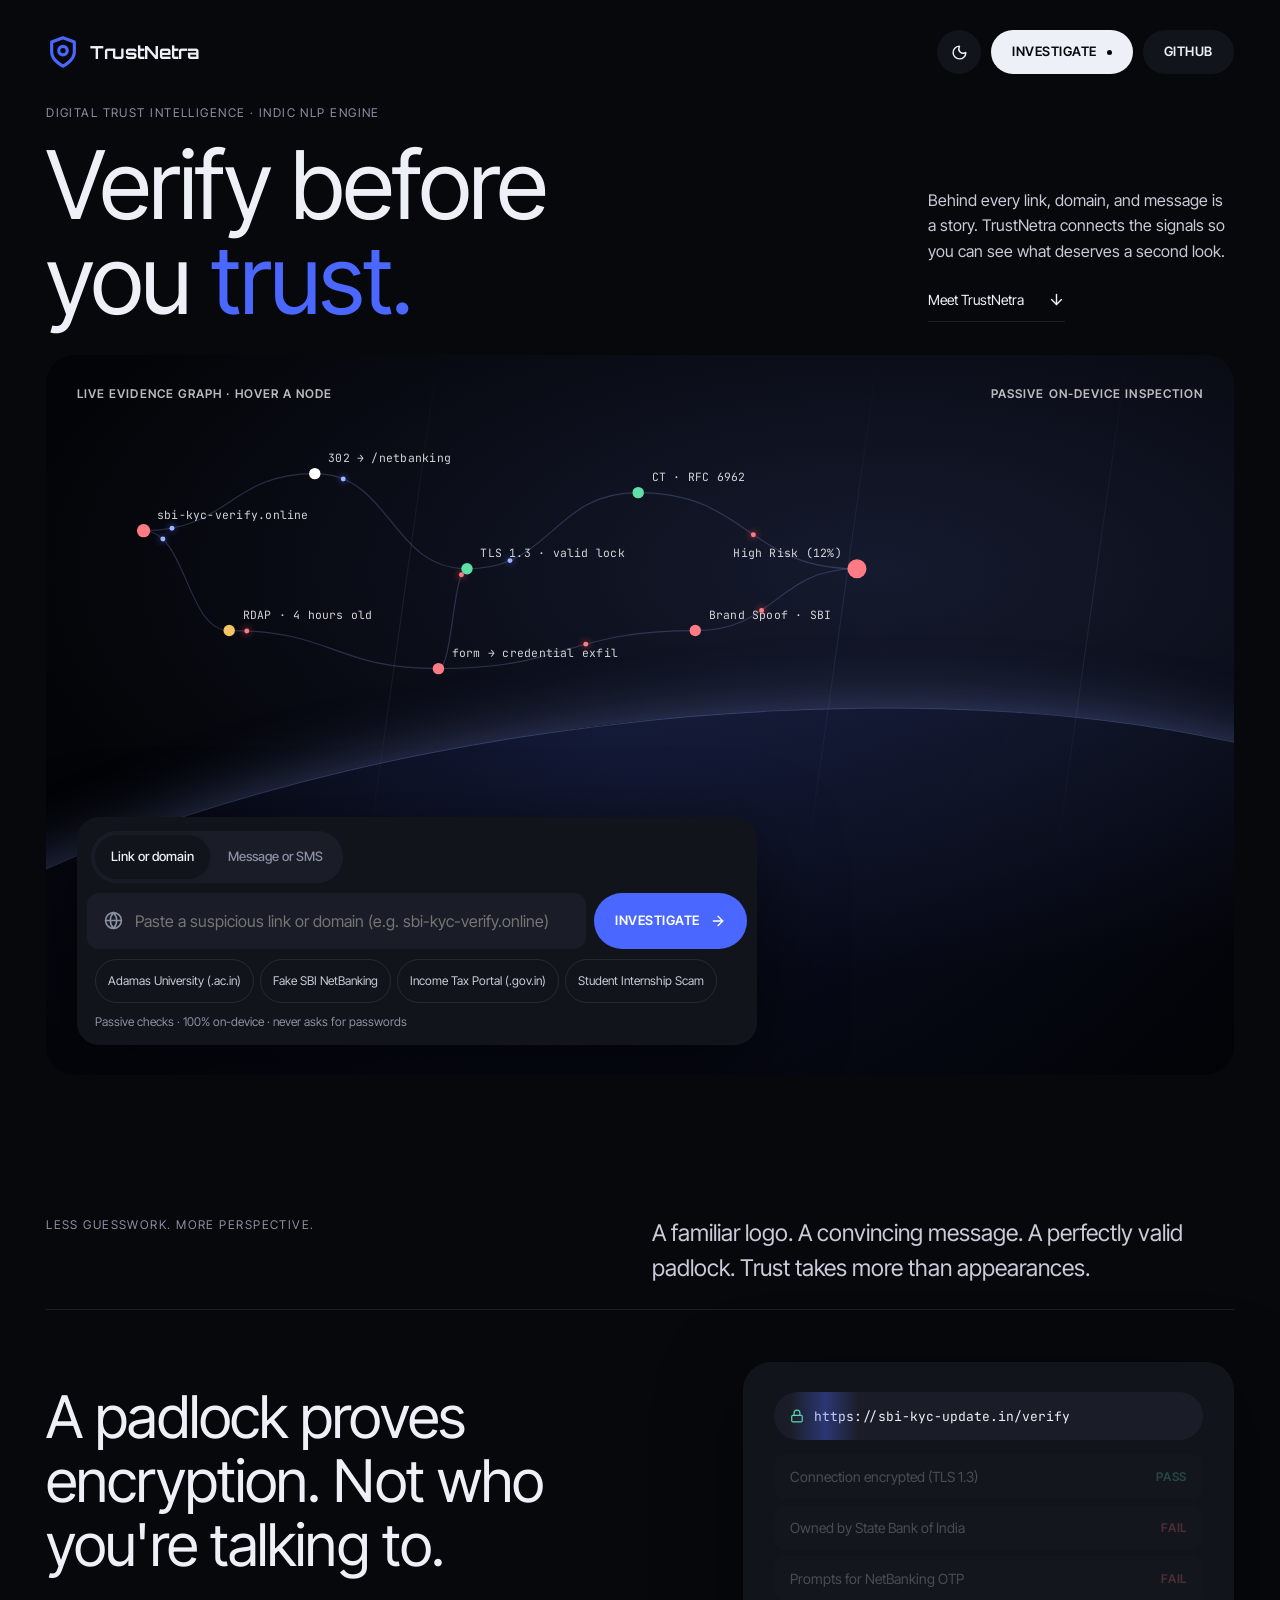
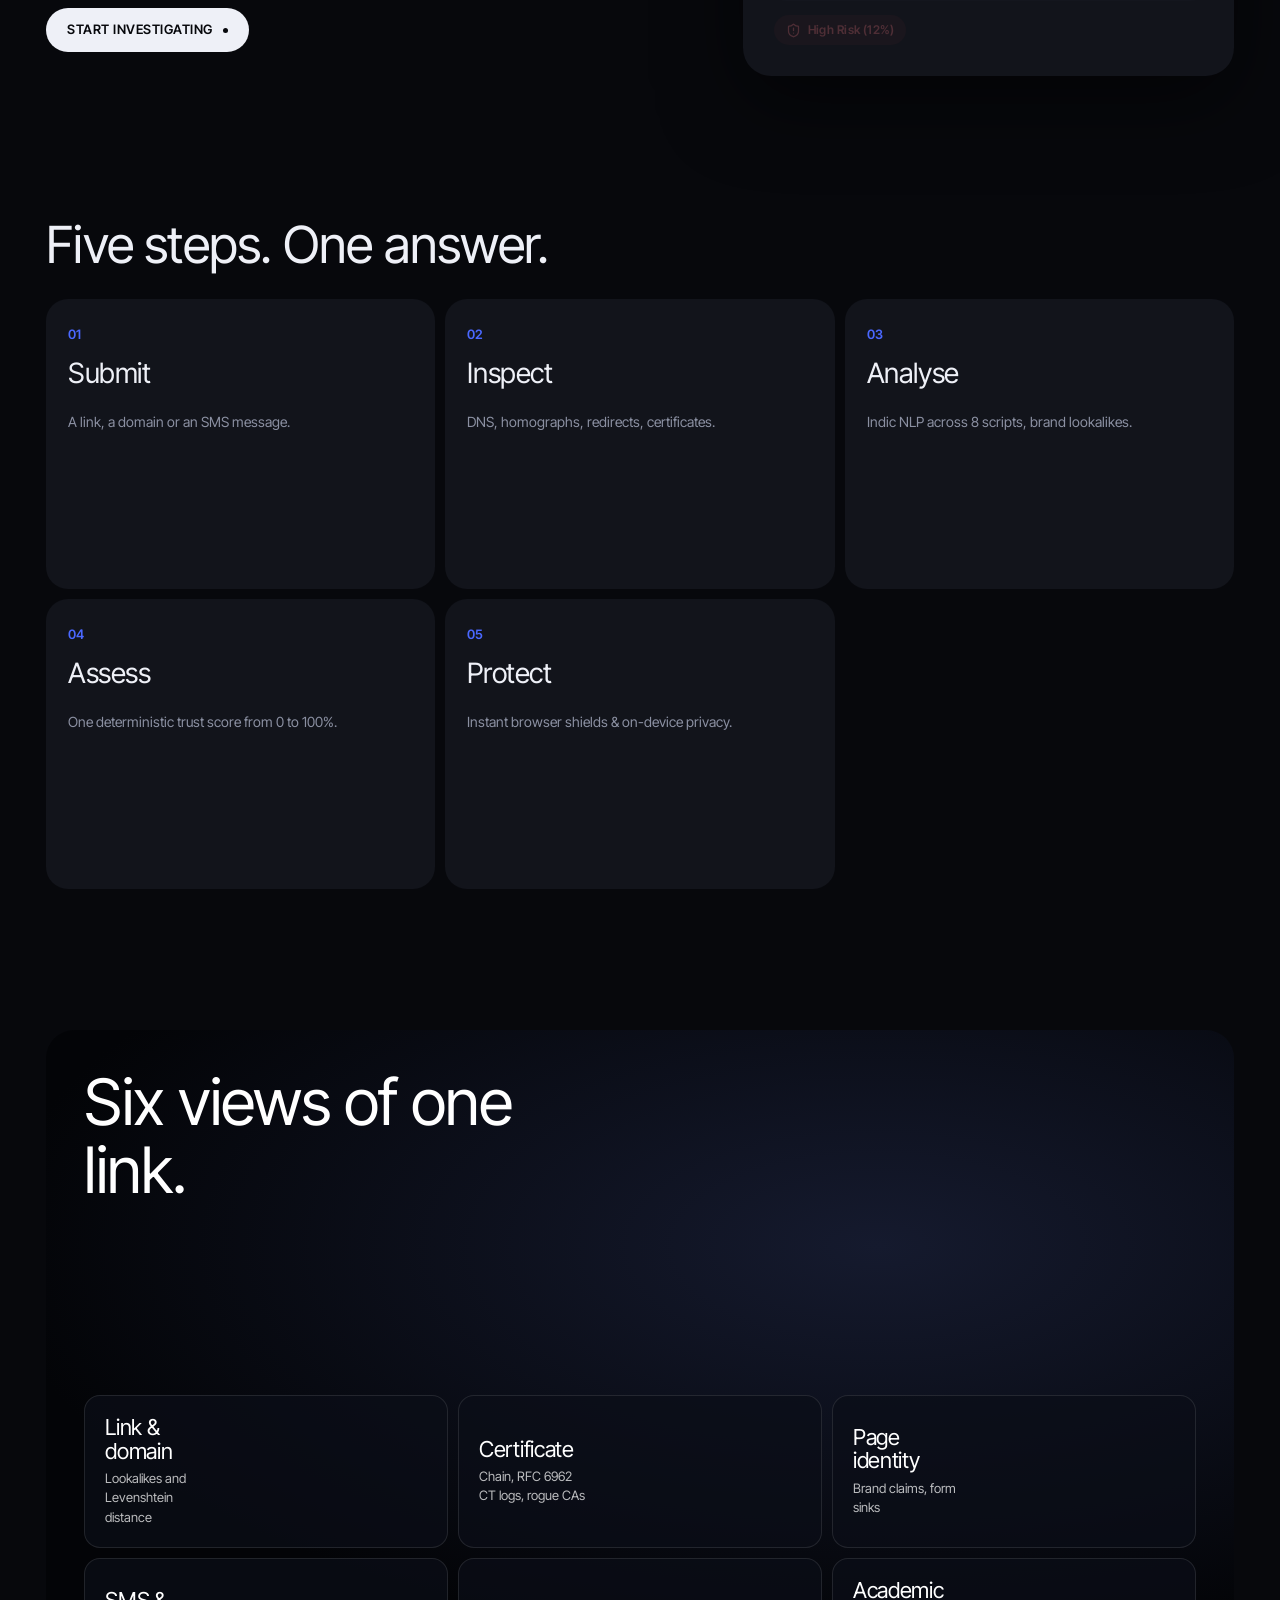
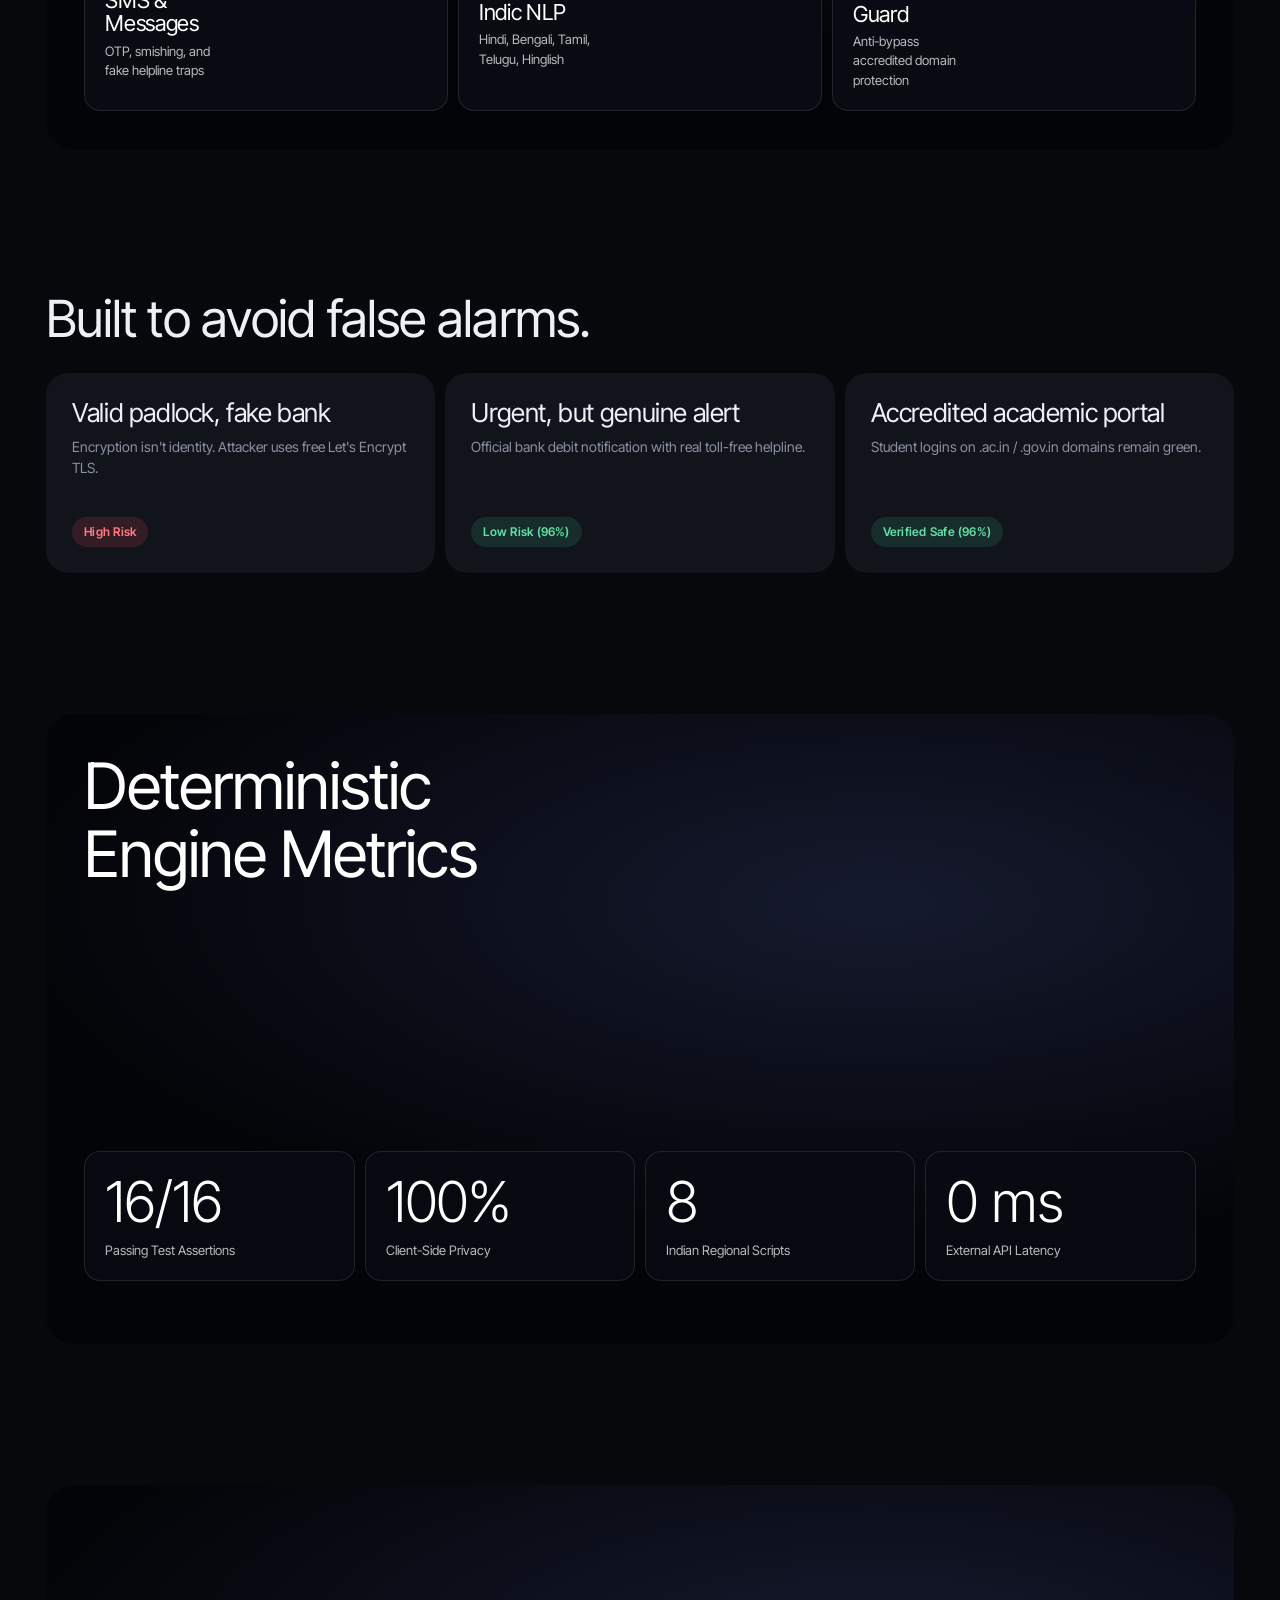
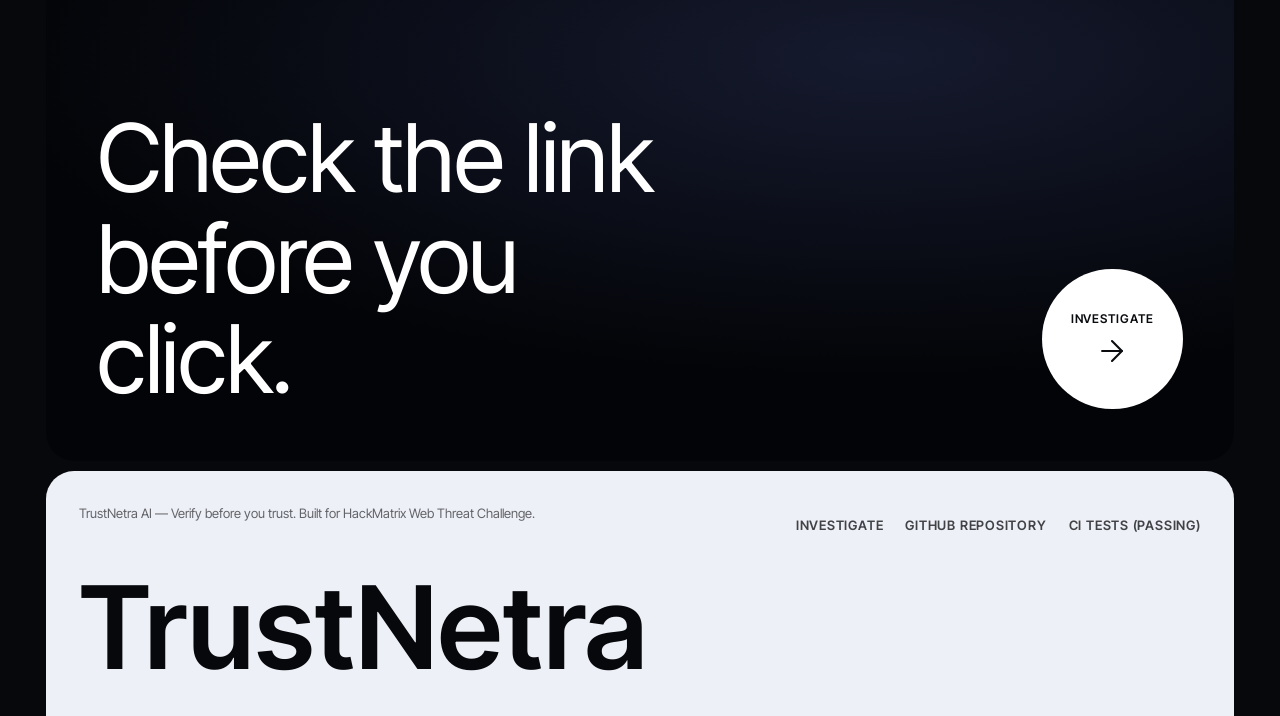
<file: index.html>
<!DOCTYPE html>
<html lang="en">
<head>
  <meta charset="utf-8">
  <meta name="viewport" content="width=device-width, initial-scale=1">
  <title>TrustNetra AI | Verify before you trust</title>
  <meta name="description" content="Investigate suspicious links, domains, and SMS messages. Evidence-backed digital trust reports with zero data collection.">
  
  <!-- Modern Fonts -->
  <link rel="preconnect" href="https://fonts.googleapis.com">
  <link rel="preconnect" href="https://fonts.gstatic.com" crossorigin>
  <link href="https://fonts.googleapis.com/css2?family=Inter+Tight:wght@300;400;500;600;700&family=JetBrains+Mono:wght@400;500&family=Orbitron:wght@900&display=swap" rel="stylesheet">
  
  <!-- VeriQ-Inspired High-Performance Stylesheet -->
  <link rel="stylesheet" href="/styles.css">

  <!-- Immediate Theme Initializer -->
  <script>
    (function(){
      try {
        var p = localStorage.getItem("theme") || "dark";
        document.documentElement.dataset.theme = p;
      } catch(e) {}
    })();
  </script>
</head>
<body>

  <!-- Top Header Navigation -->
  <header class="site-header">
    <div class="container" style="display:flex; justify-content:space-between; align-items:center;">
      <a aria-label="TrustNetra home" href="/" style="display:flex; align-items:center; gap:10px;">
        <span class="brand" style="display:flex; align-items:center; gap:10px;">
          <!-- Custom Shield / Netra Logo -->
          <svg width="34" height="34" viewBox="0 0 24 24" fill="none" stroke="var(--signal)" stroke-width="2.2" stroke-linecap="round" stroke-linejoin="round">
            <path d="M12 22s8-4 8-10V5l-8-3-8 3v7c0 6 8 10 8 10z"/>
            <circle cx="12" cy="11" r="3"/>
          </svg>
          <span class="brand-name" style="font-weight:700; font-size:18px; letter-spacing:-0.02em;">TrustNetra</span>
        </span>
      </a>

      <!-- Right Controls -->
      <div class="controls" style="display:flex; align-items:center; gap:10px;">
        <!-- Theme Toggle -->
        <button id="themeToggleBtn" aria-label="Toggle color theme" class="round" type="button" onclick="toggleTheme()">
          <svg xmlns="http://www.w3.org/2000/svg" width="17" height="17" viewBox="0 0 24 24" fill="none" stroke="currentColor" stroke-width="2" stroke-linecap="round" stroke-linejoin="round"><path d="M20.985 12.486a9 9 0 1 1-9.473-9.472c.405-.022.617.46.402.803a6 6 0 0 0 8.268 8.268c.344-.215.825-.004.803.401"></path></svg>
        </button>

        <a class="pill pill-dark hide-sm" href="#investigate-composer">
          Investigate <span class="dot"></span>
        </a>
        <a class="pill pill-light hide-sm" href="https://github.com/sayan04042007-arch/trust-netra-app" target="_blank" rel="noopener">
          GitHub
        </a>
      </div>
    </div>
  </header>

  <!-- Main Hero & Investigation Stage -->
  <main id="main-content">
    <section aria-labelledby="hero-title" class="hero container">
      
      <!-- Editorial Intro Copy -->
      <div class="hero-intro">
        <div>
          <p class="intro-eyebrow">Digital Trust Intelligence · Indic NLP Engine</p>
          <h1 class="hero-title" id="hero-title">Verify before you <em>trust.</em></h1>
        </div>
        <div class="hero-intro-copy">
          <p>Behind every link, domain, and message is a story. TrustNetra connects the signals so you can see what deserves a second look.</p>
          <a class="intro-link" href="#veriq-intro">
            Meet TrustNetra 
            <svg xmlns="http://www.w3.org/2000/svg" width="17" height="17" viewBox="0 0 24 24" fill="none" stroke="currentColor" stroke-width="2" stroke-linecap="round" stroke-linejoin="round"><path d="M12 5v14"></path><path d="m19 12-7 7-7-7"></path></svg>
          </a>
        </div>
      </div>

      <!-- Live Interactive Stage with Evidence Graph -->
      <div class="stage hero-stage landing-hero-stage">
        <div aria-hidden="true" class="signal-horizon">
          <span></span><span></span><span></span>
        </div>

        <div class="stage-top">
          <span>Live evidence graph · hover a node</span>
          <span>Passive on-device inspection</span>
        </div>

        <!-- SVG Evidence Graph with Flowing Packets -->
        <div class="hero-graph-slot">
          <div class="evidence-graph">
            <svg aria-label="Real-time evidence graph for threat analysis" role="img" viewBox="0 0 900 360">
              <g style="transform:translate(0px, 0px); transition:transform 600ms cubic-bezier(.16,1,.3,1)">
                <!-- Edge 1 -->
                <g>
                  <path class="g-edge" d="M70 110 C 160 110, 160 50, 250 50" id="edge-url-hop"></path>
                  <circle class="g-packet" r="2.6"><animateMotion begin="1.68s" dur="2.6s" repeatCount="indefinite"><mpath href="#edge-url-hop"></mpath></animateMotion></circle>
                </g>
                <!-- Edge 2 -->
                <g>
                  <path class="g-edge" d="M250 50 C 330 50, 330 150, 410 150" id="edge-hop-tls"></path>
                  <circle class="g-packet" r="2.6"><animateMotion begin="1.68s" dur="2.6s" repeatCount="indefinite"><mpath href="#edge-hop-tls"></mpath></animateMotion></circle>
                </g>
                <!-- Edge 3 -->
                <g>
                  <path class="g-edge" d="M410 150 C 500 150, 500 70, 590 70" id="edge-tls-ct"></path>
                  <circle class="g-packet" r="2.6"><animateMotion begin="1.49s" dur="2.6s" repeatCount="indefinite"><mpath href="#edge-tls-ct"></mpath></animateMotion></circle>
                </g>
                <!-- Edge 4 -->
                <g>
                  <path class="g-edge" d="M70 110 C 115 110, 115 215, 160 215" id="edge-url-age"></path>
                  <circle class="g-packet" r="2.6"><animateMotion begin="1.68s" dur="2.6s" repeatCount="indefinite"><mpath href="#edge-url-age"></mpath></animateMotion></circle>
                </g>
                <!-- Edge 5 -->
                <g>
                  <path class="g-edge" d="M160 215 C 270 215, 270 255, 380 255" id="edge-age-form"></path>
                  <circle class="g-packet bad" r="2.6"><animateMotion begin="1.87s" dur="2.6s" repeatCount="indefinite"><mpath href="#edge-age-form"></mpath></animateMotion></circle>
                </g>
                <!-- Edge 6 -->
                <g>
                  <path class="g-edge" d="M410 150 C 395 150, 395 255, 380 255" id="edge-tls-form"></path>
                  <circle class="g-packet bad" r="2.6"><animateMotion begin="1.87s" dur="2.6s" repeatCount="indefinite"><mpath href="#edge-tls-form"></mpath></animateMotion></circle>
                </g>
                <!-- Edge 7 -->
                <g>
                  <path class="g-edge" d="M380 255 C 515 255, 515 215, 650 215" id="edge-form-feed"></path>
                  <circle class="g-packet bad" r="2.6"><animateMotion begin="0.24s" dur="3.2s" repeatCount="indefinite"><mpath href="#edge-form-feed"></mpath></animateMotion></circle>
                </g>
                <!-- Edge 8 -->
                <g>
                  <path class="g-edge" d="M590 70 C 705 70, 705 150, 820 150" id="edge-ct-verdict"></path>
                  <circle class="g-packet bad" r="2.6"><animateMotion begin="0.07s" dur="3.8s" repeatCount="indefinite"><mpath href="#edge-ct-verdict"></mpath></animateMotion></circle>
                </g>
                <!-- Edge 9 -->
                <g>
                  <path class="g-edge" d="M650 215 C 735 215, 735 150, 820 150" id="edge-feed-verdict"></path>
                  <circle class="g-packet bad" r="2.6"><animateMotion begin="0.81s" dur="3.2s" repeatCount="indefinite"><mpath href="#edge-feed-verdict"></mpath></animateMotion></circle>
                </g>

                <!-- Graph Nodes -->
                <g class="g-node tone-bad" tabindex="0">
                  <circle class="g-halo" cx="70" cy="110" r="17"></circle>
                  <circle class="g-dot" cx="70" cy="110" r="7"></circle>
                  <text text-anchor="start" x="84" y="98">sbi-kyc-verify.online</text>
                </g>
                <g class="g-node tone-info" tabindex="0">
                  <circle class="g-halo" cx="250" cy="50" r="16"></circle>
                  <circle class="g-dot" cx="250" cy="50" r="6"></circle>
                  <text text-anchor="start" x="264" y="38">302 → /netbanking</text>
                </g>
                <g class="g-node tone-ok" tabindex="0">
                  <circle class="g-halo" cx="410" cy="150" r="16"></circle>
                  <circle class="g-dot" cx="410" cy="150" r="6"></circle>
                  <text text-anchor="start" x="424" y="138">TLS 1.3 · valid lock</text>
                </g>
                <g class="g-node tone-ok" tabindex="0">
                  <circle class="g-halo" cx="590" cy="70" r="16"></circle>
                  <circle class="g-dot" cx="590" cy="70" r="6"></circle>
                  <text text-anchor="start" x="604" y="58">CT · RFC 6962</text>
                </g>
                <g class="g-node tone-warn" tabindex="0">
                  <circle class="g-halo" cx="160" cy="215" r="16"></circle>
                  <circle class="g-dot" cx="160" cy="215" r="6"></circle>
                  <text text-anchor="start" x="174" y="203">RDAP · 4 hours old</text>
                </g>
                <g class="g-node tone-bad" tabindex="0">
                  <circle class="g-halo" cx="380" cy="255" r="16"></circle>
                  <circle class="g-dot" cx="380" cy="255" r="6"></circle>
                  <text text-anchor="start" x="394" y="243">form → credential exfil</text>
                </g>
                <g class="g-node tone-bad" tabindex="0">
                  <circle class="g-halo" cx="650" cy="215" r="16"></circle>
                  <circle class="g-dot" cx="650" cy="215" r="6"></circle>
                  <text text-anchor="start" x="664" y="203">Brand Spoof · SBI</text>
                </g>
                <g class="g-node tone-bad" tabindex="0">
                  <circle class="g-halo" cx="820" cy="150" r="20"></circle>
                  <circle class="g-dot" cx="820" cy="150" r="10"></circle>
                  <text text-anchor="end" x="804" y="138">High Risk (12%)</text>
                </g>
              </g>
            </svg>
          </div>
        </div>

        <!-- The Investigation Composer Box -->
        <div id="investigate-composer" class="composer" data-mode="url">
          <!-- Slide Tabs -->
          <div aria-label="What to investigate" class="tabs slide-group" role="tablist">
            <button id="tabUrlBtn" aria-selected="true" role="tab" type="button" onclick="switchScanMode('url')">
              <span class="slide-pill"></span>Link or domain
            </button>
            <button id="tabMsgBtn" aria-selected="false" role="tab" type="button" onclick="switchScanMode('msg')">
              Message or SMS
            </button>
          </div>

          <!-- URL Scanner Mode -->
          <div id="urlScannerBox">
            <div class="composer-row">
              <label class="field" for="urlInput">
                <svg xmlns="http://www.w3.org/2000/svg" width="19" height="19" viewBox="0 0 24 24" fill="none" stroke="var(--muted)" stroke-width="2" stroke-linecap="round" stroke-linejoin="round"><circle cx="12" cy="12" r="10"></circle><path d="M12 2a14.5 14.5 0 0 0 0 20 14.5 14.5 0 0 0 0-20"></path><path d="M2 12h20"></path></svg>
                <span class="sr-only">Suspicious link or domain</span>
                <input id="urlInput" autocomplete="off" spellcheck="false" inputmode="url" placeholder="Paste a suspicious link or domain (e.g. sbi-kyc-verify.online)" onkeydown="if(event.key==='Enter') startScan();">
              </label>
              <button class="pill pill-signal" type="button" onclick="startScan()">
                Investigate 
                <svg xmlns="http://www.w3.org/2000/svg" width="16" height="16" viewBox="0 0 24 24" fill="none" stroke="currentColor" stroke-width="2" stroke-linecap="round" stroke-linejoin="round"><path d="M5 12h14"></path><path d="m12 5 7 7-7 7"></path></svg>
              </button>
            </div>

            <!-- Quick Example Chips -->
            <div class="composer-foot">
              <span class="chips">
                <button class="chip" type="button" onclick="loadScenario('adamas')">Adamas University (.ac.in)</button>
                <button class="chip" type="button" onclick="loadScenario('sbi')">Fake SBI NetBanking</button>
                <button class="chip" type="button" onclick="loadScenario('incometax')">Income Tax Portal (.gov.in)</button>
                <button class="chip" type="button" onclick="loadScenario('job')">Student Internship Scam</button>
              </span>
              <span>Passive checks · 100% on-device · never asks for passwords</span>
            </div>
          </div>

          <!-- Message Scanner Mode -->
          <div id="messageScannerView" style="display:none;">
            <div class="composer-row" style="flex-direction:column; align-items:stretch;">
              <label class="field" for="msgInput" style="height:auto; min-height:80px; align-items:flex-start; padding:12px 18px;">
                <svg xmlns="http://www.w3.org/2000/svg" width="19" height="19" viewBox="0 0 24 24" fill="none" stroke="var(--muted)" stroke-width="2" stroke-linecap="round" stroke-linejoin="round" style="margin-top:4px;"><path d="m3 21 1.9-5.7a8.5 8.5 0 1 1 3.8 3.8z"></path></svg>
                <textarea id="msgInput" class="composer-textarea" placeholder="Paste a suspicious SMS, email, or message in English, Hindi, Bengali, Tamil, Telugu, etc."></textarea>
              </label>
              <div style="display:flex; justify-content:flex-end; margin-top:12px;">
                <button class="pill pill-signal" type="button" onclick="startMessageAnalysis()">
                  Analyze Message 
                  <svg xmlns="http://www.w3.org/2000/svg" width="16" height="16" viewBox="0 0 24 24" fill="none" stroke="currentColor" stroke-width="2" stroke-linecap="round" stroke-linejoin="round"><path d="M5 12h14"></path><path d="m12 5 7 7-7 7"></path></svg>
                </button>
              </div>
            </div>

            <!-- Quick SMS Preset Chips -->
            <div class="composer-foot">
              <span class="chips">
                <button class="chip" type="button" onclick="loadMsgPreset('sbi')">Fake SBI ATM Smishing SMS</button>
                <button class="chip" type="button" onclick="loadMsgPreset('real_sbi')">Genuine SBI Alert SMS</button>
                <button class="chip" type="button" onclick="loadMsgPreset('hindi')">Hindi Account Threat</button>
                <button class="chip" type="button" onclick="loadMsgPreset('power')">Electricity Disconnection Panic</button>
              </span>
              <span>Multilingual Indic NLP · 8 Scripts Supported</span>
            </div>
          </div>

        </div>

      </div>

      <!-- Investigation Progress Track (Hidden by default) -->
      <div id="scanProgress" class="container">
        <div class="progress-head">
          <span id="progressText">1/4: DNS analysis & typosquatting detection...</span>
          <span id="progressPct" class="mono">15%</span>
        </div>
        <div class="progress-track">
          <div id="progressFill" class="progress-fill"></div>
        </div>
      </div>

      <!-- URL Results Presentation Card (Hidden by default) -->
      <section id="resultsSection" class="container">
        <article class="result-card">
          <div class="result-header">
            <!-- Score Gauge -->
            <div class="score-circle" id="gaugeCircle">
              <span class="score-number" id="gaugeScore">96%</span>
              <span class="score-label">Trust Score</span>
            </div>
            
            <!-- Verdict Text Details -->
            <div>
              <span id="verdictBadge" class="verdict-badge badge-success">VERIFIED SAFE</span>
              <h2 id="verdictTitle" class="verdict-headline">Verified Authentic Destination</h2>
              <p id="verdictDesc" class="verdict-summary">This domain satisfies strict cryptographic root standards and displays authentic identity attribution.</p>
              <div id="actionCallout" class="advice-banner">
                <b>Recommended Action:</b> Safe for standard navigation.
              </div>

              <!-- Victim Incident Response & Triage Guide -->
              <div class="triage-section">
                <div class="triage-head">
                  <div>
                    <span class="intro-eyebrow" style="color:var(--signal);">🛡️ What Should You Do? (Emergency Triage)</span>
                    <h3 style="font-size:16px; font-weight:600; margin-top:2px;">Select what happened for instant recovery steps:</h3>
                  </div>
                  <div class="emergency-badge">
                    <span>National Cyber Crime Helpline: <b>1930</b></span>
                  </div>
                </div>

                <div class="triage-pills">
                  <button class="triage-pill active" type="button" onclick="selectTriageStep(0, this)">1. I only viewed it</button>
                  <button class="triage-pill" type="button" onclick="selectTriageStep(1, this)">2. I clicked the link</button>
                  <button class="triage-pill" type="button" onclick="selectTriageStep(2, this)">3. I entered password / MPIN</button>
                  <button class="triage-pill" type="button" onclick="selectTriageStep(3, this)">4. I shared OTP / forwarded SMS</button>
                  <button class="triage-pill" type="button" onclick="selectTriageStep(4, this)">5. I sent money / approved UPI</button>
                </div>

                <div id="triageActionDetail" class="triage-detail-box"></div>
              </div>
            </div>
          </div>

          <!-- Factor Pillars Breakdown -->
          <div>
            <p class="intro-eyebrow" style="margin-bottom:12px;">Inspection Signals Breakdown</p>
            <div class="pillars-grid">
              <div class="pillar-card">
                <span class="pillar-label">Brand & Authority</span>
                <span class="pillar-value" id="mBrand">Verified Entity</span>
              </div>
              <div class="pillar-card">
                <span class="pillar-label">Typosquatting Risk</span>
                <span class="pillar-value mono" id="mTypo">Clean (0.00)</span>
              </div>
              <div class="pillar-card">
                <span class="pillar-label">Domain Age</span>
                <span class="pillar-value" id="mAge">Established Authority</span>
              </div>
              <div class="pillar-card">
                <span class="pillar-label">TLD Reputation</span>
                <span class="pillar-value mono" id="mTLD">.ac.in</span>
              </div>
              <div class="pillar-card">
                <span class="pillar-label">TLS & Certificate</span>
                <span class="pillar-value" id="mPadlock">Valid Padlock</span>
              </div>
              <div class="pillar-card">
                <span class="pillar-label">Certificate Authority</span>
                <span class="pillar-value" id="mCA">Sectigo Academic Root</span>
              </div>
              <div class="pillar-card">
                <span class="pillar-label">CT Log Monitoring</span>
                <span class="pillar-value mono" id="mCT">RFC 6962 Logged</span>
              </div>
              <div class="pillar-card">
                <span class="pillar-label">DOM Sink Form Check</span>
                <span class="pillar-value" id="mForms">CLEAN (Origin Bound)</span>
              </div>
              <div class="pillar-card">
                <span class="pillar-label">HSTS & Transport</span>
                <span class="pillar-value mono" id="mHSTS">ENABLED</span>
              </div>
              <div class="pillar-card">
                <span class="pillar-label">Security Grade</span>
                <span class="pillar-value" id="mGrade">Grade A</span>
              </div>
              <div class="pillar-card">
                <span class="pillar-label">Threat Classification</span>
                <span class="pillar-value" id="mClass">Accredited Institution</span>
              </div>
              <div class="pillar-card">
                <span class="pillar-label">Community Flags</span>
                <span class="pillar-value mono" id="mFlags">0 Security Flags</span>
              </div>
            </div>
          </div>

          <!-- Metadata Strip -->
          <div class="meta-strip">
            <span>Timestamp: <b id="metaTimestamp">Just now</b></span>
            <span>Confidence: <b id="metaConfidence">98% Deterministic</b></span>
            <span>Proof Sources: <b id="metaSources">Certificate Transparency Logs · RFC 6962</b></span>
          </div>
        </article>
      </section>

      <!-- SMS Results Presentation Card (Hidden by default) -->
      <section id="msgResultCard" class="container" style="display:none;">
        <article class="result-card">
          <div class="result-header">
            <div class="score-circle" style="border-color:var(--bad);">
              <span class="score-number" id="msgUrgencyScore" style="color:var(--bad);">85%</span>
              <span class="score-label">Threat Score</span>
            </div>
            <div>
              <span id="msgRiskPill" class="verdict-badge badge-danger">🚨 HIGH RISK: MALICIOUS SCAM DETECTED</span>
              <span id="msgLangPill" class="verdict-badge" style="background:var(--surface-2); color:var(--ink); margin-left:8px;">🌐 English (Global NLP Core)</span>
              <h2 id="msgTitle" class="verdict-headline">Urgent Social Engineering Threat</h2>
              <p class="verdict-summary">The parsed message displays predatory psychological coercion patterns characteristic of financial smishing attacks.</p>
            </div>
          </div>

          <!-- Extracted Entities -->
          <div class="sms-entities-row">
            <div class="sms-entity-item">
              <span class="sms-entity-label">Embedded Link</span>
              <span class="sms-entity-val" id="msgExtractedUrl">None</span>
            </div>
            <div class="sms-entity-item">
              <span class="sms-entity-label">Suspicious Phone / Helpline</span>
              <span class="sms-entity-val" id="msgExtractedPhone">None</span>
            </div>
            <div class="sms-entity-item">
              <span class="sms-entity-label">Payment Gateway / UPI</span>
              <span class="sms-entity-val" id="msgExtractedUpi">None</span>
            </div>
          </div>

          <!-- Social Engineering Tactics -->
          <div>
            <p class="intro-eyebrow">Detected Psychological Traps & Indicators</p>
            <div id="msgTactics" class="sms-tactics-box"></div>
          </div>

          <!-- Victim Incident Response & Triage Guide for SMS -->
          <div class="triage-section">
            <div class="triage-head">
              <div>
                <span class="intro-eyebrow" style="color:var(--bad);">🚨 Smishing Incident Recovery Guide</span>
                <h3 style="font-size:16px; font-weight:600; margin-top:2px;">Did you interact with this message? Select your situation:</h3>
              </div>
              <div class="emergency-badge">
                <span>National Cyber Helpline: <b>1930</b></span>
              </div>
            </div>

            <div class="triage-pills">
              <button class="triage-pill active" type="button" onclick="selectTriageStep(0, this)">1. I only read the SMS</button>
              <button class="triage-pill" type="button" onclick="selectTriageStep(1, this)">2. I clicked the link</button>
              <button class="triage-pill" type="button" onclick="selectTriageStep(2, this)">3. I called the number / gave MPIN</button>
              <button class="triage-pill" type="button" onclick="selectTriageStep(3, this)">4. I forwarded the SMS / gave OTP</button>
              <button class="triage-pill" type="button" onclick="selectTriageStep(4, this)">5. I approved UPI payment</button>
            </div>

            <div id="msgTriageActionDetail" class="triage-detail-box"></div>
          </div>

          <div style="display:flex; justify-content:space-between; align-items:center;">
            <button class="pill pill-signal" type="button" onclick="handoffMessageUrl()">
              Scan Extracted Link In Deep Engine →
            </button>
            <button class="pill pill-light" type="button" onclick="document.getElementById('msgResultCard').style.display='none'">
              Close Analysis
            </button>
          </div>
        </article>
      </section>

    </section>

    <!-- Section: A Padlock Proves Encryption, Not Identity -->
    <section aria-labelledby="statement" class="section container veriq-intro" id="veriq-intro">
      <div class="intro-heading">
        <p class="intro-eyebrow">Less guesswork. More perspective.</p>
        <p>A familiar logo. A convincing message. A perfectly valid padlock. Trust takes more than appearances.</p>
      </div>

      <div class="statement-grid">
        <div>
          <h2 class="statement" id="statement">
            A padlock proves encryption. Not who you're talking to.
          </h2>
          <div>
            <a class="pill pill-dark" style="margin-top:32px" href="#investigate-composer">
              Start investigating <span class="dot"></span>
            </a>
          </div>
        </div>

        <div>
          <!-- Animated Fake Address Bar Demo -->
          <div aria-label="Example: a valid padlock on a site that is not the bank" class="addr-demo" role="img">
            <div class="addr-bar">
              <svg xmlns="http://www.w3.org/2000/svg" width="14" height="14" viewBox="0 0 24 24" fill="none" stroke="currentColor" stroke-width="2" stroke-linecap="round" stroke-linejoin="round"><rect width="18" height="11" x="3" y="11" rx="2" ry="2"></rect><path d="M7 11V7a5 5 0 0 1 10 0v4"></path></svg>
              <span>https://sbi-kyc-update.in/verify</span>
              <i class="addr-scan"></i>
            </div>
            <ul class="addr-checks">
              <li class="ok"><span>Connection encrypted (TLS 1.3)</span><b>Pass</b></li>
              <li class="bad"><span>Owned by State Bank of India</span><b>Fail</b></li>
              <li class="bad"><span>Prompts for NetBanking OTP</span><b>Fail</b></li>
            </ul>
            <div class="addr-verdict">
              <span class="risk risk-high_risk">
                <svg xmlns="http://www.w3.org/2000/svg" width="15" height="15" viewBox="0 0 24 24" fill="none" stroke="currentColor" stroke-width="2" stroke-linecap="round" stroke-linejoin="round"><path d="M20 13c0 5-3.5 7.5-7.66 8.95a1 1 0 0 1-.67-.01C7.5 20.5 4 18 4 13V6a1 1 0 0 1 1-1c2 0 4.5-1.2 6.24-2.72a1.17 1.17 0 0 1 1.52 0C14.51 3.81 17 5 19 5a1 1 0 0 1 1 1z"></path><path d="M12 8v4"></path><path d="M12 16h.01"></path></svg>
                High Risk (12%)
              </span>
            </div>
          </div>
        </div>
      </div>
    </section>

    <!-- Section: The 5-Step Journey -->
    <section aria-labelledby="journey-title" class="section container" id="method">
      <div class="section-head">
        <h2 id="journey-title">Five steps. One answer.</h2>
      </div>
      <div class="journey">
        <article class="journey-card">
          <div class="journey-top"><span class="num">01</span></div>
          <h3>Submit</h3>
          <p>A link, a domain or an SMS message.</p>
        </article>
        <article class="journey-card">
          <div class="journey-top"><span class="num">02</span></div>
          <h3>Inspect</h3>
          <p>DNS, homographs, redirects, certificates.</p>
        </article>
        <article class="journey-card">
          <div class="journey-top"><span class="num">03</span></div>
          <h3>Analyse</h3>
          <p>Indic NLP across 8 scripts, brand lookalikes.</p>
        </article>
        <article class="journey-card">
          <div class="journey-top"><span class="num">04</span></div>
          <h3>Assess</h3>
          <p>One deterministic trust score from 0 to 100%.</p>
        </article>
        <article class="journey-card">
          <div class="journey-top"><span class="num">05</span></div>
          <h3>Protect</h3>
          <p>Instant browser shields & on-device privacy.</p>
        </article>
      </div>
    </section>

    <!-- Section: Six Views of One Link -->
    <section aria-labelledby="views-title" class="section container">
      <div class="stage views-stage">
        <h2 id="views-title">Six views of one link.</h2>
        <div class="views-grid">
          <article class="glass view-card">
            <div>
              <h3>Link & domain</h3>
              <p>Lookalikes and Levenshtein distance</p>
            </div>
          </article>
          <article class="glass view-card">
            <div>
              <h3>Certificate</h3>
              <p>Chain, RFC 6962 CT logs, rogue CAs</p>
            </div>
          </article>
          <article class="glass view-card">
            <div>
              <h3>Page identity</h3>
              <p>Brand claims, form sinks</p>
            </div>
          </article>
          <article class="glass view-card">
            <div>
              <h3>SMS & Messages</h3>
              <p>OTP, smishing, and fake helpline traps</p>
            </div>
          </article>
          <article class="glass view-card">
            <div>
              <h3>Indic NLP</h3>
              <p>Hindi, Bengali, Tamil, Telugu, Hinglish</p>
            </div>
          </article>
          <article class="glass view-card">
            <div>
              <h3>Academic Guard</h3>
              <p>Anti-bypass accredited domain protection</p>
            </div>
          </article>
        </div>
      </div>
    </section>

    <!-- Section: Built to Avoid False Alarms -->
    <section aria-labelledby="cases-title" class="section container">
      <div class="section-head">
        <h2 id="cases-title">Built to avoid false alarms.</h2>
      </div>
      <div class="cases">
        <article class="case">
          <h3>Valid padlock, fake bank</h3>
          <p>Encryption isn't identity. Attacker uses free Let's Encrypt TLS.</p>
          <span class="risk risk-high_risk">High Risk</span>
        </article>
        <article class="case">
          <h3>Urgent, but genuine alert</h3>
          <p>Official bank debit notification with real toll-free helpline.</p>
          <span class="risk risk-low_risk">Low Risk (96%)</span>
        </article>
        <article class="case">
          <h3>Accredited academic portal</h3>
          <p>Student logins on .ac.in / .gov.in domains remain green.</p>
          <span class="risk risk-low_risk">Verified Safe (96%)</span>
        </article>
      </div>
    </section>

    <!-- Live Stream / Stats Section -->
    <section aria-labelledby="stream-title" class="section container">
      <div class="stage stream-stage">
        <div class="stream-top">
          <h2 id="stream-title">Deterministic Engine Metrics</h2>
          <span class="meta-chip glass-chip"><span class="live-dot"></span> Live Automated Suite</span>
        </div>
        <div class="stream-stats">
          <div class="glass solid stream-stat">
            <strong>16/16</strong>
            <span>Passing Test Assertions</span>
          </div>
          <div class="glass solid stream-stat">
            <strong>100%</strong>
            <span>Client-Side Privacy</span>
          </div>
          <div class="glass solid stream-stat">
            <strong>8</strong>
            <span>Indian Regional Scripts</span>
          </div>
          <div class="glass solid stream-stat">
            <strong>0 ms</strong>
            <span>External API Latency</span>
          </div>
        </div>
      </div>
    </section>

    <!-- Call to Action Banner -->
    <section aria-labelledby="cta-title" class="section container">
      <div class="stage cta-stage">
        <h2 id="cta-title">Check the link before you click.</h2>
        <a aria-label="Start an investigation" class="cta-button" href="#investigate-composer">
          <span>Investigate</span>
          <svg xmlns="http://www.w3.org/2000/svg" width="34" height="34" viewBox="0 0 24 24" fill="none" stroke="currentColor" stroke-width="1.5" stroke-linecap="round" stroke-linejoin="round"><path d="M5 12h14"></path><path d="m12 5 7 7-7 7"></path></svg>
        </a>
      </div>
    </section>
  </main>

  <!-- Site Footer -->
  <footer class="site-footer">
    <div class="container">
      <div class="footer-inner">
        <div class="footer-top">
          <p class="footer-note">TrustNetra AI — Verify before you trust. Built for HackMatrix Web Threat Challenge.</p>
          <nav aria-label="Footer">
            <a href="#investigate-composer">Investigate</a>
            <a href="https://github.com/sayan04042007-arch/trust-netra-app" target="_blank" rel="noopener">GitHub Repository</a>
            <a href="https://github.com/sayan04042007-arch/trust-netra-app/actions" target="_blank" rel="noopener">CI Tests (Passing)</a>
          </nav>
        </div>
        <div aria-hidden="true" class="footer-word">TrustNetra</div>
      </div>
    </div>
  </footer>

  <!-- Application Engine Script -->
  <script src="/app.js"></script>
</body>
</html>
</file>
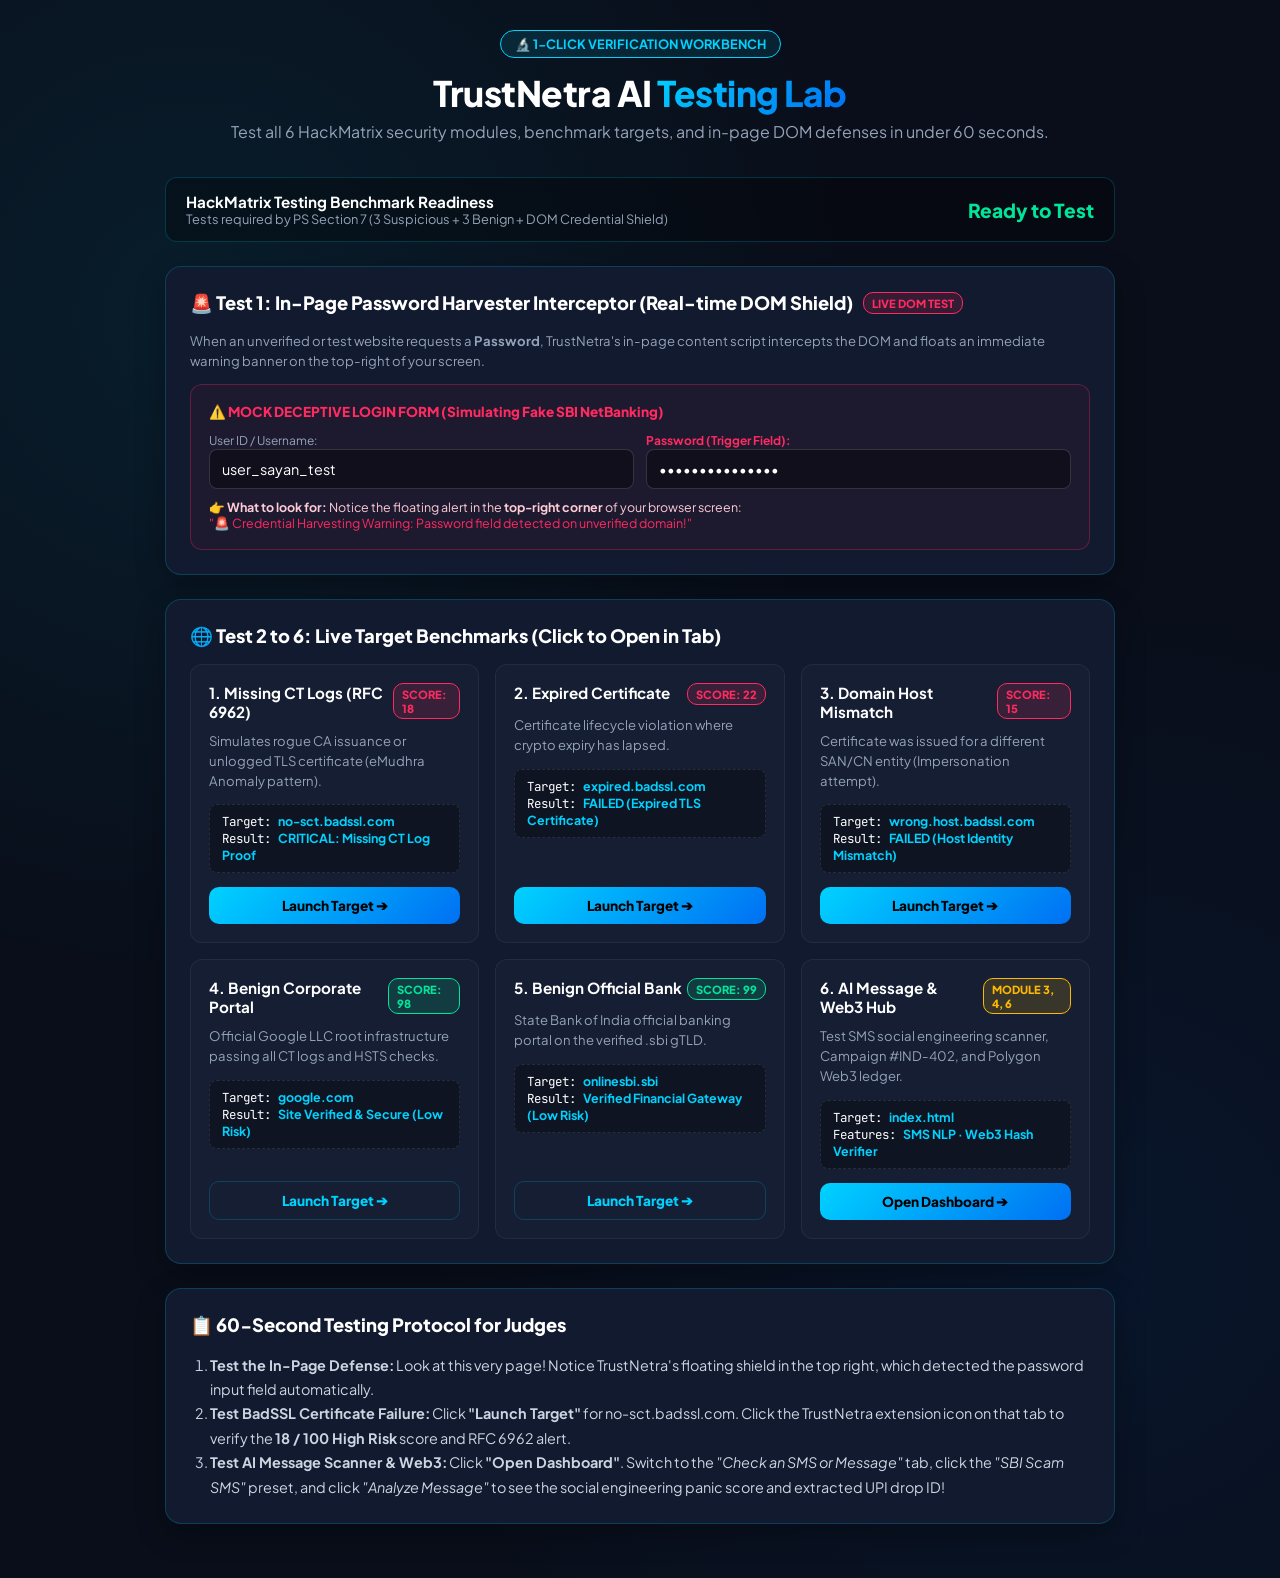
<file: test-lab.html>
<!DOCTYPE html>
<html lang="en">
<head>
<meta charset="UTF-8">
<meta name="viewport" content="width=device-width, initial-scale=1.0">
<title>TrustNetra AI — Interactive Security Testing Lab</title>
<link rel="preconnect" href="https://fonts.googleapis.com">
<link rel="preconnect" href="https://fonts.gstatic.com" crossorigin>
<link href="https://fonts.googleapis.com/css2?family=Plus+Jakarta+Sans:wght@400;500;600;700;800&family=JetBrains+Mono:wght@400;500;600&display=swap" rel="stylesheet">
<style>
  :root {
    --bg: #090e1a;
    --card: #111a2e;
    --border: rgba(0, 210, 255, 0.2);
    --cyan: #00d2ff;
    --blue: #0070f3;
    --danger: #ff2a5f;
    --warning: #ffb800;
    --success: #00e599;
    --text: #ffffff;
    --dim: #94a3b8;
  }
  * { margin:0; padding:0; box-sizing:border-box; font-family:'Plus Jakarta Sans', sans-serif; }
  body {
    background: var(--bg);
    color: var(--text);
    padding: 30px 20px;
    min-height: 100vh;
    background-image: 
      radial-gradient(circle at 15% 20%, rgba(0, 210, 255, 0.08) 0%, transparent 40%),
      radial-gradient(circle at 85% 80%, rgba(0, 112, 243, 0.08) 0%, transparent 40%);
  }
  .container { max-width: 950px; margin: 0 auto; }
  
  header {
    text-align: center;
    margin-bottom: 35px;
  }
  .badge {
    display: inline-block;
    background: rgba(0, 210, 255, 0.1);
    border: 1px solid var(--cyan);
    color: var(--cyan);
    padding: 5px 14px;
    border-radius: 20px;
    font-size: 0.8rem;
    font-weight: 700;
    margin-bottom: 12px;
  }
  h1 { font-size: 2.2rem; font-weight: 800; letter-spacing: -0.5px; }
  h1 span {
    background: linear-gradient(135deg, var(--cyan), var(--blue));
    -webkit-background-clip: text;
    -webkit-text-fill-color: transparent;
  }
  p.sub { color: var(--dim); font-size: 1rem; margin-top: 6px; }

  .card {
    background: var(--card);
    border: 1px solid var(--border);
    border-radius: 16px;
    padding: 24px;
    margin-bottom: 24px;
    box-shadow: 0 10px 30px rgba(0,0,0,0.3);
  }
  .card-title {
    font-size: 1.15rem;
    font-weight: 800;
    margin-bottom: 16px;
    display: flex;
    align-items: center;
    gap: 10px;
  }

  .grid {
    display: grid;
    grid-template-columns: repeat(auto-fit, minmax(280px, 1fr));
    gap: 16px;
  }

  .test-item {
    background: rgba(255,255,255,0.02);
    border: 1px solid rgba(255,255,255,0.06);
    border-radius: 12px;
    padding: 18px;
    display: flex;
    flex-direction: column;
    justify-content: space-between;
    transition: all 0.2s ease;
  }
  .test-item:hover {
    border-color: rgba(0, 210, 255, 0.4);
    transform: translateY(-2px);
  }
  .test-head {
    display: flex;
    justify-content: space-between;
    align-items: flex-start;
    margin-bottom: 10px;
  }
  .test-name { font-weight: 700; font-size: 0.95rem; color: #fff; }
  .test-tag {
    font-size: 0.7rem;
    font-weight: 800;
    padding: 3px 8px;
    border-radius: 10px;
    text-transform: uppercase;
  }
  .tag-danger { background: rgba(255, 42, 95, 0.15); color: var(--danger); border: 1px solid var(--danger); }
  .tag-warning { background: rgba(255, 184, 0, 0.15); color: var(--warning); border: 1px solid var(--warning); }
  .tag-success { background: rgba(0, 229, 153, 0.15); color: var(--success); border: 1px solid var(--success); }

  .test-desc { font-size: 0.82rem; color: var(--dim); line-height: 1.5; margin-bottom: 14px; }
  .expected-box {
    background: rgba(0,0,0,0.3);
    border-radius: 8px;
    padding: 8px 12px;
    font-size: 0.78rem;
    font-family: 'JetBrains Mono', monospace;
    margin-bottom: 14px;
    border: 1px dashed rgba(255,255,255,0.1);
  }
  .expected-box b { color: var(--cyan); }

  .btn {
    background: linear-gradient(135deg, var(--cyan), var(--blue));
    color: #000;
    border: none;
    padding: 10px 16px;
    border-radius: 10px;
    font-weight: 800;
    font-size: 0.85rem;
    cursor: pointer;
    text-decoration: none;
    display: inline-flex;
    align-items: center;
    justify-content: center;
    gap: 6px;
    transition: all 0.2s ease;
  }
  .btn:hover {
    transform: translateY(-1px);
    box-shadow: 0 4px 15px rgba(0, 210, 255, 0.4);
  }
  .btn-outline {
    background: transparent;
    border: 1px solid var(--border);
    color: var(--cyan);
  }
  .btn-outline:hover {
    background: rgba(0, 210, 255, 0.1);
  }

  /* Live Phishing Simulation Form Box */
  .mock-form-box {
    background: rgba(255, 42, 95, 0.05);
    border: 1px solid rgba(255, 42, 95, 0.3);
    border-radius: 12px;
    padding: 18px;
    margin-top: 14px;
  }
  .mock-input {
    width: 100%;
    background: rgba(0,0,0,0.4);
    border: 1px solid rgba(255,255,255,0.15);
    border-radius: 8px;
    padding: 10px 12px;
    color: #fff;
    font-size: 0.9rem;
    margin-bottom: 10px;
    outline: none;
  }
  .mock-input:focus { border-color: var(--danger); }

  /* Interactive Progress Tracker */
  .tracker {
    display: flex;
    justify-content: space-between;
    align-items: center;
    background: rgba(0,0,0,0.3);
    border-radius: 12px;
    padding: 14px 20px;
    margin-bottom: 24px;
    border: 1px solid var(--border);
  }
  .tracker-title { font-weight: 700; font-size: 0.95rem; }
  .tracker-score { font-size: 1.2rem; font-weight: 800; color: var(--success); }
</style>
</head>
<body>

<div class="container">

  <header>
    <div class="badge">🔬 1-CLICK VERIFICATION WORKBENCH</div>
    <h1>TrustNetra AI <span>Testing Lab</span></h1>
    <p class="sub">Test all 6 HackMatrix security modules, benchmark targets, and in-page DOM defenses in under 60 seconds.</p>
  </header>

  <!-- TEST PROGRESS SUMMARY -->
  <div class="tracker">
    <div>
      <div class="tracker-title">HackMatrix Testing Benchmark Readiness</div>
      <div style="font-size:0.8rem; color:var(--dim);">Tests required by PS Section 7 (3 Suspicious + 3 Benign + DOM Credential Shield)</div>
    </div>
    <div class="tracker-score" id="testCounter">Ready to Test</div>
  </div>

  <!-- 1. IN-PAGE DOM CREDENTIAL SHIELD TEST -->
  <div class="card">
    <div class="card-title">
      <span>🚨 Test 1: In-Page Password Harvester Interceptor (Real-time DOM Shield)</span>
      <span class="test-tag tag-danger">Live DOM Test</span>
    </div>
    <p class="test-desc">
      When an unverified or test website requests a <b>Password</b>, TrustNetra's in-page content script intercepts the DOM and floats an immediate warning banner on the top-right of your screen.
    </p>

    <!-- Simulated Phishing Form -->
    <div class="mock-form-box">
      <div style="font-size:0.85rem; font-weight:800; color:var(--danger); margin-bottom:8px;">
        ⚠️ MOCK DECEPTIVE LOGIN FORM (Simulating Fake SBI NetBanking)
      </div>
      <div style="display:grid; grid-template-columns:1fr 1fr; gap:12px;">
        <div>
          <label style="font-size:0.75rem; color:var(--dim);">User ID / Username:</label>
          <input type="text" class="mock-input" value="user_sayan_test" placeholder="Enter Username..." />
        </div>
        <div>
          <label style="font-size:0.75rem; color:var(--danger); font-weight:700;">Password (Trigger Field):</label>
          <input type="password" class="mock-input" value="DemoPassword123" placeholder="Enter Password..." />
        </div>
      </div>
      <p style="font-size:0.78rem; color:#ffccd6;">
        👉 <b>What to look for:</b> Notice the floating alert in the <b>top-right corner</b> of your browser screen: <br>
        <code style="color:var(--danger);">"🚨 Credential Harvesting Warning: Password field detected on unverified domain!"</code>
      </p>
    </div>
  </div>

  <!-- 2. HACKMATRIX BENCHMARK TEST MATRIX -->
  <div class="card">
    <div class="card-title">
      <span>🌐 Test 2 to 6: Live Target Benchmarks (Click to Open in Tab)</span>
    </div>

    <div class="grid">

      <!-- TEST: Missing SCT / eMudhra CT Log Failure -->
      <div class="test-item">
        <div>
          <div class="test-head">
            <span class="test-name">1. Missing CT Logs (RFC 6962)</span>
            <span class="test-tag tag-danger">Score: 18</span>
          </div>
          <p class="test-desc">Simulates rogue CA issuance or unlogged TLS certificate (eMudhra Anomaly pattern).</p>
          <div class="expected-box">
            Target: <b>no-sct.badssl.com</b><br>
            Result: <b>CRITICAL: Missing CT Log Proof</b>
          </div>
        </div>
        <a href="https://no-sct.badssl.com/" target="_blank" class="btn">
          <span>Launch Target ➔</span>
        </a>
      </div>

      <!-- TEST: Expired Certificate -->
      <div class="test-item">
        <div>
          <div class="test-head">
            <span class="test-name">2. Expired Certificate</span>
            <span class="test-tag tag-danger">Score: 22</span>
          </div>
          <p class="test-desc">Certificate lifecycle violation where crypto expiry has lapsed.</p>
          <div class="expected-box">
            Target: <b>expired.badssl.com</b><br>
            Result: <b>FAILED (Expired TLS Certificate)</b>
          </div>
        </div>
        <a href="https://expired.badssl.com/" target="_blank" class="btn">
          <span>Launch Target ➔</span>
        </a>
      </div>

      <!-- TEST: Host Mismatch -->
      <div class="test-item">
        <div>
          <div class="test-head">
            <span class="test-name">3. Domain Host Mismatch</span>
            <span class="test-tag tag-danger">Score: 15</span>
          </div>
          <p class="test-desc">Certificate was issued for a different SAN/CN entity (Impersonation attempt).</p>
          <div class="expected-box">
            Target: <b>wrong.host.badssl.com</b><br>
            Result: <b>FAILED (Host Identity Mismatch)</b>
          </div>
        </div>
        <a href="https://wrong.host.badssl.com/" target="_blank" class="btn">
          <span>Launch Target ➔</span>
        </a>
      </div>

      <!-- TEST: Benign Google LLC -->
      <div class="test-item">
        <div>
          <div class="test-head">
            <span class="test-name">4. Benign Corporate Portal</span>
            <span class="test-tag tag-success">Score: 98</span>
          </div>
          <p class="test-desc">Official Google LLC root infrastructure passing all CT logs and HSTS checks.</p>
          <div class="expected-box">
            Target: <b>google.com</b><br>
            Result: <b>Site Verified & Secure (Low Risk)</b>
          </div>
        </div>
        <a href="https://google.com" target="_blank" class="btn btn-outline">
          <span>Launch Target ➔</span>
        </a>
      </div>

      <!-- TEST: Benign Official Bank -->
      <div class="test-item">
        <div>
          <div class="test-head">
            <span class="test-name">5. Benign Official Bank</span>
            <span class="test-tag tag-success">Score: 99</span>
          </div>
          <p class="test-desc">State Bank of India official banking portal on the verified .sbi gTLD.</p>
          <div class="expected-box">
            Target: <b>onlinesbi.sbi</b><br>
            Result: <b>Verified Financial Gateway (Low Risk)</b>
          </div>
        </div>
        <a href="https://onlinesbi.sbi" target="_blank" class="btn btn-outline">
          <span>Launch Target ➔</span>
        </a>
      </div>

      <!-- TEST: Web Dashboard & SMS Scanner -->
      <div class="test-item">
        <div>
          <div class="test-head">
            <span class="test-name">6. AI Message & Web3 Hub</span>
            <span class="test-tag tag-warning">Module 3, 4, 6</span>
          </div>
          <p class="test-desc">Test SMS social engineering scanner, Campaign #IND-402, and Polygon Web3 ledger.</p>
          <div class="expected-box">
            Target: <b>index.html</b><br>
            Features: <b>SMS NLP · Web3 Hash Verifier</b>
          </div>
        </div>
        <a href="../scratch/trustnetra-ai/index.html" target="_blank" class="btn">
          <span>Open Dashboard ➔</span>
        </a>
      </div>

    </div>
  </div>

  <!-- HOW TO TEST IN 3 STEPS -->
  <div class="card">
    <div class="card-title">
      <span>📋 60-Second Testing Protocol for Judges</span>
    </div>
    <ol style="margin-left:20px; font-size:0.9rem; line-height:1.7; color:#cbd5e1;">
      <li><b>Test the In-Page Defense:</b> Look at this very page! Notice TrustNetra's floating shield in the top right, which detected the password input field automatically.</li>
      <li><b>Test BadSSL Certificate Failure:</b> Click <b>"Launch Target"</b> for <code>no-sct.badssl.com</code>. Click the TrustNetra extension icon on that tab to verify the <b>18 / 100 High Risk</b> score and RFC 6962 alert.</li>
      <li><b>Test AI Message Scanner & Web3:</b> Click <b>"Open Dashboard"</b>. Switch to the <i>"Check an SMS or Message"</i> tab, click the <i>"SBI Scam SMS"</i> preset, and click <i>"Analyze Message"</i> to see the social engineering panic score and extracted UPI drop ID!</li>
    </ol>
  </div>

</div>

</body>
</html>
</file>
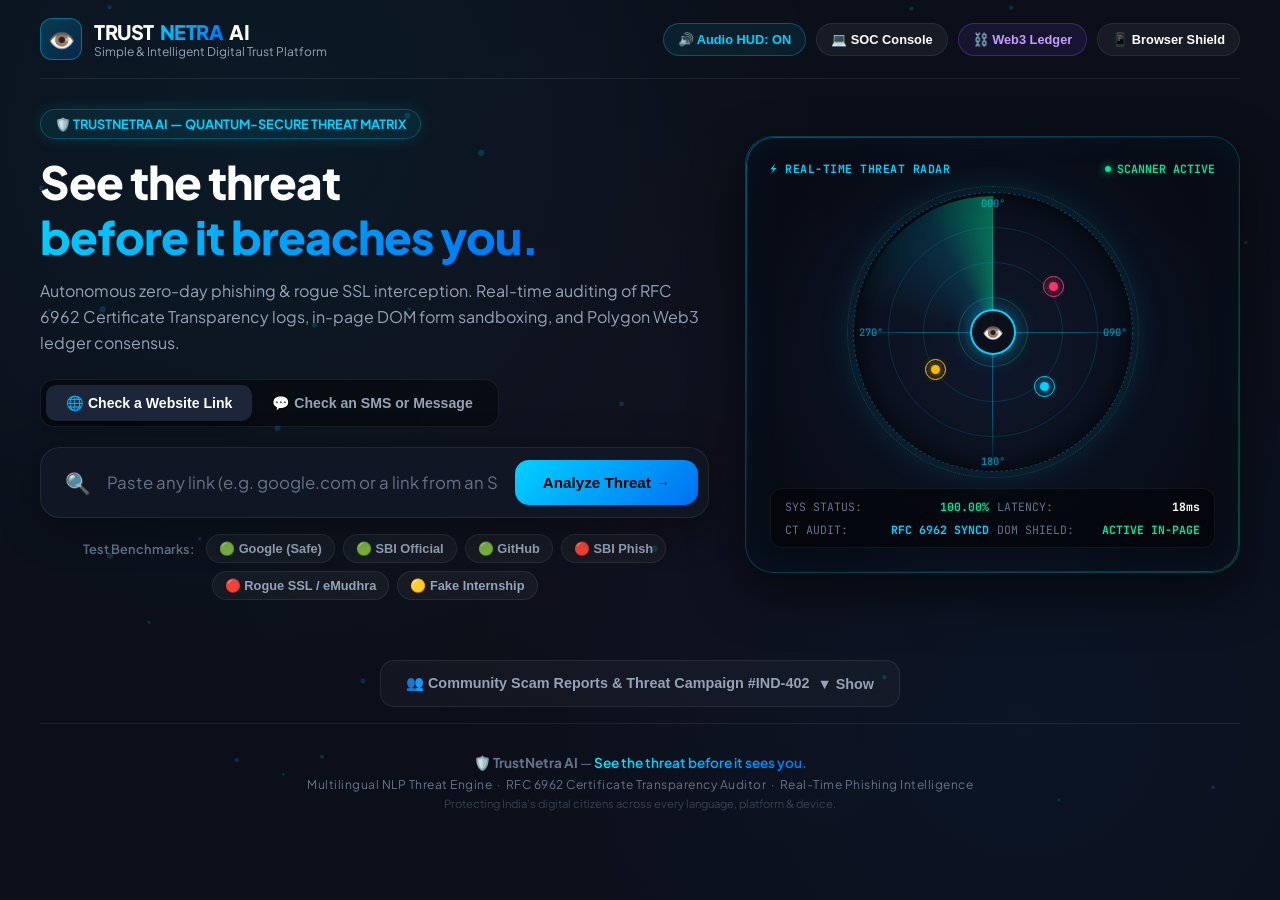
<file: extension/dashboard.html>
<!DOCTYPE html>
<html lang="en">
<head>
<meta charset="UTF-8">
<meta name="viewport" content="width=device-width, initial-scale=1.0">
<title>TrustNetra AI — Simple & Intelligent Web Threat Defense</title>

<!-- Modern Fonts -->
<link rel="preconnect" href="https://fonts.googleapis.com">
<link rel="preconnect" href="https://fonts.gstatic.com" crossorigin>
<link href="https://fonts.googleapis.com/css2?family=Plus+Jakarta+Sans:wght@400;500;600;700;800&family=JetBrains+Mono:wght@400;500;600&display=swap" rel="stylesheet">

<style>
  :root {
    --bg: #0b0f19;
    --card-bg: rgba(18, 24, 38, 0.85);
    --card-border: rgba(255, 255, 255, 0.08);
    --cyan: #00d2ff;
    --blue: #0070f3;
    --success: #00e599;
    --warning: #ffb800;
    --danger: #ff3366;
    --text-primary: #ffffff;
    --text-secondary: #94a3b8;
    --text-muted: #64748b;
  }

  * { margin: 0; padding: 0; box-sizing: border-box; }

  body {
    background-color: var(--bg);
    color: var(--text-primary);
    font-family: 'Plus Jakarta Sans', -apple-system, BlinkMacSystemFont, sans-serif;
    min-height: 100vh;
    overflow-x: hidden;
    position: relative;
    background-image: 
      radial-gradient(circle at 20% 15%, rgba(0, 210, 255, 0.06) 0%, transparent 45%),
      radial-gradient(circle at 80% 80%, rgba(0, 112, 243, 0.06) 0%, transparent 45%),
      radial-gradient(circle at 50% 50%, rgba(255, 51, 102, 0.02) 0%, transparent 60%);
  }

  .container {
    max-width: 1240px;
    margin: 0 auto;
    padding: 0 20px;
    position: relative;
    z-index: 10;
  }

  /* ===== HEADER ===== */
  header {
    display: flex;
    justify-content: space-between;
    align-items: center;
    padding: 18px 0;
    border-bottom: 1px solid var(--card-border);
  }

  .brand {
    display: flex;
    align-items: center;
    gap: 12px;
    text-decoration: none;
  }
  .brand-icon {
    width: 42px;
    height: 42px;
    border-radius: 12px;
    background: linear-gradient(135deg, rgba(0, 210, 255, 0.2), rgba(0, 112, 243, 0.2));
    border: 1px solid rgba(0, 210, 255, 0.4);
    display: flex;
    align-items: center;
    justify-content: center;
    font-size: 22px;
  }
  .brand-text h1 {
    font-size: 1.25rem;
    font-weight: 800;
    letter-spacing: -0.5px;
    color: #fff;
    display: flex;
    align-items: center;
    gap: 6px;
  }
  .brand-text h1 span {
    background: linear-gradient(135deg, var(--cyan), var(--blue));
    -webkit-background-clip: text;
    -webkit-text-fill-color: transparent;
  }
  .brand-text p {
    font-size: 0.75rem;
    color: var(--text-secondary);
  }

  .header-actions {
    display: flex;
    align-items: center;
    gap: 10px;
  }
  .pill-btn {
    background: rgba(255, 255, 255, 0.05);
    border: 1px solid var(--card-border);
    color: var(--text-primary);
    padding: 8px 14px;
    border-radius: 20px;
    font-size: 0.8rem;
    font-weight: 600;
    cursor: pointer;
    transition: all 0.2s ease;
    display: inline-flex;
    align-items: center;
    gap: 6px;
  }
  .pill-btn:hover {
    background: rgba(255, 255, 255, 0.1);
    border-color: rgba(255, 255, 255, 0.2);
  }
  .pill-btn.web3 {
    border-color: rgba(130, 71, 229, 0.4);
    color: #c49eff;
    background: rgba(130, 71, 229, 0.1);
  }
  .pill-btn.web3:hover {
    background: rgba(130, 71, 229, 0.2);
    box-shadow: 0 0 15px rgba(130, 71, 229, 0.25);
  }

  /* ===== HERO & 2-COLUMN COMMAND CENTER ===== */
  .hero {
    padding: 30px 0 25px;
    text-align: left;
  }
  .hero-2col {
    display: grid;
    grid-template-columns: 1.15fr 0.85fr;
    gap: 36px;
    align-items: center;
  }
  @media (max-width: 992px) {
    .hero-2col {
      grid-template-columns: 1fr;
      text-align: center;
    }
    .hero { text-align: center; }
  }

  .badge-label {
    display: inline-flex;
    align-items: center;
    gap: 6px;
    background: rgba(0, 210, 255, 0.08);
    border: 1px solid rgba(0, 210, 255, 0.25);
    padding: 6px 14px;
    border-radius: 20px;
    font-size: 0.8rem;
    font-weight: 700;
    color: var(--cyan);
    margin-bottom: 16px;
    box-shadow: 0 0 15px rgba(0, 210, 255, 0.15);
  }
  .hero-title {
    font-size: clamp(2rem, 4vw, 2.85rem);
    font-weight: 800;
    letter-spacing: -1px;
    line-height: 1.2;
    margin-bottom: 14px;
  }
  .hero-title span {
    background: linear-gradient(135deg, var(--cyan), var(--blue));
    -webkit-background-clip: text;
    -webkit-text-fill-color: transparent;
  }
  .hero-sub {
    font-size: 1rem;
    color: var(--text-secondary);
    line-height: 1.6;
    margin-bottom: 24px;
  }

  /* HOLOGRAPHIC CYBER RADAR SCOPE (RIGHT COLUMN WIDGET) */
  .hero-radar-card {
    position: relative;
    display: flex;
    flex-direction: column;
    align-items: center;
    justify-content: center;
    background: radial-gradient(circle at center, rgba(16, 26, 46, 0.85) 0%, rgba(8, 12, 22, 0.95) 75%);
    border: 1px solid rgba(0, 210, 255, 0.25);
    border-radius: 28px;
    padding: 24px;
    box-shadow: 0 20px 50px rgba(0, 0, 0, 0.6), inset 0 0 40px rgba(0, 210, 255, 0.05);
    backdrop-filter: blur(16px);
    overflow: hidden;
  }
  .hero-radar-card::before {
    content: '';
    position: absolute;
    inset: 0;
    border-radius: 28px;
    padding: 1px;
    background: linear-gradient(135deg, rgba(0, 210, 255, 0.4), transparent 50%, rgba(0, 229, 153, 0.3));
    -webkit-mask: linear-gradient(#fff 0 0) content-box, linear-gradient(#fff 0 0);
    -webkit-mask-composite: xor;
    mask-composite: exclude;
    pointer-events: none;
  }
  .radar-card-header {
    width: 100%;
    display: flex;
    justify-content: space-between;
    align-items: center;
    margin-bottom: 8px;
    font-family: 'JetBrains Mono', monospace;
    font-size: 0.72rem;
  }
  .rad-head-title {
    color: var(--cyan);
    font-weight: 700;
    letter-spacing: 0.5px;
  }
  .rad-head-live {
    display: inline-flex;
    align-items: center;
    gap: 6px;
    color: var(--success);
    font-weight: 700;
  }
  .radar-scope-box {
    position: relative;
    width: 280px;
    height: 280px;
    border-radius: 50%;
    display: flex;
    align-items: center;
    justify-content: center;
    margin: 8px 0 16px;
    box-shadow: 0 0 35px rgba(0, 210, 255, 0.15), inset 0 0 30px rgba(0, 0, 0, 0.8);
    cursor: pointer;
    transition: transform 0.3s ease;
  }
  .radar-scope-box:hover {
    transform: scale(1.02);
  }
  .radar-scope-box:active {
    transform: scale(0.98);
  }

  /* Rotating Outer Calibration Ring */
  .radar-outer-ring {
    position: absolute;
    inset: 0;
    border-radius: 50%;
    border: 1px dashed rgba(0, 210, 255, 0.35);
    animation: spinClockwise 35s linear infinite;
  }
  @keyframes spinClockwise {
    from { transform: rotate(0deg); }
    to { transform: rotate(360deg); }
  }
  .radar-outer-ring-counter {
    position: absolute;
    inset: -6px;
    border-radius: 50%;
    border: 1px dotted rgba(0, 229, 153, 0.25);
    animation: spinCounter 45s linear infinite;
  }
  @keyframes spinCounter {
    from { transform: rotate(360deg); }
    to { transform: rotate(0deg); }
  }

  /* Concentric Grid Rings */
  .radar-ring {
    position: absolute;
    border-radius: 50%;
    border: 1px solid rgba(0, 210, 255, 0.15);
    pointer-events: none;
  }
  .radar-ring.r1 { width: 75%; height: 75%; }
  .radar-ring.r2 { width: 50%; height: 50%; }
  .radar-ring.r3 { width: 25%; height: 25%; border-color: rgba(0, 229, 153, 0.25); }

  /* Crosshair Reticle Lines */
  .radar-crosshair-h {
    position: absolute;
    width: 100%;
    height: 1px;
    background: linear-gradient(90deg, transparent, rgba(0, 210, 255, 0.35) 20%, rgba(0, 210, 255, 0.35) 80%, transparent);
    pointer-events: none;
  }
  .radar-crosshair-v {
    position: absolute;
    height: 100%;
    width: 1px;
    background: linear-gradient(180deg, transparent, rgba(0, 210, 255, 0.35) 20%, rgba(0, 210, 255, 0.35) 80%, transparent);
    pointer-events: none;
  }

  /* Degree Markings */
  .radar-deg {
    position: absolute;
    font-family: 'JetBrains Mono', monospace;
    font-size: 0.65rem;
    font-weight: 700;
    color: rgba(0, 210, 255, 0.6);
    pointer-events: none;
  }
  .deg-0 { top: 4px; left: 50%; transform: translateX(-50%); }
  .deg-90 { right: 6px; top: 50%; transform: translateY(-50%); }
  .deg-180 { bottom: 4px; left: 50%; transform: translateX(-50%); }
  .deg-270 { left: 6px; top: 50%; transform: translateY(-50%); }

  /* Conic Sweeping Radar Beam */
  .radar-sweep-beam {
    position: absolute;
    inset: 4px;
    border-radius: 50%;
    background: conic-gradient(from 0deg, rgba(0, 210, 255, 0) 0deg, rgba(0, 210, 255, 0) 280deg, rgba(0, 210, 255, 0.15) 330deg, rgba(0, 229, 153, 0.45) 360deg);
    animation: radarSweep 3.2s linear infinite;
    pointer-events: none;
  }
  @keyframes radarSweep {
    from { transform: rotate(0deg); }
    to { transform: rotate(360deg); }
  }

  /* Blinking Threat Blips */
  .radar-blip {
    position: absolute;
    width: 9px;
    height: 9px;
    border-radius: 50%;
    background: var(--danger);
    box-shadow: 0 0 10px var(--danger);
    z-index: 5;
  }
  .radar-blip::after {
    content: '';
    position: absolute;
    inset: -6px;
    border-radius: 50%;
    border: 1px solid var(--danger);
    animation: blipRipple 1.8s ease-out infinite;
  }
  @keyframes blipRipple {
    0% { transform: scale(0.6); opacity: 1; }
    100% { transform: scale(2.4); opacity: 0; }
  }
  .blip-1 { top: 32%; left: 70%; }
  .blip-2 { bottom: 35%; left: 28%; background: var(--warning); box-shadow: 0 0 10px var(--warning); }
  .blip-2::after { border-color: var(--warning); animation-delay: 0.6s; }
  .blip-3 { top: 68%; right: 30%; background: var(--cyan); box-shadow: 0 0 10px var(--cyan); }
  .blip-3::after { border-color: var(--cyan); animation-delay: 1.1s; }

  /* Center Hub Reticle */
  .radar-center-hub {
    position: relative;
    z-index: 10;
    width: 46px;
    height: 46px;
    border-radius: 50%;
    background: rgba(11, 15, 25, 0.95);
    border: 2px solid var(--cyan);
    display: flex;
    align-items: center;
    justify-content: center;
    box-shadow: 0 0 20px rgba(0, 210, 255, 0.5);
    font-size: 1.1rem;
    animation: pulseCore 2.5s ease-in-out infinite;
  }
  @keyframes pulseCore {
    0%, 100% { transform: scale(1); box-shadow: 0 0 15px rgba(0, 210, 255, 0.4); }
    50% { transform: scale(1.08); box-shadow: 0 0 25px rgba(0, 229, 153, 0.7); }
  }

  /* Telemetry Status Panel under Radar */
  .radar-telemetry-dock {
    width: 100%;
    display: grid;
    grid-template-columns: 1fr 1fr;
    gap: 8px;
    background: rgba(0, 0, 0, 0.45);
    border: 1px solid rgba(255, 255, 255, 0.06);
    border-radius: 12px;
    padding: 10px 14px;
    font-family: 'JetBrains Mono', monospace;
    font-size: 0.72rem;
  }
  .rad-stat {
    display: flex;
    justify-content: space-between;
    align-items: center;
  }
  .rad-lbl { color: var(--text-muted); }
  .rad-val { font-weight: 700; color: #fff; }
  .rad-green { color: var(--success); }
  .rad-cyan { color: var(--cyan); }
  .rad-danger { color: var(--danger); }

  /* ===== SIMPLE MODE SWITCHER TABS ===== */
  .mode-switcher {
    display: inline-flex;
    background: rgba(0, 0, 0, 0.4);
    border: 1px solid var(--card-border);
    padding: 5px;
    border-radius: 14px;
    margin-bottom: 20px;
  }
  .mode-btn {
    background: transparent;
    border: none;
    color: var(--text-secondary);
    padding: 10px 20px;
    border-radius: 10px;
    font-size: 0.88rem;
    font-weight: 700;
    cursor: pointer;
    transition: all 0.2s ease;
    display: inline-flex;
    align-items: center;
    gap: 8px;
  }
  .mode-btn.active {
    background: #1c2638;
    color: #fff;
    box-shadow: 0 4px 12px rgba(0, 0, 0, 0.3);
  }

  /* ===== INPUT BOXES ===== */
  .search-card {
    background: var(--card-bg);
    border: 1px solid var(--card-border);
    border-radius: 20px;
    padding: 10px;
    box-shadow: 0 10px 40px rgba(0, 0, 0, 0.4);
    backdrop-filter: blur(16px);
    transition: border-color 0.3s ease, box-shadow 0.3s ease;
  }
  .search-card:focus-within {
    border-color: var(--cyan);
    box-shadow: 0 0 30px rgba(0, 210, 255, 0.25);
  }
  .url-bar {
    display: flex;
    align-items: center;
    gap: 10px;
  }
  .url-icon {
    font-size: 1.3rem;
    padding-left: 14px;
    color: var(--cyan);
  }
  .url-input {
    flex: 1;
    background: transparent;
    border: none;
    color: #fff;
    font-size: 1.05rem;
    font-family: inherit;
    padding: 14px 6px;
    outline: none;
  }
  .url-input::placeholder { color: var(--text-muted); }

  .action-btn {
    background: linear-gradient(135deg, var(--cyan), var(--blue));
    color: #000;
    border: none;
    padding: 14px 28px;
    border-radius: 14px;
    font-weight: 800;
    font-size: 0.95rem;
    cursor: pointer;
    transition: all 0.2s ease;
    display: inline-flex;
    align-items: center;
    gap: 8px;
  }
  .action-btn:hover {
    transform: translateY(-2px);
    box-shadow: 0 8px 24px rgba(0, 210, 255, 0.35);
  }

  /* Message Scanner View */
  #messageScannerView {
    display: none;
    background: var(--card-bg);
    border: 1px solid var(--card-border);
    border-radius: 20px;
    padding: 20px;
    box-shadow: 0 10px 40px rgba(0, 0, 0, 0.4);
    max-width: 800px;
    margin: 0 auto;
    text-align: left;
  }
  .msg-area {
    width: 100%;
    min-height: 110px;
    background: rgba(0, 0, 0, 0.3);
    border: 1px solid rgba(255, 255, 255, 0.1);
    border-radius: 12px;
    color: #fff;
    font-family: inherit;
    font-size: 0.95rem;
    padding: 14px;
    outline: none;
    resize: vertical;
    margin-bottom: 14px;
    line-height: 1.5;
  }
  .msg-area:focus { border-color: var(--cyan); }

  /* Friendly Preset Chips */
  .preset-row {
    display: flex;
    justify-content: center;
    align-items: center;
    flex-wrap: wrap;
    gap: 8px;
    margin-top: 16px;
  }
  .preset-label {
    font-size: 0.8rem;
    color: var(--text-muted);
    font-weight: 600;
    margin-right: 4px;
  }
  .preset-chip {
    background: rgba(255, 255, 255, 0.04);
    border: 1px solid rgba(255, 255, 255, 0.08);
    color: var(--text-secondary);
    padding: 6px 12px;
    border-radius: 20px;
    font-size: 0.8rem;
    font-weight: 600;
    cursor: pointer;
    transition: all 0.2s ease;
  }
  .preset-chip:hover {
    background: rgba(255, 255, 255, 0.1);
    color: #fff;
    transform: translateY(-1px);
  }

  /* ===== CYBER INVESTIGATION OVERLAY HUD (#scanProgress) ===== */
  #scanProgress {
    display: none;
    max-width: 860px;
    margin: 28px auto 0;
    background: rgba(14, 20, 36, 0.94);
    border: 1px solid rgba(0, 210, 255, 0.35);
    border-radius: 24px;
    padding: 32px 26px;
    box-shadow: 0 15px 50px rgba(0, 0, 0, 0.7), 0 0 30px rgba(0, 210, 255, 0.15);
    backdrop-filter: blur(20px);
    text-align: center;
    position: relative;
    overflow: hidden;
  }
  #scanProgress::before {
    content: '';
    position: absolute;
    top: 0; left: 0; width: 100%; height: 3px;
    background: linear-gradient(90deg, transparent, var(--cyan), var(--success), transparent);
    animation: scanSweep 2.5s infinite linear;
  }
  .cyber-spinner-wrap {
    position: relative;
    width: 80px;
    height: 80px;
    margin: 0 auto 16px;
    display: flex;
    align-items: center;
    justify-content: center;
  }
  .cyber-spinner-outer {
    position: absolute;
    inset: 0;
    border-radius: 50%;
    border: 3px solid transparent;
    border-top-color: var(--cyan);
    border-right-color: var(--blue);
    animation: spinClockwise 1.2s cubic-bezier(0.68, -0.55, 0.27, 1.55) infinite;
  }
  .cyber-spinner-inner {
    position: absolute;
    inset: 10px;
    border-radius: 50%;
    border: 3px solid transparent;
    border-bottom-color: var(--success);
    border-left-color: var(--cyan);
    animation: spinCounter 0.9s linear infinite;
  }
  .cyber-spinner-core {
    font-size: 1.5rem;
    animation: pulseCore 1.5s infinite;
  }
  .cyber-investigation-title {
    font-size: 1.4rem;
    font-weight: 800;
    color: #fff;
    margin-bottom: 6px;
    letter-spacing: -0.3px;
  }
  .cyber-investigation-sub {
    font-size: 0.9rem;
    color: var(--text-secondary);
    max-width: 580px;
    margin: 0 auto 16px;
  }
  .target-investigating-pill {
    display: inline-flex;
    align-items: center;
    gap: 8px;
    background: rgba(0, 0, 0, 0.5);
    border: 1px solid rgba(0, 210, 255, 0.4);
    padding: 6px 16px;
    border-radius: 20px;
    font-family: 'JetBrains Mono', monospace;
    font-size: 0.8rem;
    margin-bottom: 22px;
  }
  .target-investigating-pill .pulse-dot {
    width: 8px;
    height: 8px;
    border-radius: 50%;
    background: var(--cyan);
    box-shadow: 0 0 10px var(--cyan);
    animation: blink 1.2s infinite;
  }
  .target-lbl { color: var(--text-muted); font-weight: 600; }
  .target-val { color: #fff; font-weight: 700; word-break: break-all; }

  .investigation-steps-grid {
    display: grid;
    grid-template-columns: repeat(auto-fit, minmax(200px, 1fr));
    gap: 12px;
    margin-bottom: 20px;
    text-align: left;
  }
  .inv-step {
    background: rgba(255, 255, 255, 0.03);
    border: 1px solid rgba(255, 255, 255, 0.08);
    border-radius: 12px;
    padding: 10px 14px;
    display: flex;
    align-items: center;
    gap: 10px;
    transition: all 0.3s ease;
  }
  .inv-step.active {
    border-color: var(--cyan);
    background: rgba(0, 210, 255, 0.08);
    box-shadow: 0 0 15px rgba(0, 210, 255, 0.15);
  }
  .inv-step.done {
    border-color: var(--success);
    background: rgba(0, 229, 153, 0.08);
  }
  .step-icon { font-size: 1.1rem; }
  .step-text { font-size: 0.78rem; font-weight: 600; color: #e2e8f0; flex: 1; }
  .step-status {
    font-family: 'JetBrains Mono', monospace;
    font-size: 0.7rem;
    font-weight: 700;
    color: var(--text-muted);
  }
  .inv-step.active .step-status { color: var(--cyan); }
  .inv-step.done .step-status { color: var(--success); }

  .bar-bg {
    background: rgba(255, 255, 255, 0.08);
    height: 8px;
    border-radius: 10px;
    overflow: hidden;
  }
  .bar-fill {
    height: 100%;
    width: 0%;
    background: linear-gradient(90deg, var(--cyan), var(--blue), var(--success));
    border-radius: 10px;
    transition: width 0.4s ease;
  }
  .cyber-progress-meta {
    display: flex;
    justify-content: space-between;
    font-size: 0.78rem;
    font-weight: 700;
    font-family: 'JetBrains Mono', monospace;
    color: var(--cyan);
    margin-top: 8px;
  }

  /* ===== THREAT INVESTIGATION TOP BAR & BREADCRUMBS ===== */
  .threat-investigation-bar {
    display: flex;
    justify-content: space-between;
    align-items: center;
    background: rgba(14, 20, 36, 0.95);
    border: 1px solid rgba(0, 210, 255, 0.25);
    border-radius: 16px;
    padding: 14px 20px;
    margin-bottom: 20px;
    box-shadow: 0 8px 24px rgba(0, 0, 0, 0.4);
    flex-wrap: wrap;
    gap: 12px;
  }
  .threat-inv-label {
    font-size: 0.72rem;
    font-weight: 800;
    letter-spacing: 1.5px;
    color: var(--cyan);
    margin-bottom: 4px;
  }
  .threat-breadcrumbs {
    display: flex;
    align-items: center;
    flex-wrap: wrap;
    gap: 8px;
    font-family: 'JetBrains Mono', monospace;
    font-size: 0.8rem;
    color: #94a3b8;
  }
  .crumb-sep { color: rgba(255, 255, 255, 0.2); }
  .mini-score-gauge {
    display: flex;
    align-items: center;
    gap: 10px;
    background: rgba(0, 0, 0, 0.5);
    border: 1px solid rgba(255, 255, 255, 0.1);
    padding: 6px 14px;
    border-radius: 12px;
  }
  .mini-score-val {
    font-size: 1.6rem;
    font-weight: 800;
    color: var(--danger);
    line-height: 1;
    font-family: 'JetBrains Mono', monospace;
  }
  .mini-score-lbl {
    font-size: 0.68rem;
    font-weight: 700;
    color: var(--text-muted);
    letter-spacing: 1px;
    text-transform: uppercase;
  }

  /* ===== AI-POWERED THREAT PROFILE COMPONENT ===== */
  .threat-profile-card {
    background: var(--card-bg);
    border: 1px solid var(--card-border);
    border-radius: 20px;
    padding: 22px;
    box-shadow: 0 10px 30px rgba(0, 0, 0, 0.4);
    display: flex;
    flex-direction: column;
    justify-content: space-between;
    text-align: left;
  }
  .profile-header {
    display: flex;
    justify-content: space-between;
    align-items: center;
    margin-bottom: 16px;
  }
  .profile-title {
    font-size: 0.95rem;
    font-weight: 800;
    letter-spacing: 0.5px;
    color: #fff;
    display: flex;
    align-items: center;
    gap: 8px;
  }
  .profile-meter-list {
    display: flex;
    flex-direction: column;
    gap: 14px;
    margin-bottom: 18px;
  }
  .meter-item {
    display: flex;
    flex-direction: column;
    gap: 6px;
  }
  .meter-label-row {
    display: flex;
    justify-content: space-between;
    align-items: center;
    font-size: 0.82rem;
  }
  .meter-name { font-weight: 700; color: #cbd5e1; display: flex; align-items: center; gap: 6px; }
  .meter-val-badge {
    font-family: 'JetBrains Mono', monospace;
    font-size: 0.72rem;
    font-weight: 800;
    padding: 2px 8px;
    border-radius: 6px;
  }
  .meter-track {
    height: 8px;
    background: rgba(255, 255, 255, 0.06);
    border-radius: 6px;
    overflow: hidden;
    position: relative;
  }
  .meter-bar {
    height: 100%;
    width: 0%;
    border-radius: 6px;
    transition: width 0.8s cubic-bezier(0.4, 0, 0.2, 1);
  }
  .bar-critical { background: linear-gradient(90deg, #ff3366, #ff6b8b); box-shadow: 0 0 10px rgba(255, 51, 102, 0.5); }
  .bar-warning { background: linear-gradient(90deg, #ffb800, #ffd166); box-shadow: 0 0 10px rgba(255, 184, 0, 0.5); }
  .bar-safe { background: linear-gradient(90deg, #00e599, #00d2ff); box-shadow: 0 0 10px rgba(0, 229, 153, 0.5); }

  .autonomous-verdict-box {
    background: rgba(0, 0, 0, 0.4);
    border: 1px solid rgba(255, 255, 255, 0.08);
    border-radius: 12px;
    padding: 12px 16px;
    display: flex;
    align-items: center;
    gap: 12px;
  }
  .verdict-icon-box {
    width: 36px;
    height: 36px;
    border-radius: 10px;
    display: flex;
    align-items: center;
    justify-content: center;
    font-size: 1.2rem;
    flex-shrink: 0;
  }
  .verdict-info-title {
    font-size: 0.82rem;
    font-weight: 800;
    letter-spacing: 0.5px;
    text-transform: uppercase;
    margin-bottom: 2px;
  }
  .verdict-info-sub {
    font-size: 0.74rem;
    color: var(--text-muted);
    line-height: 1.4;
  }

  /* ===== HORIZONTAL CRYPTOGRAPHIC WIRE CIRCUIT ===== */
  .wire-circuit-container {
    background: var(--card-bg);
    border: 1px solid var(--card-border);
    border-radius: 20px;
    padding: 22px;
    box-shadow: 0 10px 30px rgba(0, 0, 0, 0.4);
    margin-bottom: 24px;
    text-align: left;
  }
  .wire-flow-row {
    display: flex;
    align-items: center;
    justify-content: space-between;
    gap: 8px;
    position: relative;
    margin-top: 14px;
    overflow-x: auto;
    padding-bottom: 6px;
  }
  .circuit-card {
    background: rgba(255, 255, 255, 0.02);
    border: 1px solid rgba(255, 255, 255, 0.08);
    border-radius: 14px;
    padding: 12px 14px;
    cursor: pointer;
    transition: all 0.25s ease;
    position: relative;
    flex: 1;
    min-width: 210px;
  }
  .circuit-card:hover {
    border-color: var(--cyan);
    background: rgba(0, 210, 255, 0.04);
    transform: translateY(-2px);
    box-shadow: 0 8px 20px rgba(0, 210, 255, 0.15);
  }
  .circuit-card-top {
    display: flex;
    justify-content: space-between;
    align-items: center;
    margin-bottom: 6px;
  }
  .circuit-card-title {
    font-size: 0.82rem;
    font-weight: 800;
    color: #fff;
    display: flex;
    align-items: center;
    gap: 6px;
  }
  .circuit-card-desc {
    font-family: 'JetBrains Mono', monospace;
    font-size: 0.7rem;
    color: var(--text-muted);
    line-height: 1.4;
    white-space: nowrap;
    overflow: hidden;
    text-overflow: ellipsis;
  }
  .circuit-laser-wire {
    height: 2px;
    background: linear-gradient(90deg, rgba(0, 210, 255, 0.2), rgba(0, 229, 153, 0.6), rgba(0, 210, 255, 0.2));
    position: relative;
    overflow: hidden;
    margin: 0 4px;
    width: 36px;
    flex-shrink: 0;
  }
  .laser-pulse {
    position: absolute;
    width: 20px;
    height: 100%;
    background: #fff;
    box-shadow: 0 0 10px #00e599, 0 0 20px #00d2ff;
    animation: laserTravel 1.6s infinite ease-in-out;
  }
  @keyframes laserTravel {
    0% { left: -20px; opacity: 0; }
    50% { opacity: 1; }
    100% { left: 100%; opacity: 0; }
  }

  /* ===== RESULTS SECTION (PLAIN-ENGLISH VERDICT) ===== */
  #resultsSection {
    display: none;
    margin-top: 36px;
    animation: slideUp 0.35s ease;
  }
  @keyframes slideUp {
    from { opacity: 0; transform: translateY(20px); }
    to { opacity: 1; transform: translateY(0); }
  }

  /* Plain-English Hero Card */
  .verdict-card {
    background: var(--card-bg);
    border: 1px solid var(--card-border);
    border-radius: 24px;
    padding: 30px;
    display: grid;
    grid-template-columns: 220px 1fr;
    gap: 32px;
    align-items: center;
    box-shadow: 0 16px 40px rgba(0, 0, 0, 0.5);
    margin-bottom: 24px;
    text-align: left;
  }
  @media (max-width: 768px) {
    .verdict-card { grid-template-columns: 1fr; text-align: center; }
  }

  /* Trust Score Gauge */
  .score-gauge-box {
    display: flex;
    flex-direction: column;
    align-items: center;
  }
  .score-circle {
    width: 160px;
    height: 160px;
    border-radius: 50%;
    display: flex;
    flex-direction: column;
    align-items: center;
    justify-content: center;
    border: 6px solid var(--danger);
    box-shadow: 0 0 30px rgba(255, 51, 102, 0.3);
    background: radial-gradient(circle, rgba(255, 51, 102, 0.08) 0%, transparent 70%);
  }
  .score-number {
    font-size: 3.5rem;
    font-weight: 800;
    line-height: 1;
    color: var(--danger);
  }
  .score-label {
    font-size: 0.75rem;
    font-weight: 700;
    text-transform: uppercase;
    letter-spacing: 1.5px;
    color: var(--text-muted);
    margin-top: 4px;
  }

  /* Verdict Text */
  .verdict-badge {
    display: inline-flex;
    align-items: center;
    gap: 6px;
    padding: 6px 14px;
    border-radius: 20px;
    font-size: 0.8rem;
    font-weight: 800;
    letter-spacing: 0.5px;
    text-transform: uppercase;
    margin-bottom: 12px;
  }
  .badge-danger { background: rgba(255, 51, 102, 0.15); color: var(--danger); border: 1px solid rgba(255, 51, 102, 0.4); }
  .badge-warning { background: rgba(255, 184, 0, 0.15); color: var(--warning); border: 1px solid rgba(255, 184, 0, 0.4); }
  .badge-success { background: rgba(0, 229, 153, 0.15); color: var(--success); border: 1px solid rgba(0, 229, 153, 0.4); }

  .verdict-headline {
    font-size: 1.8rem;
    font-weight: 800;
    letter-spacing: -0.5px;
    margin-bottom: 10px;
  }
  .verdict-summary {
    font-size: 1.05rem;
    line-height: 1.6;
    color: #cbd5e1;
    margin-bottom: 18px;
  }

  /* Friendly Action Advisory Box */
  .advice-banner {
    background: rgba(255, 255, 255, 0.04);
    border-left: 4px solid var(--cyan);
    padding: 12px 18px;
    border-radius: 8px;
    font-size: 0.95rem;
    line-height: 1.5;
    color: #e2e8f0;
  }

  /* ===== RADAR & CHAIN VISUALIZER GRID ===== */
  .radar-chain-grid {
    display: grid;
    grid-template-columns: 1fr 1.15fr;
    gap: 20px;
    margin-bottom: 24px;
    text-align: left;
  }
  @media (max-width: 860px) {
    .radar-chain-grid { grid-template-columns: 1fr; }
  }

  .visual-card {
    background: var(--card-bg);
    border: 1px solid var(--card-border);
    border-radius: 20px;
    padding: 22px;
    box-shadow: 0 10px 30px rgba(0, 0, 0, 0.4);
    position: relative;
    overflow: hidden;
  }
  .visual-card-title {
    font-size: 0.95rem;
    font-weight: 800;
    letter-spacing: 0.5px;
    display: flex;
    align-items: center;
    justify-content: space-between;
    margin-bottom: 16px;
    color: #fff;
  }
  .visual-card-title span.tag {
    font-size: 0.72rem;
    font-weight: 700;
    padding: 3px 10px;
    border-radius: 12px;
    background: rgba(0, 210, 255, 0.1);
    color: var(--cyan);
    border: 1px solid rgba(0, 210, 255, 0.3);
  }

  /* SVG Spider Radar */
  .radar-wrap {
    display: flex;
    justify-content: center;
    align-items: center;
    position: relative;
  }
  .radar-svg {
    width: 100%;
    max-width: 310px;
    height: auto;
    overflow: visible;
  }
  .radar-poly {
    fill: rgba(0, 210, 255, 0.22);
    stroke: var(--cyan);
    stroke-width: 2.2;
    transition: all 0.5s ease;
    filter: drop-shadow(0 0 10px rgba(0, 210, 255, 0.4));
  }
  .radar-axis-label {
    font-size: 10px;
    font-family: 'JetBrains Mono', monospace;
    fill: var(--text-secondary);
    font-weight: 600;
  }

  /* Cryptographic Chain Graph (Nodes) */
  .chain-nodes {
    display: flex;
    flex-direction: column;
    gap: 12px;
    position: relative;
  }
  .chain-node {
    display: flex;
    align-items: center;
    gap: 14px;
    background: rgba(255, 255, 255, 0.02);
    border: 1px solid rgba(255, 255, 255, 0.06);
    border-radius: 12px;
    padding: 12px 14px;
    transition: all 0.25s ease;
    position: relative;
  }
  .chain-node:hover {
    border-color: rgba(0, 210, 255, 0.35);
    background: rgba(0, 210, 255, 0.03);
  }
  .node-icon-box {
    width: 36px;
    height: 36px;
    border-radius: 10px;
    display: flex;
    align-items: center;
    justify-content: center;
    font-size: 16px;
    background: rgba(255, 255, 255, 0.05);
    flex-shrink: 0;
  }
  .node-content { flex: 1; min-width: 0; }
  .node-name { font-size: 0.85rem; font-weight: 800; color: #fff; margin-bottom: 2px; }
  .node-sub { font-size: 0.72rem; color: var(--text-muted); font-family: 'JetBrains Mono', monospace; white-space: nowrap; overflow: hidden; text-overflow: ellipsis; }
  .node-status-badge {
    font-size: 0.72rem;
    font-weight: 700;
    padding: 3px 8px;
    border-radius: 8px;
    text-transform: uppercase;
    letter-spacing: 0.5px;
    white-space: nowrap;
  }
  .badge-node-pass { background: rgba(0, 229, 153, 0.15); color: var(--success); border: 1px solid var(--success); }
  .badge-node-fail { background: rgba(255, 51, 102, 0.15); color: var(--danger); border: 1px solid var(--danger); }
  .badge-node-warn { background: rgba(255, 184, 0, 0.15); color: var(--warning); border: 1px solid var(--warning); }

  /* Animated Flow Connector between nodes */
  .chain-connector {
    width: 2px;
    height: 10px;
    background: linear-gradient(180deg, var(--cyan), transparent);
    margin-left: 31px;
    animation: pulseFlow 1.5s infinite;
  }
  @keyframes pulseFlow {
    0% { opacity: 0.3; }
    50% { opacity: 1; }
    100% { opacity: 0.3; }
  }

  /* Cyber HUD Telemetry Strip in Hero */
  .telemetry-hud {
    display: flex;
    justify-content: center;
    align-items: center;
    flex-wrap: wrap;
    gap: 12px;
    margin-bottom: 22px;
  }
  .telemetry-item {
    display: inline-flex;
    align-items: center;
    gap: 6px;
    font-family: 'JetBrains Mono', monospace;
    font-size: 0.72rem;
    color: var(--text-secondary);
    background: rgba(0, 0, 0, 0.35);
    border: 1px solid rgba(255, 255, 255, 0.06);
    padding: 4px 10px;
    border-radius: 8px;
  }
  .hud-dot {
    width: 6px;
    height: 6px;
    border-radius: 50%;
    background: var(--success);
    box-shadow: 0 0 8px var(--success);
    animation: blink 2s infinite;
  }
  @keyframes blink { 0%, 100% { opacity: 1; } 50% { opacity: 0.4; } }

  /* ===== 4-PILLAR SIMPLE CARDS ===== */
  .pillars-row {
    display: grid;
    grid-template-columns: repeat(auto-fit, minmax(240px, 1fr));
    gap: 16px;
    margin-bottom: 24px;
    text-align: left;
  }
  .pillar-box {
    background: var(--card-bg);
    border: 1px solid var(--card-border);
    border-radius: 18px;
    padding: 20px;
    transition: transform 0.2s ease, border-color 0.2s ease;
  }
  .pillar-box:hover {
    border-color: rgba(0, 210, 255, 0.3);
    transform: translateY(-2px);
  }
  .p-top {
    display: flex;
    align-items: center;
    gap: 10px;
    margin-bottom: 14px;
  }
  .p-icon {
    font-size: 1.4rem;
  }
  .p-title {
    font-size: 0.95rem;
    font-weight: 700;
    color: #fff;
  }
  .p-sub {
    font-size: 0.75rem;
    color: var(--text-muted);
  }

  .stat-line {
    display: flex;
    justify-content: space-between;
    align-items: center;
    padding: 7px 0;
    border-bottom: 1px solid rgba(255, 255, 255, 0.04);
    font-size: 0.85rem;
  }
  .stat-label { color: var(--text-secondary); }
  .stat-val { font-weight: 700; font-family: 'JetBrains Mono', monospace; font-size: 0.85rem; }

  /* Friendly eMudhra Certificate Highlight */
  .emudhra-card-note {
    background: rgba(255, 51, 102, 0.1);
    border: 1px dashed var(--danger);
    border-radius: 8px;
    padding: 10px;
    margin-top: 10px;
    font-size: 0.8rem;
    color: #ffccd6;
    line-height: 1.4;
  }

  /* Collapsible Technical Details (For Judges & Analysts) */
  .tech-toggle-btn {
    width: 100%;
    background: rgba(255, 255, 255, 0.03);
    border: 1px solid var(--card-border);
    border-radius: 14px;
    padding: 14px;
    color: var(--text-secondary);
    font-size: 0.9rem;
    font-weight: 700;
    cursor: pointer;
    transition: all 0.2s ease;
    margin-bottom: 24px;
    display: flex;
    align-items: center;
    justify-content: center;
    gap: 8px;
  }
  .tech-toggle-btn:hover {
    background: rgba(255, 255, 255, 0.06);
    color: #fff;
  }

  #techDetailsPanel {
    display: none;
    background: #0d1322;
    border: 1px solid rgba(0, 210, 255, 0.2);
    border-radius: 16px;
    padding: 22px;
    margin-bottom: 24px;
    text-align: left;
    font-family: 'JetBrains Mono', monospace;
    font-size: 0.82rem;
    line-height: 1.6;
    color: #94a3b8;
  }

  /* ===== ACTION BUTTONS ROW ===== */
  .export-row {
    display: flex;
    justify-content: flex-end;
    gap: 12px;
    margin-bottom: 30px;
  }

  /* ===== COMMUNITY & CAMPAIGN SECTION ===== */
  .comm-card {
    background: var(--card-bg);
    border: 1px solid var(--card-border);
    border-radius: 20px;
    padding: 26px;
    margin-bottom: 40px;
    text-align: left;
  }
  .comm-top {
    display: flex;
    justify-content: space-between;
    align-items: center;
    margin-bottom: 18px;
    flex-wrap: wrap;
    gap: 12px;
  }
  .comm-title {
    font-size: 1.15rem;
    font-weight: 800;
    color: #fff;
  }

  .table-wrap {
    overflow-x: auto;
  }
  .simple-table {
    width: 100%;
    border-collapse: collapse;
    font-size: 0.88rem;
  }
  .simple-table th {
    text-align: left;
    padding: 12px 14px;
    color: var(--text-muted);
    font-size: 0.75rem;
    text-transform: uppercase;
    letter-spacing: 0.5px;
    border-bottom: 1px solid rgba(255, 255, 255, 0.08);
  }
  .simple-table td {
    padding: 14px;
    border-bottom: 1px solid rgba(255, 255, 255, 0.04);
  }
  .table-url { font-family: 'JetBrains Mono', monospace; font-weight: 600; color: #ff8899; }

  /* Campaign Cluster Mini-Card */
  .cluster-summary {
    background: rgba(0, 210, 255, 0.03);
    border: 1px solid rgba(0, 210, 255, 0.2);
    border-radius: 12px;
    padding: 16px;
    margin-top: 20px;
  }

  /* ===== ADVANCED CYBER HUD & INTERACTIVE SUITE STYLES ===== */
  #cyberNeuralCanvas {
    position: fixed;
    top: 0;
    left: 0;
    width: 100vw;
    height: 100vh;
    pointer-events: none;
    z-index: 0;
    opacity: 0.35;
  }

  /* Interactive Threat Mutator Sandbox */
  .sim-box {
    background: rgba(14, 20, 36, 0.95);
    border: 1px solid rgba(0, 210, 255, 0.2);
    border-radius: 20px;
    padding: 22px;
    margin-top: 20px;
    box-shadow: 0 10px 30px rgba(0, 0, 0, 0.5);
    text-align: left;
    position: relative;
    overflow: hidden;
  }
  .sim-box::before {
    content: '';
    position: absolute;
    top: 0; left: 0; width: 100%; height: 2px;
    background: linear-gradient(90deg, transparent, var(--cyan), transparent);
    animation: scanSweep 3s infinite linear;
  }
  @keyframes scanSweep {
    0% { transform: translateX(-100%); }
    100% { transform: translateX(100%); }
  }
  .sim-header {
    display: flex;
    align-items: center;
    justify-content: space-between;
    flex-wrap: wrap;
    gap: 10px;
    margin-bottom: 12px;
  }
  .sim-title {
    font-size: 0.92rem;
    font-weight: 800;
    letter-spacing: 0.5px;
    color: #fff;
    display: flex;
    align-items: center;
    gap: 8px;
  }
  .sim-sub {
    font-size: 0.8rem;
    color: var(--text-secondary);
    line-height: 1.5;
    margin-bottom: 14px;
  }
  .sim-toggles-row {
    display: flex;
    flex-wrap: wrap;
    gap: 10px;
  }
  .sim-chip {
    background: rgba(255, 255, 255, 0.04);
    border: 1px solid rgba(255, 255, 255, 0.1);
    color: #cbd5e1;
    padding: 8px 14px;
    border-radius: 24px;
    font-size: 0.78rem;
    font-weight: 700;
    cursor: pointer;
    display: inline-flex;
    align-items: center;
    gap: 8px;
    transition: all 0.2s cubic-bezier(0.4, 0, 0.2, 1);
  }
  .sim-chip:hover {
    border-color: var(--cyan);
    color: #fff;
    transform: translateY(-2px);
    box-shadow: 0 4px 15px rgba(0, 210, 255, 0.25);
  }
  .sim-chip.active {
    background: rgba(255, 51, 102, 0.16);
    border-color: var(--danger);
    color: #ff8ca3;
    box-shadow: 0 0 16px rgba(255, 51, 102, 0.35);
  }
  .sim-led {
    width: 7px;
    height: 7px;
    border-radius: 50%;
    background: #64748b;
    transition: all 0.2s;
  }
  .sim-chip.active .sim-led {
    background: var(--danger);
    box-shadow: 0 0 8px var(--danger);
  }
  .sim-reset-btn {
    background: transparent;
    border: 1px dashed rgba(255, 255, 255, 0.2);
    color: var(--text-secondary);
    padding: 8px 14px;
    border-radius: 24px;
    font-size: 0.78rem;
    font-weight: 600;
    cursor: pointer;
    transition: all 0.2s;
  }
  .sim-reset-btn:hover {
    border-color: var(--cyan);
    color: var(--cyan);
  }

  /* Interactive Clickable Nodes in Trust Chain */
  .chain-node {
    cursor: pointer;
  }
  .chain-node:hover {
    border-color: rgba(0, 210, 255, 0.45);
    background: rgba(0, 210, 255, 0.05);
    transform: translateX(4px);
  }
  .node-inspect-tag {
    font-size: 0.68rem;
    font-family: 'JetBrains Mono', monospace;
    color: var(--cyan);
    border: 1px solid rgba(0, 210, 255, 0.3);
    padding: 2px 7px;
    border-radius: 8px;
    margin-left: 6px;
    display: inline-block;
  }

  /* SOC Live Telemetry Diagnostic Console */
  .soc-terminal-card {
    background: #080c16;
    border: 1px solid rgba(0, 210, 255, 0.25);
    border-radius: 20px;
    padding: 22px;
    margin-top: 24px;
    box-shadow: 0 14px 40px rgba(0, 0, 0, 0.65);
    text-align: left;
    font-family: 'JetBrains Mono', monospace;
  }
  .terminal-topbar {
    display: flex;
    align-items: center;
    justify-content: space-between;
    border-bottom: 1px solid rgba(255, 255, 255, 0.08);
    padding-bottom: 12px;
    margin-bottom: 12px;
  }
  .terminal-title {
    font-size: 0.82rem;
    font-weight: 700;
    color: var(--cyan);
    letter-spacing: 0.5px;
    display: flex;
    align-items: center;
    gap: 8px;
  }
  .terminal-dots {
    display: flex;
    gap: 6px;
  }
  .term-dot {
    width: 10px;
    height: 10px;
    border-radius: 50%;
  }
  .dot-red { background: #ff5f56; }
  .dot-yellow { background: #ffbd2e; }
  .dot-green { background: #27c93f; }
  .terminal-actions {
    display: flex;
    gap: 8px;
  }
  .term-btn {
    background: rgba(255, 255, 255, 0.05);
    border: 1px solid rgba(255, 255, 255, 0.12);
    color: var(--text-secondary);
    padding: 4px 10px;
    border-radius: 8px;
    font-size: 0.72rem;
    font-family: 'JetBrains Mono', monospace;
    cursor: pointer;
    transition: all 0.2s;
  }
  .term-btn:hover {
    border-color: var(--cyan);
    color: #fff;
  }
  .terminal-logs {
    height: 180px;
    overflow-y: auto;
    font-size: 0.76rem;
    line-height: 1.6;
    color: #94a3b8;
    scrollbar-width: thin;
    scrollbar-color: rgba(0, 210, 255, 0.3) transparent;
  }
  .term-log {
    display: flex;
    gap: 10px;
    margin-bottom: 3px;
    animation: fadeIn 0.2s ease;
  }
  .term-time { color: #64748b; flex-shrink: 0; }
  .term-lvl-pass { color: var(--success); font-weight: 700; flex-shrink: 0; }
  .term-lvl-warn { color: var(--warning); font-weight: 700; flex-shrink: 0; }
  .term-lvl-fail { color: var(--danger); font-weight: 700; flex-shrink: 0; }
  .term-lvl-info { color: var(--cyan); font-weight: 700; flex-shrink: 0; }
  .term-msg { color: #e2e8f0; word-break: break-all; }

  /* Audio HUD Toggle in Header */
  .sound-btn {
    background: rgba(0, 210, 255, 0.08) !important;
    border: 1px solid rgba(0, 210, 255, 0.3) !important;
    color: var(--cyan) !important;
  }

  /* ===== MODALS ===== */
  .modal-overlay {
    position: fixed;
    top: 0; left: 0;
    width: 100%; height: 100%;
    background: rgba(0, 0, 0, 0.85);
    z-index: 1000;
    display: none;
    align-items: center;
    justify-content: center;
    padding: 20px;
    backdrop-filter: blur(8px);
  }
  .modal-overlay.open { display: flex; }
  .modal-window {
    width: 100%;
    max-width: 520px;
    background: #111827;
    border: 1px solid rgba(255, 255, 255, 0.15);
    border-radius: 20px;
    padding: 26px;
    box-shadow: 0 20px 50px rgba(0, 0, 0, 0.6);
    text-align: left;
  }

  footer {
    text-align: center;
    padding: 30px 0;
    color: var(--text-muted);
    font-size: 0.85rem;
    border-top: 1px solid var(--card-border);
  }
</style>
</head>
<body>

<!-- INTERACTIVE NEURAL CYBER DEFENSE CANVAS (BACKGROUND) -->
<canvas id="cyberNeuralCanvas"></canvas>

<div class="container">

  <!-- HEADER -->
  <header>
    <a href="#" class="brand">
      <div class="brand-icon">👁️</div>
      <div class="brand-text">
        <h1>TRUST<span>NETRA</span> AI</h1>
        <p>Simple & Intelligent Digital Trust Platform</p>
      </div>
    </a>
    <div class="header-actions">
      <button class="pill-btn sound-btn" id="audioHudBtn" data-action="toggleAudioHud()">
        <span>🔊 Audio HUD: ON</span>
      </button>
      <button class="pill-btn" data-action="scrollToTerminal()">
        <span>💻 SOC Console</span>
      </button>
      <button class="pill-btn web3" data-action="openWeb3Modal(getCurrentScannedDomain())">
        <span>⛓️ Web3 Ledger</span>
      </button>
      <button class="pill-btn" data-action="openExtensionModal()">
        <span>📱 Browser Shield</span>
      </button>
    </div>
  </header>

  <!-- HERO SECTION WITH 2-COLUMN COMMAND CENTER & HOLOGRAPHIC CYBER RADAR -->
  <section class="hero">
    <div class="hero-2col">
      
      <!-- LEFT: MISSION CONTROLS & THREAT SENSORS INPUT -->
      <div class="hero-left">
        <div class="badge-label">
          <span>🛡️ TRUSTNETRA AI — QUANTUM-SECURE THREAT MATRIX</span>
        </div>

        <h2 class="hero-title">
          See the threat<br>
          <span>before it breaches you.</span>
        </h2>
        <p class="hero-sub">
          Autonomous zero-day phishing & rogue SSL interception. Real-time auditing of RFC 6962 Certificate Transparency logs, in-page DOM form sandboxing, and Polygon Web3 ledger consensus.
        </p>

        <!-- DUAL-MODE SWITCHER (URL vs SMS/MESSAGE) -->
        <div class="mode-switcher">
          <button class="mode-btn active" id="tabUrlBtn" data-action="switchScanMode('url')">
            <span>🌐 Check a Website Link</span>
          </button>
          <button class="mode-btn" id="tabMsgBtn" data-action="switchScanMode('message')">
            <span>💬 Check an SMS or Message</span>
          </button>
        </div>

        <!-- 1. URL SCANNER INPUT (DEFAULT VIEW) -->
        <div class="search-card" id="urlScannerBox">
          <div class="url-bar">
            <span class="url-icon">🔍</span>
            <input 
              type="text" 
              id="urlInput" 
              class="url-input" 
              placeholder="Paste any link (e.g. google.com or a link from an SMS)..." 
              autocomplete="off"
              spellcheck="false"
            />
            <button class="action-btn" id="analyzeBtn" data-action="startScan()">
              <span>Analyze Threat &rarr;</span>
            </button>
          </div>
        </div>

        <!-- PRE-LOADED 1-CLICK EXAMPLES (FOR JUDGES & USERS) -->
        <div class="preset-row" id="urlPresetsRow">
          <span class="preset-label">Test Benchmarks:</span>
          <button class="preset-chip" data-action="loadScenario('google')">🟢 Google (Safe)</button>
          <button class="preset-chip" data-action="loadScenario('sbi_official')">🟢 SBI Official</button>
          <button class="preset-chip" data-action="loadScenario('github')">🟢 GitHub</button>
          <button class="preset-chip" data-action="loadScenario('sbi')">🔴 SBI Phish</button>
          <button class="preset-chip" data-action="loadScenario('emudhra')">🔴 Rogue SSL / eMudhra</button>
          <button class="preset-chip" data-action="loadScenario('job')">🟡 Fake Internship</button>
        </div>

        <!-- 2. MESSAGE SCANNER INPUT (SMS / WHATSAPP / EMAIL) -->
        <div id="messageScannerView" style="display:none; margin-top:16px;">
          <div style="margin-bottom:8px; font-weight:700; font-size:0.95rem; color:#fff;">
            Paste your suspicious SMS, WhatsApp message, or Email below:
          </div>
          <textarea 
            id="msgInput" 
            class="msg-area" 
            placeholder="Paste any suspicious SMS, WhatsApp message, job offer, or payment notice here..."
          ></textarea>

          <div style="display:flex; justify-content:space-between; align-items:center; flex-wrap:wrap; gap:12px;">
            <div style="font-size:0.8rem; color:var(--text-muted); display:flex; align-items:center; gap:6px; flex-wrap:wrap;">
              <b>Presets:</b>
              <button class="preset-chip" data-action="loadMsgPreset('sbi')">🔴 SBI Scam (EN)</button>
              <button class="preset-chip" data-action="loadMsgPreset('hindi')">🇮🇳 Hindi KYC (हिंदी)</button>
              <button class="preset-chip" data-action="loadMsgPreset('hinglish')">⚡ Hinglish Bijli</button>
              <button class="preset-chip" data-action="loadMsgPreset('job')">🟡 Job Offer</button>
              <button class="preset-chip" data-action="loadMsgPreset('prize')">🎁 Lottery</button>
            </div>
            <button class="action-btn" id="analyzeMsgBtn" data-action="startMessageAnalysis()">
              <span>Analyze Message &rarr;</span>
            </button>
          </div>
        </div>

      </div>

      <!-- RIGHT: HOLOGRAPHIC CYBER RADAR SCOPE WIDGET (PARITY WITH OPPONENT VIDEO) -->
      <div class="hero-right">
        <div class="hero-radar-card">
          <div class="radar-card-header">
            <span class="rad-head-title">⚡ REAL-TIME THREAT RADAR</span>
            <span class="rad-head-live"><span class="hud-dot"></span> SCANNER ACTIVE</span>
          </div>

          <div class="radar-scope-box" id="heroRadarScope" data-action="pingRadar()" title="Click to pulse radar sensors">
            <!-- Outer Rotating Calibration Rings -->
            <div class="radar-outer-ring"></div>
            <div class="radar-outer-ring-counter"></div>

            <!-- Concentric Range Grid Rings -->
            <div class="radar-ring r1"></div>
            <div class="radar-ring r2"></div>
            <div class="radar-ring r3"></div>

            <!-- Crosshairs -->
            <div class="radar-crosshair-h"></div>
            <div class="radar-crosshair-v"></div>

            <!-- Degree Numbers -->
            <span class="radar-deg deg-0">000°</span>
            <span class="radar-deg deg-90">090°</span>
            <span class="radar-deg deg-180">180°</span>
            <span class="radar-deg deg-270">270°</span>

            <!-- Sweeping Conic Radar Beam -->
            <div class="radar-sweep-beam"></div>

            <!-- Blinking Threat Blips on Grid -->
            <div class="radar-blip blip-1" title="Threat Vector: Let's Encrypt R3 Unlogged CT Log"></div>
            <div class="radar-blip blip-2" title="Threat Vector: Homoglyph Typosquatting (Levenshtein Shift)"></div>
            <div class="radar-blip blip-3" title="Threat Vector: In-Page Form Exfiltration Sink"></div>

            <!-- Center Reticle Hub -->
            <div class="radar-center-hub">
              <span>👁️</span>
            </div>
          </div>

          <!-- Radar Telemetry Readout Dock -->
          <div class="radar-telemetry-dock">
            <div class="rad-stat"><span class="rad-lbl">SYS STATUS:</span> <span class="rad-val rad-green">100.00%</span></div>
            <div class="rad-stat"><span class="rad-lbl">LATENCY:</span> <span class="rad-val">18ms</span></div>
            <div class="rad-stat"><span class="rad-lbl">CT AUDIT:</span> <span class="rad-val rad-cyan">RFC 6962 SYNCD</span></div>
            <div class="rad-stat"><span class="rad-lbl">DOM SHIELD:</span> <span class="rad-val rad-green">ACTIVE IN-PAGE</span></div>
          </div>
        </div>
      </div>

    </div>

    <!-- MESSAGE ANALYSIS RESULT CARD (MODULE 3) -->
    <div id="msgResultCard" style="display:none; max-width:860px; margin:24px auto 0; background:var(--card-bg); border:1px solid var(--card-border); border-radius:18px; padding:24px; text-align:left;">
      <div style="display:flex; justify-content:space-between; align-items:center; margin-bottom:14px; border-bottom:1px solid rgba(255,255,255,0.06); padding-bottom:12px;">
        <div>
          <div style="display:flex; align-items:center; gap:8px; flex-wrap:wrap; margin-bottom:4px;">
            <span class="verdict-badge badge-danger" id="msgRiskPill">🚨 SCAM & PHISHING PATTERN DETECTED</span>
            <span id="msgLangPill" style="font-size:0.75rem; background:rgba(0,240,255,0.15); color:var(--cyan); border:1px solid rgba(0,240,255,0.3); border-radius:12px; padding:3px 10px; font-weight:700;">🌐 Auto Multilingual NLP</span>
          </div>
          <h3 style="font-size:1.3rem; font-weight:800; color:#fff;" id="msgTitle">Urgent Financial Scam Detected</h3>
        </div>
        <div style="text-align:right;">
          <div style="font-size:1.8rem; font-weight:800; color:var(--danger);" id="msgUrgencyScore">94%</div>
          <div style="font-size:0.7rem; color:var(--text-muted); text-transform:uppercase;">Social Engineering Score</div>
        </div>
      </div>

      <div style="margin-bottom:16px;">
        <div style="font-weight:700; font-size:0.85rem; color:var(--cyan); margin-bottom:6px;">⚠️ Why this message is dangerous:</div>
        <div id="msgTactics" style="font-size:0.9rem; line-height:1.5; color:#cbd5e1;"></div>
      </div>

      <div style="background:rgba(255,255,255,0.03); border-radius:12px; padding:14px; margin-bottom:16px; border:1px solid rgba(255,255,255,0.06); font-family:'JetBrains Mono',monospace; font-size:0.85rem;">
        <div>🔗 Extracted Link: <b style="color:var(--danger);" id="msgExtractedUrl">sbi-kyc-verify.online</b></div>
        <div>📱 Sender Phone: <span style="color:#aaa;" id="msgExtractedPhone">+91-9832100000</span></div>
        <div>💳 UPI Drop: <span style="color:var(--warning);" id="msgExtractedUpi">sbiauth@ybl</span></div>
      </div>

      <div style="display:flex; justify-content:space-between; align-items:center; flex-wrap:wrap; gap:10px; background:rgba(0,210,255,0.08); border-radius:12px; padding:14px 18px;">
        <span style="font-size:0.9rem; font-weight:600;">Inspect this extracted link with our 4-pillar security engine?</span>
        <button class="action-btn" style="padding:10px 20px; font-size:0.85rem;" data-action="handoffMessageUrl()">
          <span>Deep Check Link ➔</span>
        </button>
      </div>
    </div>

    <!-- 3. CYBER INVESTIGATION OVERLAY HUD (#scanProgress - PARITY WITH OPPONENT VIDEO AT 00:12) -->
    <div id="scanProgress" class="cyber-investigation-hud">
      <div class="cyber-spinner-wrap">
        <div class="cyber-spinner-outer"></div>
        <div class="cyber-spinner-inner"></div>
        <div class="cyber-spinner-core">👁️</div>
      </div>
      <div class="cyber-investigation-title">Analysis in progress...</div>
      <div class="cyber-investigation-sub">TrustNetra AI is resolving certificates, phishing heuristics, and cryptographic signals...</div>
      
      <div class="target-investigating-pill">
        <span class="pulse-dot"></span>
        <span class="target-lbl">INVESTIGATING TARGET:</span>
        <span class="target-val" id="investigatingTargetText">https://sbi-kyc-verify.online</span>
      </div>

      <div class="investigation-steps-grid">
        <div class="inv-step" id="invStep1">
          <span class="step-icon">⚡</span>
          <span class="step-text">DNS & Typosquatting (Levenshtein Distance)</span>
          <span class="step-status" id="invStepStat1">SCANNING...</span>
        </div>
        <div class="inv-step" id="invStep2">
          <span class="step-icon">📜</span>
          <span class="step-text">RFC 6962 Certificate Transparency Logs</span>
          <span class="step-status" id="invStepStat2">QUEUED</span>
        </div>
        <div class="inv-step" id="invStep3">
          <span class="step-icon">🛡️</span>
          <span class="step-text">Live In-Page DOM Form Sinks & Harvest</span>
          <span class="step-status" id="invStepStat3">QUEUED</span>
        </div>
        <div class="inv-step" id="invStep4">
          <span class="step-icon">⛓️</span>
          <span class="step-text">Polygon Web3 Decentralized Proof Ledger</span>
          <span class="step-status" id="invStepStat4">QUEUED</span>
        </div>
      </div>

      <div class="bar-bg">
        <div class="bar-fill" id="progressFill"></div>
      </div>
      <div class="cyber-progress-meta">
        <span id="progressText">Analyzing website identity and certificates...</span>
        <span id="progressPct">0%</span>
      </div>
    </div>

  </section>

  <!-- RESULTS SECTION (PLAIN-ENGLISH VERDICT & HIGH-TECH SOC REPORT) -->
  <section id="resultsSection">
    
    <!-- 1. THREAT INVESTIGATION TOP BAR & BREADCRUMBS (PARITY WITH OPPONENT FRAME 00:15) -->
    <div class="threat-investigation-bar">
      <div class="bar-left">
        <div class="threat-inv-label">CYBER THREAT INVESTIGATION TELEMETRY</div>
        <div class="threat-breadcrumbs">
          <span>HTTPS / TLS Handshake</span>
          <span class="crumb-sep">/</span>
          <span>RFC 6962 CT Log Audit</span>
          <span class="crumb-sep">/</span>
          <span>DOM Form Sandboxing</span>
          <span class="crumb-sep">/</span>
          <span>Polygon Consensus</span>
        </div>
      </div>
      <div class="bar-right">
        <div class="mini-score-gauge">
          <div class="mini-score-val" id="miniScoreVal">12</div>
          <div class="mini-score-lbl">TRUST SCORE</div>
        </div>
      </div>
    </div>

    <!-- Assessment Metadata Bar (Mandatory Section 6) -->
    <div style="display:flex; flex-wrap:wrap; justify-content:space-between; align-items:center; gap:10px; font-size:0.78rem; color:var(--text-muted); background:rgba(255,255,255,0.03); border:1px solid var(--card-border); border-radius:12px; padding:10px 16px; margin-bottom:18px;">
      <span>🕒 Timestamp: <b id="metaTimestamp" style="color:#fff;">Live Analysis</b></span>
      <span>📊 Confidence: <b id="metaConfidence" style="color:var(--cyan);">96% (Authoritative Feeds)</b></span>
      <span>🔍 Intel Sources: <span id="metaSources" style="color:#cbd5e1;">Google Argon CT · Nimbus · PhishTank · crt.sh</span></span>
    </div>

    <!-- Hero Verdict Card -->
    <div class="verdict-card">
      <div class="score-gauge-box">
        <div class="score-circle" id="gaugeCircle">
          <div class="score-number" id="gaugeScore">12</div>
          <div class="score-label">Trust Score</div>
        </div>
      </div>
      <div>
        <span class="verdict-badge badge-danger" id="verdictBadge">🚨 CONFIRMED MALICIOUS</span>
        <h3 class="verdict-headline" id="verdictTitle">Dangerous Phishing Scam</h3>
        <p class="verdict-summary" id="verdictDesc">
          This website is pretending to be the State Bank of India. It was registered recently, uses an unauthorized certificate, and is designed to steal your passwords and money.
        </p>
        <div class="advice-banner" id="actionCallout">
          <b>What you should do:</b> ⛔ Do NOT enter any passwords or OTPs. Close this website immediately.
        </div>
        <div style="font-size:0.75rem; color:var(--text-muted); margin-top:10px; line-height:1.4;">
          ⚖️ <b>Audit Limitation:</b> Passive, non-intrusive heuristic evaluation. Absence of known threat signatures does not guarantee unconditional site safety.
        </div>
      </div>
    </div>

    <!-- 2-COLUMN CYBER GRID: THREATVECTOR MATRIX & AI-POWERED THREAT PROFILE -->
    <div class="radar-chain-grid">
      
      <!-- 1. MULTI-VECTOR THREAT RADAR (SVG SPIDER CHART) -->
      <div class="visual-card">
        <div class="visual-card-title">
          <span>🔬 ThreatVector Matrix</span>
          <span class="tag" id="radarProfileTag">Dynamic Profile</span>
        </div>
        <div class="radar-wrap">
          <svg class="radar-svg" viewBox="0 0 320 300" id="radarSvg">
            <!-- Concentric Grid Hexagons with % rings -->
            <polygon points="160,50 246,100 246,200 160,250 74,200 74,100" fill="none" stroke="rgba(255,255,255,0.06)" stroke-width="1" />
            <polygon points="160,75 224,112 224,187 160,225 96,187 96,112" fill="none" stroke="rgba(255,255,255,0.06)" stroke-width="1" />
            <polygon points="160,100 203,125 203,175 160,200 117,175 117,125" fill="none" stroke="rgba(255,255,255,0.06)" stroke-width="1" />
            <polygon points="160,125 181,137 181,162 160,175 139,162 139,137" fill="none" stroke="rgba(255,255,255,0.06)" stroke-width="1" />
            
            <text x="162" y="55" fill="rgba(255,255,255,0.3)" font-size="8" font-family="'JetBrains Mono', monospace">100%</text>
            <text x="162" y="80" fill="rgba(255,255,255,0.3)" font-size="8" font-family="'JetBrains Mono', monospace">75%</text>
            <text x="162" y="105" fill="rgba(255,255,255,0.3)" font-size="8" font-family="'JetBrains Mono', monospace">50%</text>
            <text x="162" y="130" fill="rgba(255,255,255,0.3)" font-size="8" font-family="'JetBrains Mono', monospace">25%</text>
            
            <!-- Axis lines -->
            <line x1="160" y1="150" x2="160" y2="50" stroke="rgba(255,255,255,0.12)" stroke-width="1" stroke-dasharray="3,3" />
            <line x1="160" y1="150" x2="246" y2="100" stroke="rgba(255,255,255,0.12)" stroke-width="1" stroke-dasharray="3,3" />
            <line x1="160" y1="150" x2="246" y2="200" stroke="rgba(255,255,255,0.12)" stroke-width="1" stroke-dasharray="3,3" />
            <line x1="160" y1="150" x2="160" y2="250" stroke="rgba(255,255,255,0.12)" stroke-width="1" stroke-dasharray="3,3" />
            <line x1="160" y1="150" x2="74" y2="200" stroke="rgba(255,255,255,0.12)" stroke-width="1" stroke-dasharray="3,3" />
            <line x1="160" y1="150" x2="74" y2="100" stroke="rgba(255,255,255,0.12)" stroke-width="1" stroke-dasharray="3,3" />
            
            <!-- Dynamic Threat Polygon -->
            <polygon id="radarPolygon" class="radar-poly" points="160,70 230,110 210,180 160,220 100,180 100,110" />

            <!-- Axis Labels -->
            <text x="160" y="38" text-anchor="middle" class="radar-axis-label">IDENT / SPOOF</text>
            <text x="254" y="98" text-anchor="start" class="radar-axis-label">TLS / CT LOGS</text>
            <text x="254" y="206" text-anchor="start" class="radar-axis-label">APPSEC / FORMS</text>
            <text x="160" y="270" text-anchor="middle" class="radar-axis-label">SOCIAL ENG (NLP)</text>
            <text x="66" y="206" text-anchor="end" class="radar-axis-label">INFRA / ASN</text>
            <text x="66" y="98" text-anchor="end" class="radar-axis-label">WEB3 PROOF</text>
          </svg>
        </div>
      </div>

      <!-- 2. AI-POWERED THREAT PROFILE (PARITY WITH OPPONENT FRAME 00:18) -->
      <div class="threat-profile-card">
        <div class="profile-header">
          <span class="profile-title">🤖 AI-POWERED THREAT PROFILE</span>
          <span class="tag" id="profileEngineTag">Heuristic + Neural Net</span>
        </div>
        <div class="profile-meter-list">
          <div class="meter-item">
            <div class="meter-label-row">
              <span class="meter-name">🎯 Domain Spoofing & Identity Risk</span>
              <span class="meter-val-badge badge-node-fail" id="meterSpoofBadge">96% CRITICAL</span>
            </div>
            <div class="meter-track">
              <div class="meter-bar bar-critical" id="meterSpoofBar" style="width: 96%;"></div>
            </div>
          </div>

          <div class="meter-item">
            <div class="meter-label-row">
              <span class="meter-name">🔒 Cryptographic & CT Log Integrity</span>
              <span class="meter-val-badge badge-node-fail" id="meterCryptoBadge">88% VIOLATION</span>
            </div>
            <div class="meter-track">
              <div class="meter-bar bar-critical" id="meterCryptoBar" style="width: 88%;"></div>
            </div>
          </div>

          <div class="meter-item">
            <div class="meter-label-row">
              <span class="meter-name">🛡️ In-Page DOM Form Harvest Threat</span>
              <span class="meter-val-badge badge-node-fail" id="meterFormBadge">94% EXPLOIT</span>
            </div>
            <div class="meter-track">
              <div class="meter-bar bar-critical" id="meterFormBar" style="width: 94%;"></div>
            </div>
          </div>

          <div class="meter-item">
            <div class="meter-label-row">
              <span class="meter-name">⏳ Social Engineering & Urgency NLP</span>
              <span class="meter-val-badge badge-node-warn" id="meterNlpBadge">85% HIGH URGENCY</span>
            </div>
            <div class="meter-track">
              <div class="meter-bar bar-warning" id="meterNlpBar" style="width: 85%;"></div>
            </div>
          </div>
        </div>

        <div class="autonomous-verdict-box" id="profileVerdictBox">
          <div class="verdict-icon-box" id="profileVerdictIcon">⛔</div>
          <div>
            <div class="verdict-info-title" id="profileVerdictTitle" style="color:var(--danger)">AUTONOMOUS ISOLATION RECOMMENDED</div>
            <div class="verdict-info-sub" id="profileVerdictDesc">Active credential harvesting & unlogged certificate anomaly. High risk of immediate account takeover.</div>
          </div>
        </div>
      </div>

    </div>

    <!-- 3. HORIZONTAL CRYPTOGRAPHIC TRUST & ROUTING CIRCUIT -->
    <div class="wire-circuit-container">
      <div class="visual-card-title">
        <span>⛓️ Cryptographic Trust & Routing Chain</span>
        <span class="tag">Active Circuit Flow · Click Node to Inspect Telemetry</span>
      </div>
      <div class="wire-flow-row">
        <!-- Node 1 -->
        <div class="circuit-card" data-action="openWireInspector(1)" title="Click to inspect client request origin">
          <div class="circuit-card-top">
            <span class="circuit-card-title">🌐 1. Origin Request</span>
            <span class="node-status-badge badge-node-pass" id="wireBadge1">CLEAN</span>
          </div>
          <div class="circuit-card-desc" id="wireDesc1">Browser Sandbox · Clean DNS</div>
        </div>

        <!-- Wire Connector -->
        <div class="circuit-laser-wire">
          <div class="laser-pulse"></div>
        </div>

        <!-- Node 2 -->
        <div class="circuit-card" data-action="openWireInspector(2)" title="Click to inspect domain entropy & Levenshtein metric">
          <div class="circuit-card-top">
            <span class="circuit-card-title">🎯 2. Host Identity</span>
            <span class="node-status-badge badge-node-fail" id="wireBadge2">SPOOFED</span>
          </div>
          <div class="circuit-card-desc" id="wireDesc2">Levenshtein Distance: 1</div>
        </div>

        <!-- Wire Connector -->
        <div class="circuit-laser-wire">
          <div class="laser-pulse"></div>
        </div>

        <!-- Node 3 -->
        <div class="circuit-card" data-action="openWireInspector(3)" title="Click to inspect RFC 6962 CT Log audit & X.509 cert">
          <div class="circuit-card-top">
            <span class="circuit-card-title">🔒 3. TLS & CT Proof</span>
            <span class="node-status-badge badge-node-fail" id="wireBadge3">CT FAILED</span>
          </div>
          <div class="circuit-card-desc" id="wireDesc3">Missing RFC 6962 SCT Log</div>
        </div>

        <!-- Wire Connector -->
        <div class="circuit-laser-wire">
          <div class="laser-pulse"></div>
        </div>

        <!-- Node 4 -->
        <div class="circuit-card" data-action="openWireInspector(4)" title="Click to inspect DOM form sink & exfiltration target">
          <div class="circuit-card-top">
            <span class="circuit-card-title">🖥️ 4. Form Action Sink</span>
            <span class="node-status-badge badge-node-fail" id="wireBadge4">HARVESTER</span>
          </div>
          <div class="circuit-card-desc" id="wireDesc4">POST to offshore unverified sink</div>
        </div>
      </div>
    </div>

    <!-- INTERACTIVE THREAT MUTATOR SANDBOX (HANDS-ON JUDGE PLAYGROUND) -->
    <div class="sim-box" id="threatMutatorBox">
      <div class="sim-header">
        <div class="sim-title">
          <span>⚡ Interactive Threat Mutator Sandbox</span>
          <span style="font-size:0.75rem; font-weight:700; color:var(--cyan); background:rgba(0,210,255,0.12); padding:3px 10px; border-radius:12px; border:1px solid rgba(0,210,255,0.3);">Real-Time Matrix Playground</span>
        </div>
        <button class="sim-reset-btn" data-action="resetSimVectors()">↺ Reset to Genuine Baseline</button>
      </div>
      <div class="sim-sub">
        Experience real-time threat deflection. Click any simulated attack vector below to see TrustNetra's mathematical engine dynamically warp the 6-Vector Radar, recalculate the Trust Score, and break the Cryptographic Trust Chain live:
      </div>
      <div class="sim-toggles-row">
        <button class="sim-chip" id="simEmudhra" data-action="toggleSimVector('emudhra')">
          <span class="sim-led"></span> 🚨 Rogue CA Key (eMudhra CVE-2024)
        </button>
        <button class="sim-chip" id="simHomoglyph" data-action="toggleSimVector('homoglyph')">
          <span class="sim-led"></span> 🎯 Homoglyph Lookalike (Levenshtein Shift)
        </button>
        <button class="sim-chip" id="simNoCT" data-action="toggleSimVector('noct')">
          <span class="sim-led"></span> 📜 Missing CT Log (RFC 6962 Failure)
        </button>
        <button class="sim-chip" id="simCleartext" data-action="toggleSimVector('cleartext')">
          <span class="sim-led"></span> 🔓 Cleartext HTTP Form Sniffer
        </button>
        <button class="sim-chip" id="simPhishBait" data-action="toggleSimVector('phishbait')">
          <span class="sim-led"></span> ⏳ Urgency Credential Lure (NLP)
        </button>
      </div>
    </div>

    <!-- 4-Pillar Simple Cards (Plain English) -->
    <div class="pillars-row">
      
      <!-- PILLAR 1: Website Name Check -->
      <div class="pillar-box">
        <div class="p-top">
          <span class="p-icon">🎯</span>
          <div>
            <div class="p-title">Website Name & Identity</div>
            <div class="p-sub">Pillar 1: Lookalike Detection</div>
          </div>
        </div>
        <div class="stat-line"><span class="stat-label">Claimed Entity</span><span class="stat-val" id="mBrand">SBI</span></div>
        <div class="stat-line"><span class="stat-label">Name Lookalike</span><span class="stat-val" style="color:var(--danger)" id="mTypo">Impersonated</span></div>
        <div class="stat-line"><span class="stat-label">Domain Age</span><span class="stat-val" id="mAge">4 Hours Old</span></div>
        <div class="stat-line"><span class="stat-label">Web Extension</span><span class="stat-val" id="mTLD">.online (High Risk)</span></div>
      </div>

      <!-- PILLAR 2: Padlock & Certificate Check (eMudhra defense) -->
      <div class="pillar-box">
        <div class="p-top">
          <span class="p-icon">🔒</span>
          <div>
            <div class="p-title">Padlock & Certificate</div>
            <div class="p-sub">Pillar 2: eMudhra & SSL Audit</div>
          </div>
        </div>
        <div class="stat-line"><span class="stat-label">Browser Padlock</span><span class="stat-val" style="color:var(--warning)" id="mPadlock">Shows Padlock (Deceptive)</span></div>
        <div class="stat-line"><span class="stat-label">Certificate Issuer</span><span class="stat-val" id="mCA">Let's Encrypt R3</span></div>
        <div class="stat-line"><span class="stat-label">Public CT Logs</span><span class="stat-val" style="color:var(--danger)" id="mCT">FAILED (Not in Logs)</span></div>
        <div class="emudhra-card-note" id="mEmudhraNotice">
          <b>⚠️ Certificate Alert:</b> Fails public Certificate Transparency logging requirements.
        </div>
      </div>

      <!-- PILLAR 3: Password & Security Defenses -->
      <div class="pillar-box">
        <div class="p-top">
          <span class="p-icon">🛡️</span>
          <div>
            <div class="p-title">Password & Form Safety</div>
            <div class="p-sub">Pillar 3: Data Protection</div>
          </div>
        </div>
        <div class="stat-line"><span class="stat-label">Defense Grade</span><span class="stat-val" style="color:var(--danger)" id="mGrade">Grade F (Zero Defenses)</span></div>
        <div class="stat-line"><span class="stat-label">Insecure Form</span><span class="stat-val" style="color:var(--danger)" id="mForms">Sends data offshore</span></div>
        <div class="stat-line"><span class="stat-label">HSTS (Safe HTTPS)</span><span class="stat-val" style="color:var(--danger)" id="mHSTS">DISABLED</span></div>
        <div class="stat-line"><span class="stat-label">Clickjacking Shield</span><span class="stat-val" style="color:var(--danger)" id="mFrame">MISSING</span></div>
      </div>

      <!-- PILLAR 4: Community Threat Network -->
      <div class="pillar-box">
        <div class="p-top">
          <span class="p-icon">🌐</span>
          <div>
            <div class="p-title">Community Reports</div>
            <div class="p-sub">Pillar 4: Collective Defense</div>
          </div>
        </div>
        <div class="stat-line"><span class="stat-label">Verified Reports</span><span class="stat-val" style="color:var(--danger)" id="mFlags">67 Reports today</span></div>
        <div class="stat-line"><span class="stat-label">Classification</span><span class="stat-val" id="mClass">Banking Phish</span></div>
        <div class="stat-line"><span class="stat-label">Web3 Proof</span><span class="stat-val" style="color:var(--success)">Polygon Anchored</span></div>
        
        <div style="margin-top:12px;">
          <button class="pill-btn" style="width:100%; justify-content:center; color:var(--cyan);" data-action="openWeb3Modal(document.getElementById('urlInput').value)">
            <span>⛓️ View Web3 Proof</span>
          </button>
        </div>
      </div>

    </div>

    <!-- SOC LIVE TELEMETRY DIAGNOSTIC CONSOLE -->
    <div class="soc-terminal-card" id="socTerminalCard">
      <div class="terminal-topbar">
        <div class="terminal-title">
          <div class="terminal-dots">
            <span class="term-dot dot-red"></span>
            <span class="term-dot dot-yellow"></span>
            <span class="term-dot dot-green"></span>
          </div>
          <span>NETRA SOC DIAGNOSTIC TERMINAL — REAL-TIME KERNEL TRACE [v2.4-STABLE]</span>
        </div>
        <div class="terminal-actions">
          <button class="term-btn" data-action="copyTerminalLogs()">📋 Copy Logs</button>
          <button class="term-btn" data-action="clearTerminalLogs()">⚡ Clear</button>
          <button class="term-btn" data-action="downloadReport()">⬇️ Export Dossier</button>
        </div>
      </div>
      <div class="terminal-logs" id="terminalLogBox">
        <div class="term-log"><span class="term-time">[00:00:01]</span> <span class="term-lvl-info">[KERNEL]</span> <span class="term-msg">Netra AI Telemetry System initialized. Awaiting URL or message stream.</span></div>
      </div>
    </div>

    <!-- COLLAPSIBLE: TECHNICAL SOC & CRYPTOGRAPHIC EVIDENCE (FOR JUDGES) -->
    <button class="tech-toggle-btn" data-action="toggleTechDetails()">
      <span>🔬 View Technical Cryptographic & SOC Evidence (Click to expand)</span>
      <span id="techArrow">▼</span>
    </button>

    <div id="techDetailsPanel">
      <div style="font-weight:700; color:var(--cyan); margin-bottom:10px;">📋 DETAILED SOC THREAT AUDIT DOSSIER</div>
      <div>• Target FQDN: <span id="techFqdn">sbi-kyc-verify.online</span></div>
      <div>• Levenshtein Distance against Target Brand: <span id="techLevenshtein">1 (Target: onlinesbi.sbi)</span></div>
      <div>• Character Entropy: <span id="techEntropy">4.82 (High Randomness / Algorithmically Synthesized)</span></div>
      <div>• RFC 6962 SCT Log Verification: <span id="techSct">Missing / Discrepant with Google Argon & Cloudflare Nimbus</span></div>
      <div>• CA Trust Chain Audit: <span id="techCaAudit">Flagged under eMudhra Rogue Key Generation Anomaly Database</span></div>
      <div>• Data Destination: Form action posts unencrypted credentials to external host IP</div>
    </div>

    <!-- EXPORT REPORT ROW -->
    <div class="export-row">
      <button class="pill-btn" data-action="downloadReport()">
        <span>📥 Download Official Threat Report (.JSON)</span>
      </button>
    </div>

  </section>

  <!-- OPTIONAL: COMMUNITY THREAT NETWORK & CAMPAIGN CLUSTER (COLLAPSIBLE FOR SIMPLE UX) -->
  <div style="text-align:center; margin: 35px 0 16px;">
    <button class="tech-toggle-btn" style="max-width: 520px; margin: 0 auto;" data-action="toggleCommunitySection()">
      <span>👥 Community Scam Reports & Threat Campaign #IND-402</span>
      <span id="commToggleArrow">▼ Show</span>
    </button>
  </div>

  <section class="comm-card" id="communitySection" style="display:none;">
    <div class="comm-top">
      <div>
        <div class="comm-title">🚨 Recent Community Scam Alerts</div>
        <div style="font-size:0.8rem; color:var(--text-muted);">Real-time scam reports verified by citizens and security analysts</div>
      </div>
      <div style="display:flex; gap:10px;">
        <button class="pill-btn web3" data-action="openWeb3Modal(getCurrentScannedDomain())">
          <span>⛓️ Web3 Provenance Ledger</span>
        </button>
        <button class="pill-btn" style="border-color:var(--danger); color:var(--danger);" data-action="openReportModal()">
          <span>+ Report a Scam</span>
        </button>
      </div>
    </div>

    <div class="table-wrap">
      <table class="simple-table">
        <thead>
          <tr>
            <th>Suspicious Link</th>
            <th>Impersonated Brand</th>
            <th>Threat Type</th>
            <th>Safety Score</th>
            <th>Web3 Proof</th>
            <th>Action</th>
          </tr>
        </thead>
        <tbody id="threatTableBody">
          <tr>
            <td class="table-url">sbi-kyc-verify.online</td>
            <td>State Bank of India</td>
            <td><span style="color:var(--danger); font-weight:600;">Banking Scam</span></td>
            <td><b style="color:var(--danger)">12 / 100</b></td>
            <td><button class="preset-chip" data-action="openWeb3Modal('sbi-kyc-verify.online')">⛓️ Polygon #58.9M</button></td>
            <td><button class="preset-chip" data-action="quickScan('sbi-kyc-verify.online')">Check</button></td>
          </tr>
          <tr>
            <td class="table-url">emudhra-weak-key.portal-auth.in</td>
            <td>Digital Signature Portal</td>
            <td><span style="color:var(--warning); font-weight:600;">Rogue Certificate</span></td>
            <td><b style="color:var(--warning)">24 / 100</b></td>
            <td><button class="preset-chip" data-action="openWeb3Modal('emudhra-weak-key.portal-auth.in')">⛓️ Polygon #58.9M</button></td>
            <td><button class="preset-chip" data-action="quickScan('emudhra-weak-key.portal-auth.in')">Check</button></td>
          </tr>
          <tr>
            <td class="table-url">student-internship-apply.xyz</td>
            <td>Govt Internship Portal</td>
            <td><span style="color:var(--warning); font-weight:600;">Fake Job Offer</span></td>
            <td><b style="color:var(--warning)">38 / 100</b></td>
            <td><button class="preset-chip" data-action="openWeb3Modal('student-internship-apply.xyz')">⛓️ Polygon #58.8M</button></td>
            <td><button class="preset-chip" data-action="quickScan('student-internship-apply.xyz')">Check</button></td>
          </tr>
        </tbody>
      </table>
    </div>

    <!-- CAMPAIGN CLUSTER SUMMARY (MODULE 4) -->
    <div class="cluster-summary">
      <div style="font-weight:700; font-size:0.95rem; color:#fff; margin-bottom:6px;">
        🔗 Connected Scam Ring Detected: <b>#IND-402 (SBI Smishing Wave)</b>
      </div>
      <p style="font-size:0.85rem; color:var(--text-secondary); line-height:1.5;">
        TrustNetra AI connected <b>3 different scam links</b> from WhatsApp and SMS to the <b>same criminal infrastructure</b> (Shared Panama Server: <code style="color:var(--cyan)">185.220.101.44</code> and Reused UPI ID: <code style="color:var(--warning)">sbiauth@ybl</code>).
      </p>
    </div>
  </section>

  <!-- FOOTER -->
  <footer>
    <p>🛡️ <b>TrustNetra AI</b> — <span style="background:linear-gradient(90deg,#00f0ff,#0077ff);-webkit-background-clip:text;-webkit-text-fill-color:transparent;font-weight:600;">See the threat before it sees you.</span></p>
    <p style="margin-top:6px;font-size:0.75rem;letter-spacing:0.5px;">Multilingual NLP Threat Engine &nbsp;·&nbsp; RFC&nbsp;6962 Certificate Transparency Auditor &nbsp;·&nbsp; Real-Time Phishing Intelligence</p>
    <p style="margin-top:4px;font-size:0.7rem;opacity:0.5;">Protecting India's digital citizens across every language, platform &amp; device.</p>
  </footer>

</div>

<!-- ═══════════════════════════════════════════
     MODAL: WEB3 CRYPTOGRAPHIC LEDGER
═══════════════════════════════════════════ -->
<div class="modal-overlay" id="web3Modal">
  <div class="modal-window">
    <div style="display:flex; justify-content:space-between; align-items:center; margin-bottom:14px;">
      <h3 style="font-size:1.15rem; font-weight:800; color:#c49eff;">⛓️ Web3 Immutable Proof</h3>
      <span style="cursor:pointer; font-size:1.2rem;" data-action="closeWeb3Modal()">✕</span>
    </div>

    <p style="font-size:0.85rem; color:#cbd5e1; margin-bottom:14px; line-height:1.5;">
      <b>Privacy & Integrity Guarantee:</b> Personal data and URLs are kept strictly <b>off-chain</b>. Only the cryptographic fingerprint (SHA-256 state hash) is recorded on the decentralized blockchain.
    </p>

    <div style="background:rgba(0,0,0,0.4); border-radius:12px; padding:14px; border:1px solid rgba(255,255,255,0.08); font-family:'JetBrains Mono',monospace; font-size:0.82rem; margin-bottom:16px;">
      <div style="color:var(--text-muted); font-size:0.75rem; text-transform:uppercase;">Scanned Domain:</div>
      <div style="color:#fff; font-weight:700; margin-bottom:8px;" id="web3TargetDomain">sbi-kyc-verify.online</div>
      
      <div style="color:var(--text-muted); font-size:0.75rem; text-transform:uppercase;">On-Chain SHA-256 Fingerprint:</div>
      <div style="color:var(--cyan); word-break:break-all; margin-bottom:8px;" id="web3Sha256">...</div>

      <div style="display:flex; justify-content:space-between; font-size:0.78rem; color:#aaa;">
        <span>Network: Polygon PoS</span>
        <span>Status: <b style="color:var(--success)">Immutable</b></span>
      </div>
    </div>

    <button class="action-btn" style="width:100%; justify-content:center;" data-action="verifyLiveCryptoHash()">
      <span>🔐 Verify Hash Live in Browser</span>
    </button>
  </div>
</div>

<!-- ═══════════════════════════════════════════
     MODAL: REPORT SCAM LINK
═══════════════════════════════════════════ -->
<div class="modal-overlay" id="reportModal">
  <div class="modal-window">
    <div style="display:flex; justify-content:space-between; align-items:center; margin-bottom:14px;">
      <h3 style="font-size:1.15rem; font-weight:800; color:var(--danger);">🚨 Report a Malicious Link</h3>
      <span style="cursor:pointer; font-size:1.2rem;" data-action="closeReportModal()">✕</span>
    </div>
    <p style="font-size:0.85rem; color:#aaa; margin-bottom:14px;">
      Help protect others by submitting an active scam link to the TrustNetra network.
    </p>
    <input type="text" id="reportUrlInput" class="msg-area" style="min-height:auto; padding:10px;" placeholder="Paste scam link here..." />
    <button class="action-btn" style="width:100%; justify-content:center; background:var(--danger); color:#fff;" data-action="submitThreatReport()">
      <span>Submit Report</span>
    </button>
  </div>
</div>

<!-- ═══════════════════════════════════════════
     MODAL: BROWSER SHIELD INFO
═══════════════════════════════════════════ -->
<div class="modal-overlay" id="extModal">
  <div class="modal-window" style="text-align:center;">
    <div style="font-size:3rem; margin-bottom:10px;">👁️</div>
    <h3 style="font-size:1.25rem; font-weight:800; color:#fff; margin-bottom:8px;">TrustNetra Browser Shield</h3>
    <p style="font-size:0.9rem; color:#cbd5e1; line-height:1.6; margin-bottom:18px;">
      Our Manifest V3 Chrome Extension works directly inside your browser to inspect websites and warn you before you enter your passwords.
    </p>
    <button class="action-btn" style="width:100%; justify-content:center; margin-bottom:10px;" data-action="closeExtensionModal()">
      <span>Got It</span>
    </button>
  </div>
</div>

<!-- ═══════════════════════════════════════════
     MODAL: CRYPTOGRAPHIC WIRE TELEMETRY
═══════════════════════════════════════════ -->
<div class="modal-overlay" id="wireModal">
  <div class="modal-window" style="max-width: 620px;">
    <div style="display:flex; justify-content:space-between; align-items:center; margin-bottom:14px; border-bottom:1px solid rgba(255,255,255,0.08); padding-bottom:10px;">
      <h3 style="font-size:1.1rem; font-weight:800; color:var(--cyan); display:flex; align-items:center; gap:8px;" id="wireModalTitle">
        🔬 Cryptographic Wire Telemetry
      </h3>
      <span style="cursor:pointer; font-size:1.3rem; color:#888;" data-action="closeWireModal()">✕</span>
    </div>
    <div id="wireModalContent" style="font-family:'JetBrains Mono', monospace; font-size:0.78rem; line-height:1.65; color:#cbd5e1; max-height:420px; overflow-y:auto; padding-right:8px;">
      <!-- Dynamic Wire Inspector Data -->
    </div>
    <div style="margin-top:16px; display:flex; justify-content:flex-end;">
      <button class="action-btn" style="padding:8px 18px; font-size:0.8rem;" data-action="closeWireModal()">Close Inspector</button>
    </div>
  </div>
</div>

<script src="dashboard.js"></script>

</body>
</html>
</file>
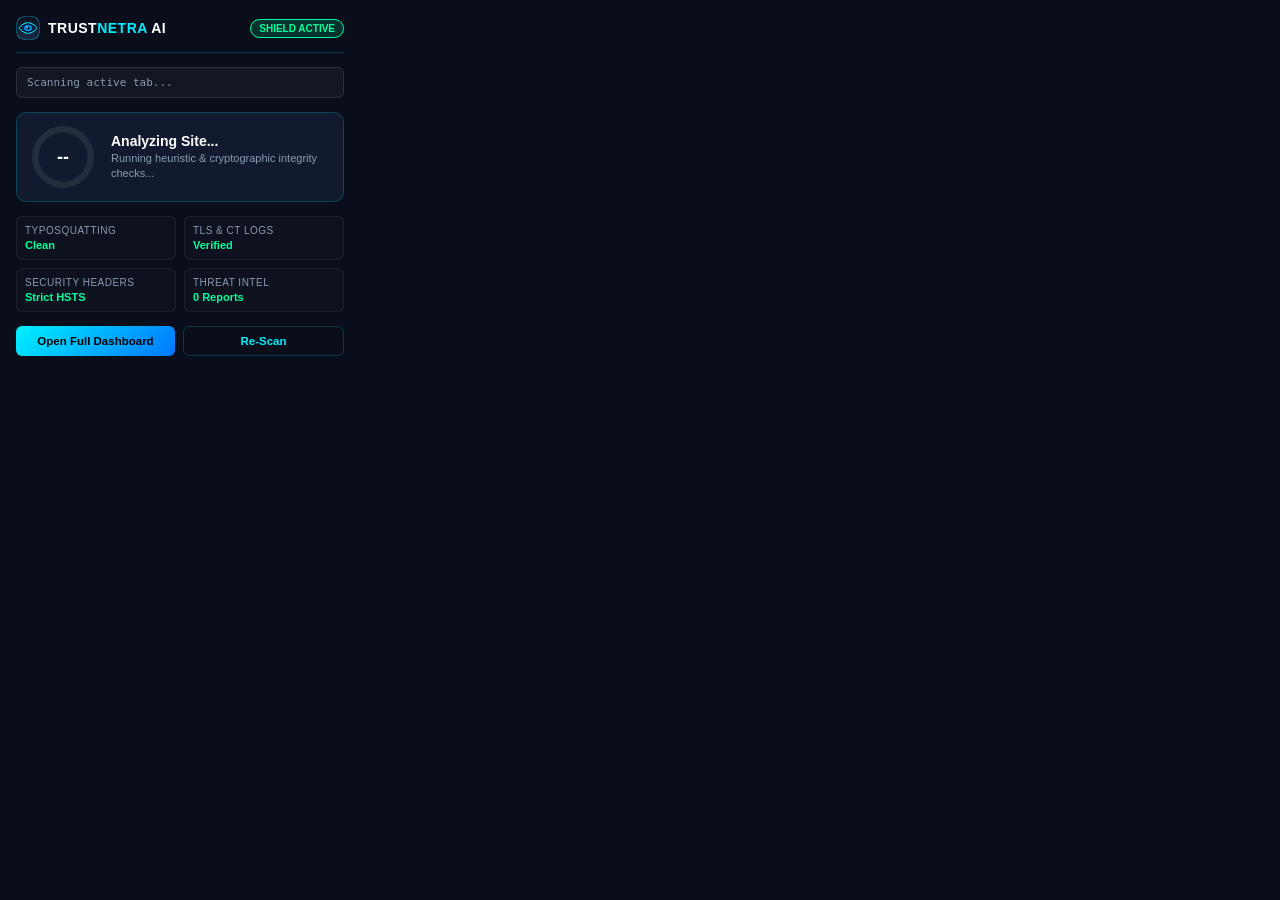
<file: extension/popup.html>
<!DOCTYPE html>
<html lang="en">
<head>
  <meta charset="UTF-8">
  <title>TrustNetra AI Shield</title>
  <style>
    :root {
      --bg: #090e1a;
      --card: #111a2e;
      --cyan: #00f0ff;
      --blue: #0077ff;
      --danger: #ff2a5f;
      --success: #00ff9d;
      --warning: #ffb700;
      --text: #ffffff;
      --text-dim: #8b9bb4;
      --border: rgba(0, 240, 255, 0.2);
    }
    * { margin: 0; padding: 0; box-sizing: border-box; font-family: -apple-system, BlinkMacSystemFont, 'Segoe UI', Roboto, sans-serif; }
    body {
      width: 360px;
      background: var(--bg);
      color: var(--text);
      padding: 16px;
      overflow-x: hidden;
    }
    .header {
      display: flex;
      align-items: center;
      justify-content: space-between;
      border-bottom: 1px solid var(--border);
      padding-bottom: 12px;
      margin-bottom: 14px;
    }
    .logo-box {
      display: flex;
      align-items: center;
      gap: 8px;
    }
    .logo-icon {
      width: 26px;
      height: 26px;
      background: linear-gradient(135deg, var(--cyan), var(--blue));
      border-radius: 6px;
      display: flex;
      align-items: center;
      justify-content: center;
      font-weight: 900;
      font-size: 14px;
      color: #000;
    }
    .logo-title {
      font-weight: 800;
      font-size: 14px;
      letter-spacing: 0.5px;
    }
    .logo-title span { color: var(--cyan); }
    .status-pill {
      font-size: 10px;
      font-weight: 700;
      padding: 3px 8px;
      border-radius: 12px;
      background: rgba(0, 255, 157, 0.15);
      color: var(--success);
      border: 1px solid var(--success);
    }

    /* Target URL */
    .url-chip {
      background: rgba(255, 255, 255, 0.04);
      border: 1px solid rgba(255, 255, 255, 0.1);
      border-radius: 6px;
      padding: 8px 10px;
      font-size: 11px;
      font-family: monospace;
      color: var(--text-dim);
      white-space: nowrap;
      overflow: hidden;
      text-overflow: ellipsis;
      margin-bottom: 14px;
    }
    .url-chip span { color: var(--cyan); font-weight: 600; }

    /* Score gauge container */
    .score-banner {
      display: flex;
      align-items: center;
      gap: 16px;
      background: var(--card);
      border: 1px solid var(--border);
      border-radius: 10px;
      padding: 12px 14px;
      margin-bottom: 14px;
    }
    .gauge-circle {
      position: relative;
      width: 64px;
      height: 64px;
      display: flex;
      align-items: center;
      justify-content: center;
      flex-shrink: 0;
    }
    .gauge-circle svg {
      width: 100%;
      height: 100%;
      transform: rotate(-90deg);
    }
    .gauge-circle circle {
      fill: none;
      stroke-width: 6;
      stroke-linecap: round;
    }
    .gauge-bg { stroke: rgba(255, 255, 255, 0.08); }
    .gauge-val {
      stroke: var(--success);
      stroke-dasharray: 163;
      stroke-dashoffset: 20;
      transition: stroke-dashoffset 0.8s ease, stroke 0.4s ease;
    }
    .gauge-text {
      position: absolute;
      font-size: 18px;
      font-weight: 800;
      color: #fff;
    }

    .verdict-info h4 {
      font-size: 14px;
      font-weight: 700;
      margin-bottom: 2px;
    }
    .verdict-info p {
      font-size: 11px;
      color: var(--text-dim);
      line-height: 1.4;
    }

    /* Pillars mini-grid */
    .mini-grid {
      display: grid;
      grid-template-columns: 1fr 1fr;
      gap: 8px;
      margin-bottom: 14px;
    }
    .mini-card {
      background: rgba(255, 255, 255, 0.02);
      border: 1px solid rgba(255, 255, 255, 0.06);
      border-radius: 6px;
      padding: 8px;
    }
    .mini-card .label {
      font-size: 10px;
      color: var(--text-dim);
      text-transform: uppercase;
      letter-spacing: 0.5px;
      margin-bottom: 3px;
    }
    .mini-card .val {
      font-size: 11px;
      font-weight: 700;
    }

    .emudhra-alert {
      background: rgba(255, 42, 95, 0.1);
      border-left: 3px solid var(--danger);
      padding: 8px 10px;
      border-radius: 4px;
      font-size: 10.5px;
      color: #ff9cb4;
      line-height: 1.4;
      margin-bottom: 12px;
      display: none;
    }

    /* Buttons */
    .btn-row {
      display: flex;
      gap: 8px;
    }
    .btn {
      flex: 1;
      padding: 8px 12px;
      border-radius: 6px;
      font-size: 11.5px;
      font-weight: 700;
      cursor: pointer;
      border: none;
      transition: all 0.2s ease;
      text-align: center;
      text-decoration: none;
      display: inline-block;
    }
    .btn-primary {
      background: linear-gradient(135deg, var(--cyan), var(--blue));
      color: #000;
    }
    .btn-primary:hover {
      box-shadow: 0 0 12px rgba(0, 240, 255, 0.5);
    }
    .btn-outline {
      background: transparent;
      border: 1px solid var(--border);
      color: var(--cyan);
    }
    .btn-outline:hover {
      background: rgba(0, 240, 255, 0.08);
    }
  </style>
</head>
<body>

  <div class="header">
    <div class="logo-box">
      <img src="icon48.png" style="width:24px; height:24px; border-radius:6px;" alt="Logo" />
      <div class="logo-title">TRUST<span>NETRA</span> AI</div>
    </div>
    <div class="status-pill" id="statusBadge">SHIELD ACTIVE</div>
  </div>

  <div class="url-chip" id="currentUrl">Scanning active tab...</div>

  <div class="score-banner">
    <div class="gauge-circle">
      <svg viewBox="0 0 60 60">
        <circle class="gauge-bg" cx="30" cy="30" r="26"></circle>
        <circle class="gauge-val" id="gaugeRing" cx="30" cy="30" r="26"></circle>
      </svg>
      <div class="gauge-text" id="scoreNumber">--</div>
    </div>
    <div class="verdict-info">
      <h4 id="verdictHeadline">Analyzing Site...</h4>
      <p id="verdictSub">Running heuristic & cryptographic integrity checks...</p>
    </div>
  </div>

  <div class="emudhra-alert" id="emudhraAlert">
    ⚠️ <strong>TLS Audit Warning:</strong> Certificate chain contains attributes flagged under the eMudhra duplicate key / weak CA generation anomaly list.
  </div>

  <div class="mini-grid">
    <div class="mini-card">
      <div class="label">Typosquatting</div>
      <div class="val" id="typoResult" style="color: var(--success);">Clean</div>
    </div>
    <div class="mini-card">
      <div class="label">TLS & CT Logs</div>
      <div class="val" id="certResult" style="color: var(--success);">Verified</div>
    </div>
    <div class="mini-card">
      <div class="label">Security Headers</div>
      <div class="val" id="headersResult" style="color: var(--success);">Strict HSTS</div>
    </div>
    <div class="mini-card">
      <div class="label">Threat Intel</div>
      <div class="val" id="intelResult" style="color: var(--success);">0 Reports</div>
    </div>
  </div>

  <div class="btn-row">
    <button class="btn btn-primary" id="openDashboardBtn">Open Full Dashboard</button>
    <button class="btn btn-outline" id="recheckBtn">Re-Scan</button>
  </div>

  <script src="popup.js"></script>
</body>
</html>
</file>
<file: styles.css>
@import "https://fonts.googleapis.com/css2?family=Inter+Tight:wght@300;400;500;600;700&family=JetBrains+Mono:wght@400;500&family=Orbitron:wght@900&display=swap";
:root{--bg:#eef0f6;--surface:#fff;--surface-2:#e6e8f1;--surface-3:#dcdfea;--ink:#0b0c10;--ink-2:#2b2e38;--muted:#6b7080;--line:#0b0c101a;--inverse:#0b0c10;--on-inverse:#fff;--signal:#2448ff;--signal-hover:#1631db;--on-signal:#fff;--stage:#07080c;--shadow:0 24px 70px #0b0c141f;--focus:#5c78ff;--ok:#0f7a4f;--ok-bg:#dcf3e8;--warn:#9a5b00;--warn-bg:#fdefd4;--bad:#c41e2b;--bad-bg:#fde3e5;--crit:#fff;--crit-bg:#a3122a;--info:#1d3fe6;--info-bg:#e1e6ff;--unk:#4b5163;--unk-bg:#e3e5ee;--font:"Inter Tight", system-ui, -apple-system, "Segoe UI", sans-serif;--mono:"JetBrains Mono", ui-monospace, monospace;--page-x:clamp(20px, 3.6vw, 56px);--maxw:1600px;--r-xl:28px;--r-lg:22px;--r-md:16px;--r-sm:12px;--ease:cubic-bezier(.16, 1, .3, 1);--ease-io:cubic-bezier(.65, 0, .35, 1);--lightningcss-light:initial;--lightningcss-dark: ;color-scheme:light}[data-theme=dark]{--bg:#07080c;--surface:#12141b;--surface-2:#1a1d27;--surface-3:#232735;--ink:#eef0f7;--ink-2:#c9ccd8;--muted:#8b90a2;--line:#ffffff17;--inverse:#eef0f7;--on-inverse:#07080c;--signal:#4a68ff;--signal-hover:#6b84ff;--stage:#030407;--shadow:0 24px 80px #0000008c;--focus:#7f95ff;--ok:#5fe0a7;--ok-bg:#34d39921;--warn:#f5c463;--warn-bg:#f5b94221;--bad:#ff7b84;--bad-bg:#ff4d5724;--crit:#fff;--crit-bg:#b3172f;--info:#9aabff;--info-bg:#4a68ff29;--unk:#aab0c2;--unk-bg:#ffffff12;--lightningcss-light: ;--lightningcss-dark:initial;color-scheme:dark}*{box-sizing:border-box}html{-webkit-text-size-adjust:100%;scroll-padding-top:110px}html.lenis,html.lenis body{height:auto}.lenis.lenis-smooth{scroll-behavior:auto!important}.lenis.lenis-smooth [data-lenis-prevent]{overscroll-behavior:contain}.lenis.lenis-stopped{overflow:hidden}body{background:var(--bg);color:var(--ink);font-family:var(--font);-webkit-font-smoothing:antialiased;transition:background .4s var(--ease), color .4s var(--ease);margin:0;font-size:16px;line-height:1.5}a{color:inherit;text-decoration:none}button,input,textarea,select{font:inherit;color:inherit}button{cursor:pointer;background:0 0;border:0;padding:0}button:disabled{cursor:not-allowed;opacity:.5}h1,h2,h3,h4,p{margin:0}h1,h2,h3{letter-spacing:-.015em;font-weight:400;line-height:1.06}ul,ol{margin:0;padding:0;list-style:none}img{max-width:100%;display:block}::selection{background:var(--signal);color:#fff}:focus-visible{outline:2px solid var(--focus);outline-offset:3px;border-radius:8px}.sr-only{clip:rect(0, 0, 0, 0);white-space:nowrap;border:0;width:1px;height:1px;margin:-1px;padding:0;position:absolute;overflow:hidden}.skip-link{z-index:200;background:var(--inverse);color:var(--on-inverse);border-radius:999px;padding:12px 18px;position:fixed;top:-80px;left:16px}.skip-link:focus{top:12px}.container{width:100%;max-width:var(--maxw);padding:0 var(--page-x);margin:0 auto}.eyebrow{letter-spacing:.09em;text-transform:uppercase;color:var(--muted);font-size:12px;font-weight:600}.muted{color:var(--muted)}.mono{font-family:var(--mono);font-size:.86em}.wrap{overflow-wrap:anywhere}.small{font-size:13px}.pill,.round{isolation:isolate;--fill:var(--signal);--fill-ink:#fff;position:relative;overflow:hidden}.pill:before,.round:before{content:"";z-index:-1;aspect-ratio:1;background:var(--fill);visibility:hidden;width:max(260%,120px);transition:top .7s var(--ease), visibility 0s .7s;pointer-events:none;border-radius:43%;animation:2.4s linear infinite paused liquid-spin;position:absolute;top:115%;left:50%;transform:translate(-50%)rotate(0)}.pill:focus-visible:before{visibility:visible;transition-delay:0s;animation-play-state:running;top:-60%}.round:before{width:200%}@keyframes liquid-spin{to{transform:translate(-50%)rotate(360deg)}}.pill{letter-spacing:.04em;text-transform:uppercase;white-space:nowrap;min-height:44px;transition:color .45s var(--ease), border-color .3s var(--ease), transform .22s var(--ease);border:1px solid #0000;border-radius:999px;justify-content:center;align-items:center;gap:10px;padding:0 20px;font-size:13px;font-weight:600;display:inline-flex}.pill:active:not(:disabled){transform:scale(.97)}.pill-dark{background:var(--inverse);color:var(--on-inverse)}.pill-light{background:var(--surface);color:var(--ink);--fill:var(--inverse);--fill-ink:var(--on-inverse)}.pill-signal{background:var(--signal);color:var(--on-signal);--fill:var(--inverse);--fill-ink:var(--on-inverse)}.pill-ghost{border-color:var(--line);color:var(--ink);--fill:var(--inverse);--fill-ink:var(--on-inverse);background:0 0}.pill-sm{min-height:44px;padding:0 14px;font-size:12px}.pill .dot{background:currentColor;border-radius:50%;width:5px;height:5px}.pill.block{width:100%}.round{background:var(--surface);width:44px;height:44px;color:var(--ink);--fill:var(--inverse);--fill-ink:var(--on-inverse);transition:color .4s var(--ease), transform .3s var(--ease);border-radius:50%;place-items:center;display:inline-grid}.round-sm{width:34px;height:34px}.round-bare{background:0 0;width:36px;height:36px}.text-link{color:var(--signal);font-weight:500}@media (hover:hover){.pill:hover:not(:disabled):before,.round:hover:before{visibility:visible;transition-delay:0s;animation-play-state:running;top:-60%}.round:hover:before{top:-40%}.pill:hover:not(:disabled),.round:hover{color:var(--fill-ink)}.pill-ghost:hover:not(:disabled){border-color:#0000}.text-link:hover{text-decoration:underline}.chip:hover{border-color:var(--ink)}.glass:hover{background:#121522db;border-color:#a0b2ff47}.journey-card:hover{transform:translateY(-6px)}.menu-nav a:hover{color:var(--signal);transform:translate(6px)}.menu-quick button:hover{background:var(--surface)}.cta-button:hover{color:#fff;transform:scale(1.04)}.cta-button:hover:before{visibility:visible;transition-delay:0s;animation-play-state:running;top:-50%}.cta-button:hover svg{transform:translate(6px)}.footer-top nav a:hover{opacity:1}.list-rows a:hover .title{color:var(--signal)}.toast-close:hover{opacity:1;background:#7f7f7f26}}.site-header{z-index:50;position:relative}.site-header .container{grid-template-columns:auto 1fr auto;align-items:start;gap:32px;padding-top:30px;padding-bottom:20px;display:grid}.brand{align-items:center;gap:6px;height:44px;display:inline-flex}.brand-mark{object-fit:contain;width:40px;height:40px}.brand-name{font-family:"Orbitron", var(--font);letter-spacing:-.01em;font-size:22px;font-weight:900}.header-tagline{letter-spacing:-.005em;max-width:22ch;padding-top:4px;font-size:clamp(1.15rem,1.9vw,1.9rem);line-height:1.25}.controls-spacer{width:280px;height:44px}.controls{z-index:90;top:30px;right:max(var(--page-x), calc((100vw - var(--maxw)) / 2 + var(--page-x)));align-items:center;gap:8px;display:flex;position:fixed}.menu-panel{z-index:89;top:84px;right:max(var(--page-x), calc((100vw - var(--maxw)) / 2 + var(--page-x)));width:min(340px, calc(100vw - 2 * var(--page-x)));gap:8px;display:grid;position:fixed}.menu-card{background:var(--surface);border-radius:var(--r-md);box-shadow:var(--shadow);transform-origin:top;padding:22px}.menu-nav a{letter-spacing:.01em;text-transform:uppercase;transition:transform .3s var(--ease), color .2s;justify-content:space-between;align-items:center;padding:7px 0;font-size:21px;font-weight:500;display:flex}.menu-nav a .dot{background:currentColor;border-radius:50%;width:6px;height:6px}.menu-quick h3{font-size:28px;line-height:1.08}.menu-quick form{background:var(--surface-2);border-radius:var(--r-sm);align-items:center;margin-top:18px;padding:6px 6px 6px 16px;display:flex}.menu-quick input{background:0 0;border:0;outline:none;flex:1;min-width:0;padding:10px 0;font-size:14px}.menu-quick button{border-radius:10px;place-items:center;width:40px;height:40px;display:grid}.menu-dark{background:var(--inverse);color:var(--on-inverse);text-transform:uppercase;justify-content:space-between;align-items:center;padding:20px 22px;font-size:20px;font-weight:500;display:flex}.menu-scrim{z-index:88;position:fixed;inset:0}.profile-chip span{font-size:15px;font-weight:600}.pill-danger{background:var(--bad);color:#fff;--fill:var(--crit-bg)}.danger-outline{color:var(--bad);border-color:color-mix(in srgb, var(--bad) 40%, transparent);--fill:var(--bad);--fill-ink:#fff}.live-dot{background:var(--ok);width:7px;height:7px;box-shadow:0 0 0 0 var(--ok);border-radius:50%;animation:2s ease-out infinite live}@keyframes live{0%{box-shadow:0 0 0 0 color-mix(in srgb, var(--ok) 60%, transparent)}to{box-shadow:0 0 0 8px #0000}}.profile-chip.signed{background:var(--signal);color:#fff}.toast-region{z-index:400;pointer-events:none;gap:8px;width:min(460px,100vw - 32px);display:grid;position:fixed;top:18px;left:50%;transform:translate(-50%)}.toast{pointer-events:auto;border-radius:var(--r-md);box-shadow:var(--shadow);-webkit-backdrop-filter:blur(16px);backdrop-filter:blur(16px);grid-template-columns:auto 1fr auto;align-items:center;gap:12px;padding:12px 12px 12px 14px;font-size:14px;display:grid}.toast .n-icon{border-radius:50%;place-items:center;width:30px;height:30px;display:grid}.toast-text{gap:2px;display:grid}.toast-text span{opacity:.85;font-size:13px}.toast-close{width:30px;height:30px;color:inherit;opacity:.7;border-radius:50%;place-items:center;display:grid}.inline-status{margin:0;font-size:12.5px;overflow:hidden}.inline-status>span{align-items:center;gap:6px;padding:6px 0 2px;display:flex}.inline-status.is-success{color:var(--ok)}.inline-status.is-error{color:var(--bad)}.inline-status.is-warning{color:var(--warn)}.inline-status.is-info{color:var(--info)}.hero-graph-slot{z-index:1;align-self:stretch;width:100%;min-width:0;min-height:0;position:relative}.evidence-graph{z-index:1;position:absolute;inset:8px 24% 4px 0}.evidence-graph svg{width:100%;height:100%;overflow:visible}.g-edge{fill:none;stroke:#a0b2ff38;stroke-width:1.2px;transition:stroke .3s,stroke-width .3s}.g-edge.lit{stroke:#a0b2ffe6;stroke-width:2px}.g-packet{fill:#a3b3ff;filter:drop-shadow(0 0 4px #4a68ff)}.g-packet.bad{fill:#ff7b84;filter:drop-shadow(0 0 4px #ff4d57)}.g-node{cursor:pointer;outline:none;transition:opacity .3s;animation:6s ease-in-out infinite g-float}.g-node.dim{opacity:.35}.g-node text{fill:#ffffffd1;font-family:var(--mono);letter-spacing:.02em;pointer-events:none;font-size:12px;transition:fill .2s}.g-dot{fill:#fff}.g-halo{fill:#0000;stroke:#0000;transition:fill .3s,stroke .3s}.g-node.tone-bad .g-dot{fill:#ff7b84}.g-node.tone-warn .g-dot{fill:#f5c463}.g-node.tone-ok .g-dot{fill:#5fe0a7}.g-node.on .g-halo,.g-node:focus-visible .g-halo{fill:#4a68ff2e;stroke:#a0b2ff99}.g-node.on text{fill:#fff}@keyframes g-float{0%,to{transform:translateY(0)}50%{transform:translateY(-5px)}}.graph-tip{z-index:2;-webkit-backdrop-filter:blur(12px);backdrop-filter:blur(12px);color:#fff;pointer-events:none;background:#0c0e16e0;border:1px solid #ffffff1f;border-radius:12px;max-width:240px;padding:10px 12px;font-size:12.5px;position:absolute;transform:translate(-50%,18px)}.graph-tip.tone-bad{border-color:#ff7b8480}.graph-tip.tone-ok{border-color:#5fe0a780}.graph-tip.tone-warn{border-color:#f5c46380}@media (max-width:1100px){.evidence-graph{inset:8px 10% 4px 0}}@media (max-width:900px){.hero-graph-slot,.evidence-graph{display:none}}.cyber-cursor{z-index:300;pointer-events:none;width:100vw;height:100vh;position:fixed;inset:0}.cyber-cursor[hidden]{display:none}@media (pointer:coarse),(hover:none){.cyber-cursor{display:none!important}}.tap-feedback{z-index:301;pointer-events:none;width:28px;height:28px;margin:-14px 0 0 -14px;position:fixed}.tap-feedback .tap-ring,.tap-feedback b{pointer-events:none;display:block}.tap-feedback .tap-ring{background:#4a68ff29;border:1.5px solid #4a68fff2;border-radius:50%;font-style:normal;animation:.52s ease-out forwards tap-ring;position:absolute;inset:0}.tap-feedback b{background:#4a68ff;border-radius:.5px;width:4px;height:4px;margin:-2px 0 0 -2px;animation:.5s ease-out forwards tap-packet;position:absolute;top:50%;left:50%;box-shadow:0 0 5px #4a68ffcc}@keyframes tap-ring{0%{opacity:1;transform:scale(.28)}to{opacity:0;transform:scale(2.35)}}@keyframes tap-packet{0%{opacity:1;transform:rotate(var(--tap-a,0deg)) translateY(0)}to{opacity:0;transform:rotate(var(--tap-a,0deg)) translateY(-34px)}}@media (prefers-reduced-motion:reduce){.tap-feedback{display:none}}.route-blur{z-index:250;background:color-mix(in srgb, var(--bg) 14%, transparent);pointer-events:all;position:fixed;inset:0}.slide-group{isolation:isolate;position:relative}.slide-group>button{z-index:1;transition:color .26s var(--ease);position:relative;box-shadow:none!important;background:0 0!important}.slide-pill{z-index:-1;background:var(--surface);border-radius:999px;position:absolute;inset:0;box-shadow:0 1px 4px #0000001f}.hero{padding-top:10px}.hero-title{max-width:12ch;margin:6px 0 clamp(20px,3vw,36px);font-size:clamp(3rem,7.4vw,8rem);line-height:1}.hero-title em{color:var(--signal);font-style:normal}.hero-side{color:var(--ink-2);max-width:40ch;padding-bottom:10px;font-size:clamp(1rem,1.25vw,1.2rem)}.hero-intro{grid-template-columns:minmax(0,1.7fr) minmax(0,1fr);align-items:end;gap:32px;margin-bottom:28px;display:grid}.hero-intro .hero-title{margin:16px 0 0}.intro-eyebrow{letter-spacing:.12em;text-transform:uppercase;color:var(--muted);font-size:12px}.hero-intro-copy{justify-self:end;max-width:34ch;padding-bottom:5px}.hero-intro-copy p{color:var(--ink-2);font-size:clamp(15px,1.25vw,19px);line-height:1.6}.intro-link{border-bottom:1px solid var(--line);justify-content:space-between;align-items:center;gap:24px;min-height:44px;margin-top:14px;font-size:14px;display:inline-flex}.hero-art{width:38%;height:56%;position:absolute;top:6%;right:0;overflow:hidden}.signal-horizon{pointer-events:none;z-index:0;position:absolute;inset:0;overflow:hidden}.signal-horizon:before{content:"";background:radial-gradient(at 50% 0,#4a68ff21,#0000 65%);border-top:1px solid #94a9ff47;border-radius:50%;width:150%;height:90%;position:absolute;top:51%;left:-25%;transform:rotate(-7deg);box-shadow:0 -18px 70px -30px #87a0ff80}.signal-horizon span{background:linear-gradient(#0000,#94a9ff1f,#0000);width:1px;height:70%;position:absolute;top:0;transform:rotate(8deg)}.signal-horizon span:first-child{left:30%}.signal-horizon span:nth-child(2){left:67%}.signal-horizon span:nth-child(3){left:88%}.intro-caption{color:var(--muted);justify-content:space-between;align-items:center;gap:16px;padding:14px 2px 0;font-size:12px;display:flex}.intro-caption a{min-height:44px;color:var(--ink-2);align-items:center;gap:12px;display:inline-flex}.veriq-intro{scroll-margin-top:100px}.intro-heading{border-bottom:1px solid var(--line);grid-template-columns:minmax(0,1fr) minmax(0,1fr);gap:24px;margin-bottom:clamp(30px,4vw,60px);padding-bottom:24px;display:grid}.intro-heading>p:last-child{max-width:44ch;color:var(--ink-2);font-size:clamp(17px,1.8vw,24px);line-height:1.5}.stage{border-radius:var(--r-xl);background:radial-gradient(120% 90% at 70% 30%, #151a2e 0%, var(--stage) 62%);color:#fff;isolation:isolate;position:relative;overflow:hidden}.gl-host{z-index:0;position:absolute;inset:0}.gl-host canvas{opacity:0;width:100%;height:100%;transition:opacity .9s var(--ease);display:block}.gl-host[data-ready=true] canvas{opacity:1}.gl-fallback{background:radial-gradient(60% 60% at 70% 40%,#2448ff8c,#0000 70%),radial-gradient(40% 50% at 25% 70%,#ffffff1f,#0000 70%);position:absolute;inset:0}.hero-stage{flex-direction:column;justify-content:flex-end;min-height:clamp(560px,74vh,820px);padding:clamp(16px,2.4vw,32px);display:flex}.landing-hero-stage.hero-stage{grid-template-rows:minmax(320px,1fr) auto;grid-template-columns:minmax(0,1fr);align-content:stretch;justify-items:start;gap:12px;min-height:clamp(640px,80vh,900px);display:grid}.stage-top{letter-spacing:.09em;text-transform:uppercase;color:#ffffffb8;z-index:1;pointer-events:none;justify-content:space-between;font-size:12px;font-weight:600;display:flex;position:absolute;top:clamp(16px,2.4vw,30px);left:clamp(16px,2.4vw,32px);right:clamp(16px,2.4vw,32px)}.hero-stage .composer{z-index:2;max-width:880px;position:relative}.landing-hero-stage .composer{align-self:end;max-width:min(680px,100%)}.landing-hero-stage .textarea{min-height:104px;max-height:168px}.hero-stage.investigation-stage{min-height:clamp(420px,52vh,560px)}.investigation-art{width:46%;position:absolute;inset:0 0 0 auto;overflow:hidden}.investigation-content{z-index:2;grid-template-columns:minmax(0,1fr);gap:10px;width:100%;min-width:0;max-width:880px;display:grid;position:relative}.scroll-row{letter-spacing:.09em;text-transform:uppercase;grid-template-columns:repeat(5,1fr);align-items:center;padding:14px 0 0;font-size:12px;font-weight:600;display:grid}.scroll-row span{justify-self:center}.scroll-row span:first-child{justify-self:start}.scroll-row span:last-child{justify-self:end}.composer{background:var(--surface);color:var(--ink);border-radius:var(--r-lg);box-shadow:var(--shadow);width:100%;min-width:0;max-width:100%;padding:10px}.composer>*,.composer-row>*{min-width:0}.tabs{background:var(--surface-2);overscroll-behavior-x:contain;scrollbar-width:none;border-radius:999px;gap:2px;min-width:0;max-width:100%;padding:4px;display:inline-flex;overflow-x:auto}.tabs::-webkit-scrollbar{display:none}.tabs button{min-height:44px;color:var(--muted);transition:background .22s var(--ease), color .22s;border-radius:999px;flex:none;padding:0 16px;font-size:13px;font-weight:500}.tabs button[aria-selected=true]{background:var(--surface);color:var(--ink);box-shadow:0 1px 4px #0000001f}.composer .tabs{margin:4px 4px 10px}.composer-row{gap:8px;display:flex}.field{border-radius:var(--r-sm);background:var(--surface-2);border:1.5px solid #0000;flex:1;align-items:center;gap:12px;min-width:0;padding:0 16px;transition:border-color .2s;display:flex}.field:focus-within{border-color:var(--signal)}.field[data-invalid=true]{border-color:var(--bad)}.field input{background:0 0;border:0;outline:none;flex:1;min-width:0;padding:15px 0;font-size:16px}.input,.textarea{background:var(--surface-2);border-radius:var(--r-sm);border:1.5px solid #0000;outline:none;width:100%;padding:13px 16px;font-size:15px;transition:border-color .2s}.input:focus,.textarea:focus{border-color:var(--signal)}.input[aria-invalid=true],.textarea[aria-invalid=true]{border-color:var(--bad)}.textarea{resize:vertical;min-height:140px;line-height:1.5}.composer-foot{color:var(--muted);flex-wrap:wrap;justify-content:space-between;align-items:center;gap:10px;padding:10px 8px 4px;font-size:12px;display:flex}.chips{flex-wrap:wrap;align-items:center;gap:6px;display:flex}.chip{border:1px solid var(--line);min-height:44px;color:var(--ink-2);border-radius:999px;padding:0 12px;font-size:12px;transition:border-color .2s,background .2s}.progress{grid-template-columns:repeat(5,1fr);gap:6px;margin-top:10px;display:grid}.progress li{background:var(--surface-2);color:var(--muted);border-radius:10px;padding:10px 12px;font-size:12px;position:relative;overflow:hidden}.progress li[data-state=done]{color:var(--ink)}.progress li[data-state=active]{color:var(--ink);background:var(--info-bg)}.progress li[data-state=active]:after{content:"";background:linear-gradient(90deg, transparent, var(--signal), transparent);height:2px;animation:1.3s linear infinite sweep;position:absolute;bottom:0;left:0;right:0}@keyframes sweep{0%{transform:translate(-100%)}to{transform:translate(100%)}}.section{padding-top:clamp(80px,11vw,160px)}.statement{max-width:16ch;font-size:clamp(2.2rem,4.6vw,4.8rem);line-height:1.08}.statement-grid{grid-template-columns:minmax(0,7fr) minmax(0,5fr);align-items:center;gap:10px;display:grid}.addr-demo{background:var(--surface);border-radius:var(--r-xl);box-shadow:var(--shadow);gap:14px;padding:clamp(20px,2.4vw,32px);display:grid}.addr-bar{background:var(--surface-2);min-height:48px;font-family:var(--mono);color:var(--ok);border-radius:999px;align-items:center;gap:10px;padding:0 16px;font-size:13px;display:flex;position:relative;overflow:hidden}.addr-bar span{color:var(--ink);text-overflow:ellipsis;white-space:nowrap;overflow:hidden}.addr-scan{width:70px;animation:addr-scan 2.6s var(--ease-io) infinite;background:linear-gradient(90deg,#0000,#4a68ff59,#0000);position:absolute;top:0;bottom:0}@keyframes addr-scan{0%{left:-80px}to{left:100%}}.addr-checks{gap:6px;display:grid}.addr-checks li{border-radius:var(--r-sm);background:var(--surface-2);opacity:.25;animation:addr-in 3.6s var(--ease) infinite;justify-content:space-between;align-items:center;padding:12px 16px;font-size:14px;display:flex}.addr-checks li b{text-transform:uppercase;letter-spacing:.06em;font-size:12px;font-weight:600}.addr-checks li.ok b{color:var(--ok)}.addr-checks li.bad b{color:var(--bad)}.addr-verdict{opacity:.25;animation:addr-in 3.6s var(--ease) infinite}@keyframes addr-in{0%,8%{opacity:.25;transform:translateY(6px)}18%,88%{opacity:1;transform:none}to{opacity:.25}}.section-head{justify-content:space-between;align-items:end;gap:24px;margin-bottom:28px;display:flex}.section-head h2{font-size:clamp(2rem,4vw,4rem)}.journey{grid-template-columns:repeat(5,minmax(0,1fr));gap:10px;display:grid}.journey-card{background:var(--surface);border-radius:var(--r-lg);min-height:290px;transition:transform .5s var(--ease), background .3s;flex-direction:column;gap:14px;padding:22px;display:flex}.journey-card .num{color:var(--signal);font-size:13px;font-weight:600}.journey-card h3{font-size:28px}.journey-art{border-radius:var(--r-md);background:var(--surface-2);flex:1;place-items:center;min-height:110px;display:grid;overflow:hidden}.art{fill:none;width:86%;max-width:180px;height:auto;stroke:var(--signal);stroke-width:2px;stroke-linecap:round;stroke-linejoin:round}.art .a-frame{fill:var(--surface)}.art .a-lock{stroke:var(--ok)}.art .a-type{fill:var(--signal);stroke:none;transform-box:fill-box;transform-origin:0;animation:3.2s steps(8,end) infinite type}.art .t2{animation-delay:.5s}.art .t3{animation-delay:1s}.art .a-caret{fill:var(--ink);stroke:none;animation:1s step-end infinite blink}@keyframes type{0%{transform:scaleX(0)}40%,to{transform:scaleX(1)}}@keyframes blink{50%{opacity:0}}.art-radar .a-ring{opacity:.35}.art-radar .a-cross{opacity:.18}.art-radar .a-sweep{transform-origin:80px 48px;animation:3s linear infinite spin}.art-radar .a-sweep path{fill:var(--signal);stroke:none;opacity:.25}.art .a-blip{fill:var(--signal);stroke:none;animation:3s ease-out infinite blip}.art .a-blip.b2{animation-delay:1.4s}.art .a-blip.b3{animation-delay:.8s}.art .threat{fill:var(--bad)!important;stroke:var(--bad)!important}@keyframes spin{to{transform:rotate(360deg)}}@keyframes blip{0%{opacity:0}10%{opacity:1}70%,to{opacity:0}}.art-graph .a-edge{opacity:.35;animation:2.4s ease-in-out infinite glow}@keyframes glow{0%,to{opacity:.25}50%{opacity:.8}}.art-graph .a-node{fill:var(--surface);transform-box:fill-box;transform-origin:50%;animation:pulse 2.1s var(--ease) infinite}@keyframes pulse{0%,to{transform:scale(1)}30%{fill:var(--signal);transform:scale(1.35)}}.art-gauge .a-seg{stroke-width:7px}.art-gauge .ok{stroke:var(--ok)}.art-gauge .warn{stroke:var(--warn)}.art-gauge .bad{stroke:var(--bad)}.art-gauge .a-needle{transform-origin:80px 80px;animation:needle 3.4s var(--ease) infinite}.art-gauge .a-needle line{stroke:var(--ink);stroke-width:2.5px}.art-gauge .a-hub{fill:var(--ink);stroke:none}@keyframes needle{0%,to{transform:rotate(-70deg)}45%,70%{transform:rotate(52deg)}}.art-ledger .a-block{fill:var(--surface)}.art-ledger .a-block.live{animation:seal 3s var(--ease) infinite}.art-ledger .a-link{animation:1.8s ease-in-out infinite glow}.art-ledger .a-check{stroke:var(--ok);stroke-width:3px;stroke-dasharray:30;animation:draw 3s var(--ease) infinite}@keyframes draw{0%,20%{stroke-dashoffset:30px}50%,to{stroke-dashoffset:0}}@keyframes seal{0%,20%{stroke:var(--signal)}50%,to{stroke:var(--ok)}}.journey-card p{color:var(--muted);margin-top:8px;font-size:14px}.views-stage{flex-direction:column;justify-content:space-between;min-height:clamp(620px,80vh,860px);padding:clamp(20px,3vw,44px);display:flex}.views-stage h2{z-index:1;max-width:14ch;font-size:clamp(2.2rem,5vw,5.4rem);position:relative}.views-art{pointer-events:none;width:46%;height:60%;position:absolute;top:0;right:1%;overflow:hidden}.views-grid{z-index:1;grid-template-columns:repeat(3,minmax(0,1fr));gap:10px;display:grid;position:relative}.glass{z-index:1;-webkit-backdrop-filter:blur(20px)saturate(1.2);border-radius:var(--r-md);transition:background .3s var(--ease), border-color .3s var(--ease);background:#0c0e18b8;border:1px solid #ffffff1a;padding:20px;position:relative}.glass.solid{background:#090b13e0}.stream-shade{z-index:0;pointer-events:none;background:linear-gradient(#0304078c 0%,#03040726 35%,#030407a6 100%);position:absolute;inset:0}.empty-stream{color:#ffffffd9;grid-template-columns:1fr!important}.glass h3{font-size:22px}.view-card{grid-template-columns:112px minmax(0,1fr);align-items:center;gap:16px;display:grid}.view-art{color:#a3b3ff;background:#ffffff0d;border-radius:12px;place-items:center;height:56px;display:grid}.case-art{color:var(--signal);border-radius:var(--r-md);background:var(--surface-2);place-items:center;height:84px;margin-bottom:6px;display:grid}.glyph{fill:none;stroke:currentColor;stroke-width:1.6px;stroke-linecap:round;stroke-linejoin:round;width:100px;height:auto}.glyph text{fill:currentColor;stroke:none;font-family:var(--mono);font-size:9px}.glyph-lookalike .bad-frame{stroke:var(--bad);animation:2.2s ease-in-out infinite glow}.glyph-lookalike .swap{fill:var(--bad)}.glyph-cert .chain{animation:2s ease-in-out infinite glow}.glyph-cert .leaf{stroke:var(--ok);animation:seal 3s var(--ease) infinite}.glyph-page .field{fill:currentColor;stroke:none;opacity:.35}.glyph-page .leak{stroke:var(--bad);stroke-dasharray:60;stroke-dashoffset:60px;animation:draw-leak 2.6s var(--ease) infinite}.glyph-page .dest{stroke:var(--bad)}@keyframes draw-leak{0%,15%{stroke-dashoffset:60px}60%,to{stroke-dashoffset:0}}.glyph-message .otp{fill:currentColor;stroke:none;animation:1.8s ease-in-out infinite glow}.glyph-message .alert{fill:var(--warn);stroke:none;transform-box:fill-box;transform-origin:50%;animation:pulse 2s var(--ease) infinite}.glyph-feed .row{fill:currentColor;stroke:none;opacity:.3;animation:2.8s ease-in-out infinite feed}.glyph-feed .row.hit{fill:var(--bad)}@keyframes feed{0%,to{opacity:.25}40%{opacity:.95}}.glyph-corr .edge{animation:2.4s ease-in-out infinite glow}.glyph-corr circle{fill:#ffffff0f}.glyph-corr .hub{fill:var(--bad);stroke:var(--bad);transform-box:fill-box;transform-origin:50%;animation:pulse 2.2s var(--ease) infinite}.stream-stage{grid-template-rows:auto 1fr auto;gap:24px;min-height:clamp(560px,70vh,760px);padding:clamp(20px,3vw,44px);display:grid}.stream-top{z-index:1;flex-wrap:wrap;justify-content:space-between;align-items:flex-start;gap:16px;display:flex;position:relative}.stream-top h2{max-width:11ch;font-size:clamp(2.2rem,5vw,5.4rem)}.meta-chip.glass-chip{color:#f4f6ff;-webkit-backdrop-filter:blur(12px);backdrop-filter:blur(12px);background:#202436;border:1px solid #46506a}.stream-stats{z-index:1;grid-template-columns:repeat(4,minmax(0,1fr));align-self:end;gap:10px;display:grid;position:relative}.stream-stat strong{letter-spacing:-.02em;font-size:clamp(2.4rem,4.4vw,4.2rem);font-weight:300;line-height:1.05;display:block}.stream-stat span{color:#ffffffb8;margin-top:10px;font-size:13px;display:block}.stream-feed{z-index:1;grid-template-columns:minmax(0,1fr);gap:8px;max-width:640px;display:grid;position:relative}.stream-item{grid-template-columns:auto minmax(0,1fr) auto;align-items:center;gap:12px;padding:12px 16px;font-size:14px;display:grid}.muted-on-dark{color:#fff9;font-size:12px}.glass p{color:#ffffffb8;margin-top:6px;font-size:13px}.cases{grid-template-columns:repeat(3,minmax(0,1fr));gap:10px;display:grid}.case{background:var(--surface);border-radius:var(--r-lg);flex-direction:column;gap:10px;min-height:200px;padding:26px;display:flex}.case h3{font-size:26px}.case p{color:var(--muted);font-size:14px}.case .risk{align-self:flex-start;margin-top:auto}@media (max-width:900px){.cases{grid-template-columns:repeat(2,minmax(0,1fr))}}@media (max-width:640px){.cases{grid-template-columns:minmax(0,1fr);place-items:center}.case{width:100%;max-width:480px}}.integrity{grid-template-columns:minmax(0,6fr) minmax(0,6fr);align-items:stretch;gap:10px;display:grid}.integrity-copy{background:var(--surface);border-radius:var(--r-xl);flex-direction:column;justify-content:center;gap:22px;padding:clamp(24px,3.4vw,48px);display:flex}.integrity-copy h2{font-size:clamp(2rem,3.8vw,3.8rem)}.integrity-copy p{color:var(--ink-2);max-width:44ch}.integrity-copy .actions{flex-wrap:wrap;gap:8px;display:flex}.proof-stage{flex-direction:column;justify-content:center;min-height:460px;padding:clamp(20px,3vw,40px);display:flex}.proof-art{width:56%;height:100%;position:absolute;top:0;right:0;overflow:hidden}.proof-flow{z-index:1;gap:8px;width:min(44%,320px);display:grid;position:relative}@media (max-width:1100px){.proof-stage{justify-content:flex-end;min-height:520px}.proof-flow{width:100%;max-width:420px}}.proof-step{border-radius:var(--r-md);align-items:center;gap:14px;padding:14px 16px;display:flex}.proof-step .icon{background:#ffffff24;border-radius:50%;flex-shrink:0;place-items:center;width:38px;height:38px;display:grid}.proof-step strong{font-weight:500;display:block}.proof-step span{color:#ffffffb3;font-size:13px}.cta-stage{justify-content:space-between;align-items:flex-end;gap:24px;min-height:clamp(460px,64vh,680px);padding:clamp(24px,4vw,56px);display:flex}.cta-art{width:46%;height:60%;position:absolute;top:0;right:0;overflow:hidden}.cta-stage h2{z-index:1;max-width:11ch;font-size:clamp(2.8rem,7.4vw,8rem);position:relative}.cta-button{z-index:1;isolation:isolate;aspect-ratio:1;color:#0b0c10;letter-spacing:.08em;text-transform:uppercase;width:clamp(110px,11vw,160px);transition:color .45s var(--ease), transform .6s var(--ease);background:#fff;border-radius:50%;flex-shrink:0;align-content:center;place-items:center;gap:6px;font-size:12px;font-weight:600;display:grid;position:relative;overflow:hidden}.cta-button:before{content:"";z-index:-1;aspect-ratio:1;background:var(--signal);visibility:hidden;width:220%;transition:top .8s var(--ease), visibility 0s .8s;border-radius:43%;animation:2.6s linear infinite paused liquid-spin;position:absolute;top:110%;left:50%;transform:translate(-50%)}.cta-button svg{transition:transform .5s var(--ease)}.site-footer{margin-top:10px}.footer-inner{background:var(--inverse);color:var(--on-inverse);border-radius:var(--r-xl) var(--r-xl) 0 0;gap:clamp(16px,2vw,26px);padding:clamp(22px,2.6vw,36px);display:grid}.footer-top{flex-wrap:wrap;justify-content:space-between;gap:24px;display:flex}.footer-top nav{letter-spacing:.06em;text-transform:uppercase;flex-wrap:wrap;gap:22px;font-size:13px;font-weight:600;display:flex}.footer-top nav a{opacity:.75;align-items:center;min-height:44px;display:inline-flex}.footer-word{letter-spacing:.01em;font-size:clamp(2.6rem,9vw,7.5rem);font-weight:600;line-height:.95}.footer-note{opacity:.6;font-size:13px}.page{padding-bottom:80px}.page-head{flex-wrap:wrap;justify-content:space-between;align-items:end;gap:24px;margin:8px 0 28px;display:flex}.page-head h1{font-size:clamp(2.6rem,5.6vw,5.6rem)}.page-head p{color:var(--ink-2);max-width:52ch;margin-top:12px}.layout-main{grid-template-columns:minmax(0,8fr) minmax(0,4fr);align-items:start;gap:10px;display:grid}.stack{grid-template-columns:minmax(0,1fr);align-content:start;gap:10px;display:grid}.card{background:var(--surface);border-radius:var(--r-lg);padding:clamp(20px,2.2vw,30px)}.card-head{justify-content:space-between;align-items:center;gap:12px;margin-bottom:16px;display:flex}.card-head h2{letter-spacing:-.01em;font-size:24px}.kv{grid-template-columns:minmax(0,1fr);display:grid}.kv>div{border-top:1px solid var(--line);justify-content:space-between;gap:16px;padding:11px 0;font-size:14px;display:flex}.kv>div:first-child{border-top:0}.kv dt,.kv .k{color:var(--muted);flex-shrink:0}.kv dd{text-align:right;overflow-wrap:anywhere;margin:0}.list-rows a,.list-rows .row{border-top:1px solid var(--line);justify-content:space-between;align-items:center;gap:12px;padding:12px 0;font-size:14px;display:flex}.list-rows>:first-child{border-top:0}.empty{text-align:center;color:var(--muted);background:var(--surface-2);border-radius:var(--r-md);padding:28px;font-size:14px}.status{align-items:center;gap:8px;font-size:13px;display:inline-flex}.status:before{content:"";background:var(--unk);border-radius:50%;width:7px;height:7px}.status.on:before{background:var(--ok)}.status.off:before{background:var(--warn)}.risk{letter-spacing:.02em;white-space:nowrap;border-radius:999px;align-items:center;gap:7px;min-height:30px;padding:0 12px;font-size:12px;font-weight:600;display:inline-flex}.risk-low_risk{background:var(--ok-bg);color:var(--ok)}.risk-suspicious{background:var(--warn-bg);color:var(--warn)}.risk-high_risk{background:var(--bad-bg);color:var(--bad)}.risk-confirmed_malicious{background:var(--crit-bg);color:var(--crit)}.risk-inconclusive{background:var(--unk-bg);color:var(--unk)}.sev{text-transform:uppercase;letter-spacing:.05em;border-radius:999px;flex-shrink:0;align-items:center;min-height:22px;padding:0 9px;font-size:11px;font-weight:600;display:inline-flex}.sev-critical{background:var(--crit-bg);color:var(--crit)}.sev-high{background:var(--bad-bg);color:var(--bad)}.sev-medium{background:var(--warn-bg);color:var(--warn)}.sev-low{background:var(--info-bg);color:var(--info)}.sev-info{background:var(--unk-bg);color:var(--unk)}.tag{background:var(--surface-2);min-height:22px;color:var(--muted);border-radius:999px;align-items:center;padding:0 9px;font-size:11px;display:inline-flex}.notice{border-radius:var(--r-md);grid-template-columns:auto 1fr;align-items:start;gap:4px 14px;padding:16px 18px;font-size:14px;display:grid}.notice .n-icon{border-radius:50%;grid-row:span 2;place-items:center;width:32px;height:32px;display:grid}.notice strong{font-weight:600}.notice p{color:inherit;opacity:.88}.notice .n-actions{flex-wrap:wrap;grid-column:2;align-items:center;gap:8px;margin-top:8px;display:flex}.notice .n-ref{font-family:var(--mono);opacity:.7;grid-column:2;margin-top:4px;font-size:11px}.tone-error{background:var(--bad-bg);color:var(--bad)}.tone-error .n-icon{background:var(--bad);color:var(--surface)}.tone-warning{background:var(--warn-bg);color:var(--warn)}.tone-warning .n-icon{background:var(--warn);color:var(--surface)}.tone-info{background:var(--info-bg);color:var(--info)}.tone-info .n-icon{background:var(--info);color:var(--surface)}.tone-success{background:var(--ok-bg);color:var(--ok)}.tone-success .n-icon{background:var(--ok);color:var(--surface)}.notice .pill-sm{border-color:currentColor}.field-error{color:var(--bad);align-items:center;gap:6px;margin-top:8px;font-size:13px;display:flex}.verdict{grid-template-columns:minmax(0,7fr) minmax(0,5fr);gap:10px;display:grid}.verdict-main{background:var(--surface);border-radius:var(--r-xl);flex-direction:column;gap:18px;padding:clamp(24px,3vw,44px);display:flex}.verdict-main h1{font-size:clamp(3rem,7vw,7rem)}.verdict-subject{font-family:var(--mono);color:var(--muted);overflow-wrap:anywhere;font-size:13px}.verdict-summary{color:var(--ink-2);max-width:52ch;font-size:clamp(1.05rem,1.3vw,1.25rem)}.meta-chips{flex-wrap:wrap;gap:6px;display:flex}.meta-chip{background:var(--surface-2);border-radius:999px;align-items:center;gap:6px;min-height:32px;padding:0 12px;font-size:13px;display:inline-flex}.meta-chip span{color:var(--muted)}.verdict-actions{flex-wrap:wrap;gap:8px;margin-top:auto;display:flex}.orb-stage{flex-direction:column;justify-content:space-between;min-height:360px;padding:clamp(20px,2.6vw,32px);display:flex}.orb-stage .orb-top,.orb-stage .orb-bottom{z-index:1;justify-content:space-between;align-items:center;gap:12px;display:flex;position:relative}.orb-score{letter-spacing:-.02em;font-size:clamp(3rem,6vw,5.4rem);font-weight:300;line-height:1.05}.orb-caption{color:#ffffffc7;max-width:26ch;font-size:13px}.dims{grid-template-columns:repeat(4,minmax(0,1fr));gap:10px;margin-top:10px;display:grid}.dim{background:var(--surface);border-radius:var(--r-md);justify-content:space-between;align-items:center;gap:10px;padding:16px 18px;display:flex}.dim span:first-child{font-size:14px;font-weight:500}.d-pill{text-transform:capitalize;border-radius:999px;align-items:center;gap:6px;min-height:26px;padding:0 10px;font-size:12px;font-weight:600;display:inline-flex}.d-clear{background:var(--ok-bg);color:var(--ok)}.d-concern{background:var(--warn-bg);color:var(--warn)}.d-critical{background:var(--bad-bg);color:var(--bad)}.d-unavailable,.d-not_applicable{background:var(--unk-bg);color:var(--unk)}.report-grid{grid-template-columns:minmax(0,8fr) minmax(0,4fr);align-items:start;gap:10px;margin-top:10px;display:grid}.summary-text{letter-spacing:0;font-size:clamp(1.1rem,1.4vw,1.35rem);line-height:1.5}.finding{border-top:1px solid var(--line)}.finding:first-child{border-top:0}.finding-toggle{text-align:left;align-items:center;gap:12px;width:100%;padding:16px 0;display:flex}.finding-toggle .title{flex:1;font-size:16px;font-weight:500}.finding-toggle svg{transition:transform .3s var(--ease);color:var(--muted);flex-shrink:0}.finding[data-open=true] .finding-toggle svg{transform:rotate(45deg)}.finding-body{min-height:0;overflow:hidden}.finding-inner{grid-template-columns:minmax(0,1fr);gap:10px;min-height:0;padding:0 0 18px;font-size:14px;display:grid}.finding-inner .desc{color:var(--ink-2)}.finding-inner .todo{align-items:flex-start;gap:8px;display:flex}.ai-line{border-radius:var(--r-sm);background:var(--info-bg);color:var(--info);align-items:flex-start;gap:8px;padding:10px 12px;display:flex}.evidence{border-radius:var(--r-sm);background:var(--surface-2);grid-template-columns:minmax(0,1fr);gap:4px;padding:12px;display:grid}.evidence div{grid-template-columns:140px minmax(0,1fr);gap:10px;font-size:12px;display:grid}.evidence dt{color:var(--muted)}.evidence dd{font-family:var(--mono);overflow-wrap:anywhere;margin:0}.source-line{color:var(--muted);font-size:12px}.actions-list li{border-top:1px solid var(--line);align-items:flex-start;gap:10px;padding:10px 0;font-size:14px;display:flex}.actions-list li:first-child{border-top:0}.actions-list .n{background:var(--surface-2);border-radius:50%;flex-shrink:0;place-items:center;width:22px;height:22px;font-size:11px;font-weight:600;display:grid}.source-row{border-top:1px solid var(--line);justify-content:space-between;align-items:center;gap:10px;padding:10px 0;font-size:14px;display:flex}.source-row:first-child{border-top:0}.tab-panel{padding-top:2px}.chain{grid-template-columns:minmax(0,1fr);gap:8px;display:grid}.cert{border-radius:var(--r-sm);background:var(--surface-2);gap:4px;padding:14px 16px;font-size:13px;display:grid}.cert-top{justify-content:space-between;align-items:center;gap:8px;display:flex}.cert .mono{color:var(--muted);overflow-wrap:anywhere;font-size:12px}.path{grid-template-columns:minmax(0,1fr);gap:6px;display:grid}.hop{border-radius:var(--r-sm);background:var(--surface-2);grid-template-columns:52px minmax(0,1fr) auto;align-items:center;gap:10px;padding:10px 14px;font-size:13px;display:grid}.hop .code{font-family:var(--mono);font-weight:500}.hop .url{font-family:var(--mono);overflow-wrap:anywhere;font-size:12px}.table{border-collapse:collapse;width:100%;font-size:13px}.table th,.table td{text-align:left;border-top:1px solid var(--line);vertical-align:top;padding:10px 8px}.table thead th{color:var(--muted);border-top:0;font-size:12px;font-weight:500}.table td.mono{font-family:var(--mono);overflow-wrap:anywhere;font-size:12px}.indicator{border-radius:var(--r-sm);background:var(--surface-2);justify-content:space-between;align-items:center;gap:10px;padding:10px 14px;font-size:13px;display:flex}.indicator .value{font-family:var(--mono);overflow-wrap:anywhere;font-size:12px}.excerpt{white-space:pre-wrap;border-radius:var(--r-sm);background:var(--surface-2);max-height:220px;padding:14px 16px;font-size:14px;overflow:auto}.check{cursor:pointer;align-items:center;gap:10px;margin:12px 0;font-size:14px;display:flex}.check input{width:18px;height:18px;accent-color:var(--signal)}.auth-layout{grid-template-columns:minmax(0,6fr) minmax(0,5fr);gap:10px;min-height:calc(100svh - 140px);display:grid}.auth-visual{flex-direction:column;justify-content:flex-end;min-height:520px;padding:clamp(24px,3vw,44px);display:flex}.auth-art{position:absolute;inset:0 0 36%}.auth-visual h1{z-index:1;max-width:10ch;font-size:clamp(2.6rem,5.4vw,5.6rem);position:relative}.auth-visual p{z-index:1;color:#ffffffbf;max-width:40ch;margin-top:16px;position:relative}.auth-card{background:var(--surface);border-radius:var(--r-xl);flex-direction:column;gap:18px;padding:clamp(24px,3vw,44px);display:flex}.auth-card h2{font-size:34px}.auth-form{grid-template-columns:minmax(0,1fr);gap:12px;display:grid}.auth-form label{gap:6px;font-size:13px;font-weight:500;display:grid}.label-row{justify-content:space-between;align-items:center;display:flex}.oauth{grid-template-columns:1fr 1fr;gap:8px;display:grid}.oauth .pill{text-transform:none;letter-spacing:0;font-size:14px;font-weight:500}.divider{color:var(--muted);text-transform:uppercase;letter-spacing:.08em;align-items:center;gap:12px;font-size:12px;display:flex}.divider:before,.divider:after{content:"";background:var(--line);flex:1;height:1px}.strength{grid-template-columns:repeat(4,1fr);gap:4px;display:grid}.strength i{background:var(--surface-3);border-radius:4px;height:4px;transition:background .3s}.strength[data-level="1"] i:nth-child(-n+1){background:var(--bad)}.strength[data-level="2"] i:nth-child(-n+2){background:var(--warn)}.strength[data-level="3"] i:nth-child(-n+3){background:var(--info)}.strength[data-level="4"] i{background:var(--ok)}.profile-hero{grid-template-columns:minmax(0,8fr) minmax(0,4fr);gap:10px;display:grid}.identity{background:var(--surface);border-radius:var(--r-xl);grid-template-columns:auto minmax(0,1fr);align-items:center;gap:28px;padding:clamp(24px,3vw,40px);display:grid}.avatar{aspect-ratio:1;background:var(--stage);isolation:isolate;border-radius:50%;width:clamp(110px,12vw,160px);position:relative;overflow:hidden}.avatar-ring{background:conic-gradient(#2448ff,#0b0c10 35%,#4a68ff 55%,#0b0c10 80%,#2448ff);animation:6s linear infinite spin;position:absolute;inset:0}.avatar-ring:after{content:"";background:radial-gradient(circle at 35% 30%,#1d2550,#07080c 70%);border-radius:50%;position:absolute;inset:6px}.avatar .initials{z-index:1;color:#fff;letter-spacing:.02em;place-items:center;font-size:clamp(2.4rem,4vw,3.6rem);font-weight:500;display:grid;position:absolute;inset:0}.avatar img{object-fit:cover;z-index:2;width:100%;height:100%;position:absolute;inset:0}.identity h1{font-size:clamp(2.2rem,4.4vw,4.4rem)}.identity .meta-chips{margin-top:14px}.name-edit{align-items:center;gap:8px;margin-top:4px;display:flex}.name-edit .input{max-width:320px}.mini-stage{flex-direction:column;justify-content:space-between;min-height:100%;padding:26px;display:flex}.mini-stage>*{z-index:1;position:relative}.stats{grid-template-columns:repeat(4,minmax(0,1fr));gap:10px;margin-top:10px;display:grid}.stat{background:var(--surface);border-radius:var(--r-lg);padding:22px}.stat strong{letter-spacing:-.02em;margin-top:18px;font-size:clamp(2.4rem,4vw,3.6rem);font-weight:300;line-height:1.05;display:block}.mobile-stat-jump{display:none}.owned-investigation{min-width:0}.owned-investigation>a{border-top:0;justify-content:space-between;align-items:center;gap:12px;padding:16px 0;display:flex}.owned-investigation+.owned-investigation{border-top:1px solid var(--line)}.remove-submission{min-height:44px;margin-bottom:14px}#your-investigations{scroll-margin-top:110px}@media (max-width:720px){.desktop-stat-label{display:none}.mobile-stat-jump{border-radius:inherit;margin:-22px;padding:22px;display:block}.mobile-stat-jump>.small{margin-top:12px;display:block}.mobile-stat-jump:focus-visible{outline:2px solid var(--signal);outline-offset:3px}}.dist{background:var(--surface-2);border-radius:999px;height:14px;display:flex;overflow:hidden}.dist i{height:100%;transition:width .9s var(--ease);display:block}.legend{grid-template-columns:repeat(auto-fill,minmax(150px,1fr));gap:8px;margin-top:16px;display:grid}.legend div{border-radius:var(--r-sm);background:var(--surface-2);justify-content:space-between;align-items:center;gap:8px;padding:10px 12px;font-size:13px;display:flex}.legend b{font-weight:600}.swatch{border-radius:50%;width:9px;height:9px;margin-right:8px;display:inline-block}.spark{grid-template-columns:repeat(14,1fr);align-items:end;gap:4px;height:96px;margin-top:8px;display:grid}.spark i{background:var(--signal);opacity:.9;min-height:4px;transition:height .9s var(--ease);border-radius:4px;display:block}.spark i[data-zero=true]{background:var(--surface-3)}.provider{border-top:1px solid var(--line);justify-content:space-between;align-items:center;gap:12px;padding:12px 0;display:flex}.provider:first-child{border-top:0}.provider-block{border-top:1px solid var(--line)}.provider-block>.provider{border-top:0}.provider-block .inline-status>span{padding:0 0 10px 48px}.provider .who{align-items:center;gap:12px;font-size:14px;display:flex}.provider .logo{background:var(--surface-2);border-radius:50%;place-items:center;width:36px;height:36px;display:grid}.segmented{background:var(--surface-2);border-radius:999px;gap:2px;padding:4px;display:inline-flex}.segmented button{min-height:34px;color:var(--muted);border-radius:999px;align-items:center;gap:6px;padding:0 14px;font-size:13px;display:inline-flex}.segmented button[aria-pressed=true]{background:var(--surface);color:var(--ink);box-shadow:0 1px 4px #0000001f}.entry{border-top:1px solid var(--line);gap:10px;padding:18px 0;display:grid}.entry:first-child{border-top:0;padding-top:0}.entry-head{flex-wrap:wrap;justify-content:space-between;align-items:center;gap:12px;display:flex}.ind-chips{flex-wrap:wrap;gap:6px;display:flex}.ind-chips span{font-family:var(--mono);background:var(--surface-2);border-radius:999px;padding:4px 10px;font-size:11px}.cluster{border-radius:var(--r-md);background:var(--surface-2);gap:8px;padding:16px;font-size:14px;display:grid}.cluster+.cluster{margin-top:8px}.dropzone{border:1.5px dashed var(--line);border-radius:var(--r-lg);text-align:center;background:var(--surface-2);justify-items:center;gap:10px;padding:36px 24px;transition:border-color .2s,background .2s;display:grid}.dropzone[data-drag=true]{border-color:var(--signal);background:var(--info-bg)}.form-grid{grid-template-columns:1fr 1fr;gap:10px;display:grid}.form-grid label{color:var(--muted);gap:6px;font-size:13px;display:grid}.form-grid .input{font-family:var(--mono);font-size:13px}.verdict-box{border-radius:var(--r-lg);gap:12px;padding:26px;display:grid}.verdict-box h2{font-size:clamp(2rem,3.6vw,3.2rem)}.center-page{place-items:center;min-height:70vh;display:grid}.error-card{background:var(--surface);border-radius:var(--r-xl);gap:16px;width:100%;max-width:560px;padding:clamp(28px,4vw,48px);display:grid}.error-card h1{font-size:clamp(2.4rem,5vw,4rem)}.error-card .code{font-family:var(--mono);color:var(--muted);font-size:12px}@media (max-width:1280px){.journey{grid-template-columns:repeat(3,minmax(0,1fr))}}@media (max-width:1100px){.hero-intro{grid-template-columns:minmax(0,1.4fr) minmax(0,1fr);gap:24px}.hero-art{width:40%;height:55%;top:7%}.journey,.views-grid,.cases,.dims,.stats{grid-template-columns:repeat(2,minmax(0,1fr))}.header-tagline{display:none}.views-stage{grid-template-columns:minmax(0,1fr) 220px;grid-template-areas:"heading visual""cards cards";align-content:start;gap:24px 16px;min-height:560px;display:grid}.views-stage h2{grid-area:heading;align-self:center}.views-art{grid-area:visual;width:220px;height:240px;position:relative;inset:auto}.views-grid{grid-area:cards}.stream-stage{min-height:500px}.cta-stage{min-height:420px}.proof-stage{grid-template-columns:minmax(0,1fr);align-content:start;gap:12px;min-height:400px;display:grid}.proof-art{width:100%;height:240px;position:relative;inset:auto}.orb-stage{min-height:300px}.auth-visual{min-height:340px}.controls{background:color-mix(in srgb, var(--bg) 94%, transparent);-webkit-backdrop-filter:blur(16px);border-radius:999px;padding:5px}}@media (max-width:900px){.landing-hero-stage.hero-stage{grid-template-rows:auto auto;justify-items:stretch;gap:12px;min-height:0;padding:18px;display:grid}.landing-hero-stage .hero-art{width:100%;height:280px;position:relative;inset:auto}.landing-hero-stage .stage-top{display:none}.landing-hero-stage .composer{place-self:stretch center;width:100%;max-width:min(640px,100%)}.layout-main,.report-grid,.verdict,.integrity,.profile-hero,.auth-layout{grid-template-columns:minmax(0,1fr)}.hero-stage.investigation-stage{grid-template-columns:minmax(0,1fr);align-content:start;gap:10px;min-height:0;padding:16px;display:grid}.investigation-art{width:100%;height:230px;position:relative;inset:auto}.investigation-content{width:100%;max-width:640px;margin-inline:auto}.investigation-stage .stage-top{display:none}.cta-stage{grid-template-columns:minmax(0,1fr) 200px;grid-template-areas:"title art""action art";align-items:start;gap:20px;min-height:0;display:grid}.cta-stage h2{grid-area:title}.cta-stage .cta-button{grid-area:action}.cta-art{grid-area:art;align-self:center;width:200px;height:220px;position:relative;inset:auto}.hero-stage{min-height:620px}.statement-grid{grid-template-columns:minmax(0,1fr);justify-items:center;gap:26px}.statement-grid>*{width:100%;max-width:560px}.statement{max-width:22ch;margin-inline:auto}.addr-demo{width:100%;max-width:560px;margin-inline:auto}.section{padding-top:clamp(64px,9vw,110px)}.scroll-row{display:none}.views-stage h2,.stream-top h2{max-width:18ch}}@media (max-width:720px){.hero-intro{grid-template-columns:minmax(0,1fr);gap:18px;margin-bottom:20px}.hero-intro-copy{justify-self:start;max-width:42ch}.hero-intro-copy p{font-size:15px}.hero-intro .hero-title{margin-top:12px}.intro-eyebrow{letter-spacing:.08em;font-size:12px}.intro-caption>span{display:none}.intro-caption{justify-content:center;padding-top:8px}.intro-heading{grid-template-columns:minmax(0,1fr);gap:12px;margin-bottom:28px;padding-bottom:20px}.statement-grid>:first-child{text-align:center;flex-direction:column;align-items:center;display:flex}.statement{text-align:center}.landing-hero-stage .hero-art{height:clamp(180px,55vw,260px)}.landing-hero-stage .composer{max-width:100%}.hero-stage.investigation-stage .investigation-art{height:170px}.site-header .container{grid-template-columns:auto 1fr;gap:16px;padding-top:22px}.controls{top:22px}.controls .hide-sm{display:none}.controls-spacer{width:0}.menu-panel{top:76px}.hero{padding-top:4px}.hero-stage{min-height:660px}.stage-top{display:none}.composer-row{flex-direction:column}.composer-row .pill{width:100%}.composer .tabs{width:calc(100% - 8px);max-width:calc(100% - 8px);display:flex}.composer .tabs button{flex:1 1 0;padding:0 6px;font-size:12px}.chips{scrollbar-width:none;scroll-snap-type:x proximity;flex-wrap:nowrap;width:100%;min-width:0;overflow-x:auto}.chips::-webkit-scrollbar{display:none}.chip{scroll-snap-align:start;flex:none}.composer-foot{flex-direction:column;align-items:stretch;gap:8px}.progress{grid-template-columns:1fr 1fr}.journey,.cases,.stats{grid-template-columns:minmax(0,1fr)}.journey{gap:8px}.journey-card{border-radius:16px;grid-template-columns:20px 68px minmax(0,1fr);align-items:center;gap:10px;min-height:104px;padding:14px;display:grid}.journey-top{align-self:start;padding-top:3px}.journey-card .num{font-size:11px}.journey-art{border-radius:12px;height:64px;min-height:64px}.journey-art .art{width:92%}.journey .journey-card h3{font-size:19px;line-height:1.15}.journey .journey-card p{margin-top:6px;font-size:12px;line-height:1.45}.views-stage{grid-template-columns:minmax(0,1fr) 120px;gap:14px 8px;padding:18px}.views-art{width:120px;height:128px}.views-grid{grid-template-columns:repeat(2,minmax(0,1fr));gap:8px}.views-grid .view-card{-webkit-backdrop-filter:none;background:#0c0e18;border-radius:13px;grid-template-columns:minmax(0,1fr);align-content:start;align-items:start;gap:10px;min-width:0;padding:13px}.views-grid .view-art{border-radius:8px;width:64px;height:34px}.views-grid .view-art .glyph{width:54px}.views-grid .view-card h3{min-height:38px;font-size:16px;line-height:1.2}.views-grid .view-card p{margin-top:3px;font-size:12px;line-height:1.45}.case{min-height:0;padding:20px}.views-stage,.stream-stage{min-height:0}.stream-stats{grid-template-columns:1fr 1fr}.cta-stage{flex-direction:column;grid-template-columns:minmax(0,1fr) 112px;grid-template-areas:"title art""action art";align-items:flex-start;gap:18px 10px;min-height:0;padding:24px;display:grid}.cta-stage h2{grid-area:title}.cta-stage .cta-button{grid-area:action;width:104px}.cta-art{grid-area:art;align-self:center;width:112px;height:180px;position:relative;inset:auto}.proof-stage{min-height:0;padding:18px}.proof-art{height:148px}.identity{grid-template-columns:minmax(0,1fr);gap:20px}.evidence div{grid-template-columns:minmax(0,1fr);gap:2px}.form-grid,.oauth{grid-template-columns:minmax(0,1fr)}.hop{grid-template-columns:44px minmax(0,1fr)}.hop .tag{display:none}.section-head{flex-direction:column;align-items:flex-start;gap:12px}.section{padding-top:52px}.section-head{margin-bottom:18px}.footer-top{gap:18px}.footer-top nav{grid-template-columns:repeat(2,minmax(0,1fr));gap:0 12px;width:100%;font-size:12px;display:grid}.card-head{flex-wrap:wrap}.card-head .tabs{width:100%}.page-head{margin-bottom:20px}.auth-layout{min-height:0}.auth-visual{grid-template-columns:minmax(0,1fr) 100px;align-content:center;column-gap:8px;min-height:164px;padding:20px;display:grid}.auth-art{grid-area:1/2/3;align-self:center;min-height:108px;position:relative;inset:auto}.auth-visual h1{grid-area:1/1;max-width:12ch;font-size:clamp(1.5rem,6.5vw,2rem);line-height:1.08}.auth-visual p{grid-area:2/1;margin-top:10px;font-size:12px;line-height:1.45}.center-page{min-height:0;padding:32px 0}.table{font-size:12px}.table th,.table td{padding:8px 6px}}@media (max-width:480px){:root{--page-x:16px;--r-xl:22px;--r-lg:18px}.hero-title{max-width:100%;font-size:clamp(2.5rem,13vw,3.4rem)}.statement{max-width:100%;font-size:clamp(1.9rem,9vw,2.4rem)}.section-head h2,.views-stage h2,.stream-top h2,.cta-stage h2{font-size:clamp(1.8rem,8.5vw,2.3rem)}.auth-card h2{font-size:26px}.journey-card h3{font-size:24px}.glass h3{font-size:19px}.view-card{grid-template-columns:72px minmax(0,1fr);gap:12px}.views-stage h2{font-size:clamp(1.65rem,6.8vw,2rem);line-height:1.12}.view-art{height:48px}.glyph{width:64px}.stream-stats{grid-template-columns:1fr 1fr;gap:8px}.stream-stat strong{font-size:2rem}.kv>div{flex-direction:column;align-items:flex-start;gap:2px}.kv dd{text-align:left}.dim{flex-direction:column;align-items:flex-start;gap:6px}.footer-top nav{gap:6px 18px}}@media (max-height:560px) and (orientation:landscape){.hero-stage,.stream-stage,.cta-stage,.proof-stage{min-height:420px}}@media (pointer:coarse){.chip{min-height:44px;padding:0 16px;font-size:13px}.pill-sm,.tabs button{min-height:44px;padding:0 18px}.toast-close{width:40px;height:40px}.menu-nav a{padding:11px 0}.menu-quick button,.round-sm,.round-bare{width:44px;height:44px}.finding-toggle{padding:18px 0}.check{min-height:44px}.check input{width:22px;height:22px}.input,.textarea,.field input,.menu-quick input{font-size:16px}.text-link{margin:0 -4px;padding:15px 4px}.tag{min-height:24px;font-size:12px}.footer-top nav a{align-items:center;min-height:44px;display:inline-flex}.list-rows a,.list-rows .row,.source-row{padding:14px 0}}@media (pointer:fine){a.text-link,button.text-link{align-items:center;min-height:44px;display:inline-flex}}@media (prefers-reduced-motion:reduce){.addr-checks li,.addr-verdict{opacity:1}*,:before,:after{transition-duration:.001ms!important;animation-duration:.001ms!important;animation-iteration-count:1!important}}.legal-document{overflow-wrap:anywhere;max-width:900px;margin:0 auto;padding:36px 0 64px}.legal-document header h1{margin:18px 0;font-size:clamp(2.4rem,7vw,5rem);line-height:1.05}.legal-document p{color:var(--ink-2);margin:16px 0;font-size:16px;line-height:1.75}.legal-document .eyebrow{font-size:12px}.legal-document nav{background:var(--surface);border-radius:var(--r-lg);margin:28px 0;padding:20px 24px}.legal-document nav ol{margin:0;padding-left:22px}.legal-document nav a{min-height:44px;color:var(--signal);align-items:center;display:inline-flex}.legal-document section{margin-top:36px;scroll-margin-top:110px}.legal-document h2{font-size:clamp(1.35rem,4vw,1.9rem);line-height:1.25}.legal-document p a{min-height:44px;color:var(--signal);text-underline-offset:3px;align-items:center;text-decoration:underline;display:inline-flex}.legal-crosslinks{flex-wrap:wrap;align-items:center;gap:12px;display:flex}.legal-crosslinks a{align-items:center;min-height:44px;display:inline-flex}@media print{.controls,.menu-panel,.site-footer,.verdict-actions,.no-print,.orb-stage{display:none!important}body{color:#000;background:#fff}.card,.verdict-main,.dim{break-inside:avoid;border:1px solid #ddd}}


/* ═══════════════════════════════════════════════════════════════════════════
   TRUSTNETRA AI — COMPONENT & RESULT STYLES (VERIQ EDITORIAL THEME)
   ═══════════════════════════════════════════════════════════════════════════ */

/* Results Section & Investigation HUD */
#scanProgress {
  display: none;
  background: var(--surface);
  border: 1px solid var(--line);
  border-radius: var(--r-lg);
  padding: 24px 28px;
  margin: 32px 0;
  box-shadow: var(--shadow);
  animation: fadeIn 0.3s ease;
}

.progress-track {
  width: 100%;
  height: 6px;
  background: var(--surface-2);
  border-radius: 999px;
  overflow: hidden;
  margin: 12px 0 8px;
}

.progress-fill {
  height: 100%;
  width: 0%;
  background: var(--signal);
  border-radius: 999px;
  transition: width 0.35s var(--ease);
}

.progress-head {
  display: flex;
  justify-content: space-between;
  align-items: center;
  font-size: 13px;
  color: var(--muted);
  font-weight: 500;
}

#progressText {
  color: var(--ink);
  font-weight: 600;
  font-size: 14px;
}

#resultsSection, #msgResultCard {
  display: none;
  animation: slideUp 0.4s var(--ease);
  margin: 36px 0;
}

@keyframes slideUp {
  from { opacity: 0; transform: translateY(18px); }
  to { opacity: 1; transform: translateY(0); }
}

@keyframes fadeIn {
  from { opacity: 0; }
  to { opacity: 1; }
}

.result-card {
  background: var(--surface);
  border: 1px solid var(--line);
  border-radius: var(--r-xl);
  padding: 36px;
  box-shadow: var(--shadow);
  display: flex;
  flex-direction: column;
  gap: 28px;
}

.result-header {
  display: grid;
  grid-template-columns: 190px 1fr;
  gap: 32px;
  align-items: center;
}

@media (max-width: 768px) {
  .result-header { grid-template-columns: 1fr; text-align: center; }
}

.score-circle {
  width: 160px;
  height: 160px;
  border-radius: 50%;
  display: flex;
  flex-direction: column;
  align-items: center;
  justify-content: center;
  border: 4px solid var(--ok);
  background: var(--surface-2);
  box-shadow: 0 10px 40px var(--ok-bg);
  margin: 0 auto;
  transition: all 0.4s var(--ease);
}

.score-number {
  font-size: 3.2rem;
  font-family: var(--font);
  font-weight: 700;
  line-height: 1;
  letter-spacing: -0.03em;
  color: var(--ok);
}

.score-label {
  font-size: 11px;
  font-weight: 700;
  letter-spacing: 0.12em;
  text-transform: uppercase;
  color: var(--muted);
  margin-top: 6px;
}

.verdict-badge {
  display: inline-flex;
  align-items: center;
  gap: 8px;
  padding: 6px 14px;
  border-radius: 999px;
  font-size: 12px;
  font-weight: 700;
  letter-spacing: 0.04em;
  text-transform: uppercase;
  width: fit-content;
  margin-bottom: 12px;
}

.badge-danger {
  background: var(--bad-bg);
  color: var(--bad);
  border: 1px solid var(--bad);
}

.badge-warning {
  background: var(--warn-bg);
  color: var(--warn);
  border: 1px solid var(--warn);
}

.badge-success {
  background: var(--ok-bg);
  color: var(--ok);
  border: 1px solid var(--ok);
}

.verdict-headline {
  font-size: clamp(1.6rem, 3.5vw, 2.2rem);
  font-weight: 600;
  line-height: 1.15;
  color: var(--ink);
  letter-spacing: -0.02em;
  margin-bottom: 12px;
}

.verdict-summary {
  font-size: 15px;
  line-height: 1.6;
  color: var(--ink-2);
  margin-bottom: 20px;
}

.advice-banner {
  background: var(--surface-2);
  border-left: 3px solid var(--signal);
  padding: 14px 18px;
  border-radius: var(--r-sm);
  font-size: 14px;
  line-height: 1.5;
  color: var(--ink);
}

/* Factor Pillars Grid */
.pillars-grid {
  display: grid;
  grid-template-columns: repeat(auto-fit, minmax(220px, 1fr));
  gap: 14px;
  margin-top: 10px;
}

.pillar-card {
  background: var(--surface-2);
  border: 1px solid var(--line);
  border-radius: var(--r-md);
  padding: 18px;
  display: flex;
  flex-direction: column;
  gap: 6px;
  transition: transform 0.2s var(--ease), border-color 0.2s var(--ease);
}

.pillar-card:hover {
  transform: translateY(-2px);
  border-color: var(--signal);
}

.pillar-label {
  font-size: 11px;
  text-transform: uppercase;
  letter-spacing: 0.08em;
  color: var(--muted);
  font-weight: 600;
}

.pillar-value {
  font-size: 14px;
  font-weight: 600;
  color: var(--ink);
}

/* SMS Analyzer Details */
.sms-entities-row {
  display: grid;
  grid-template-columns: repeat(auto-fit, minmax(200px, 1fr));
  gap: 12px;
  background: var(--surface-2);
  border-radius: var(--r-md);
  padding: 16px;
  margin: 16px 0;
}

.sms-entity-item {
  display: flex;
  flex-direction: column;
  gap: 4px;
}

.sms-entity-label {
  font-size: 11px;
  text-transform: uppercase;
  letter-spacing: 0.06em;
  color: var(--muted);
}

.sms-entity-val {
  font-family: var(--mono);
  font-size: 13px;
  color: var(--ink);
  word-break: break-all;
}

.sms-tactics-box {
  background: var(--surface-2);
  border-left: 3px solid var(--bad);
  border-radius: var(--r-sm);
  padding: 18px;
  font-size: 14px;
  line-height: 1.7;
  color: var(--ink);
  margin-top: 14px;
}

/* Metadata Strip */
.meta-strip {
  display: flex;
  flex-wrap: wrap;
  gap: 20px;
  padding-top: 18px;
  border-top: 1px solid var(--line);
  font-size: 12px;
  color: var(--muted);
}

.meta-strip span b {
  color: var(--ink);
}

/* Composer Textarea for Message Mode */
.composer-textarea {
  width: 100%;
  min-height: 90px;
  background: transparent;
  border: 0;
  outline: none;
  font-family: var(--font);
  font-size: 15px;
  color: var(--ink);
  resize: vertical;
  padding: 10px 0;
  line-height: 1.5;
}

.composer-textarea::placeholder {
  color: var(--muted);
}


/* ═══════════════════════════════════════════════════════════════════════════
   INCIDENT RESPONSE & TRIAGE ACCORDION (CYBER DEFENSE RECOVERY)
   ═══════════════════════════════════════════════════════════════════════════ */
.triage-section {
  background: var(--surface-2);
  border: 1px solid var(--line);
  border-radius: var(--r-lg);
  padding: 24px;
  display: flex;
  flex-direction: column;
  gap: 16px;
  margin-top: 24px;
}

.triage-head {
  display: flex;
  justify-content: space-between;
  align-items: center;
  flex-wrap: wrap;
  gap: 12px;
}

.emergency-badge {
  background: var(--bad-bg);
  color: var(--bad);
  border: 1px solid var(--bad);
  padding: 6px 14px;
  border-radius: 999px;
  font-size: 13px;
  font-weight: 700;
  display: inline-flex;
  align-items: center;
  gap: 6px;
}

.triage-pills {
  display: flex;
  flex-wrap: wrap;
  gap: 8px;
}

.triage-pill {
  background: var(--surface);
  border: 1px solid var(--line);
  border-radius: 999px;
  padding: 8px 16px;
  font-size: 13px;
  font-weight: 600;
  color: var(--muted);
  cursor: pointer;
  transition: all 0.2s var(--ease);
}

.triage-pill:hover {
  color: var(--ink);
  border-color: var(--signal);
}

.triage-pill.active {
  background: var(--signal);
  color: var(--on-signal);
  border-color: var(--signal);
}

.triage-detail-box {
  background: var(--surface);
  border: 1px solid var(--line);
  border-radius: var(--r-md);
  padding: 18px 22px;
  font-size: 14px;
  line-height: 1.7;
  color: var(--ink);
  animation: fadeIn 0.25s ease;
}

.triage-step-item {
  display: flex;
  gap: 12px;
  margin-bottom: 10px;
  align-items: flex-start;
}

.triage-step-num {
  background: var(--surface-2);
  color: var(--signal);
  font-weight: 700;
  border-radius: 50%;
  width: 24px;
  height: 24px;
  display: flex;
  align-items: center;
  justify-content: center;
  font-size: 12px;
  flex-shrink: 0;
  margin-top: 2px;
}
</file>
